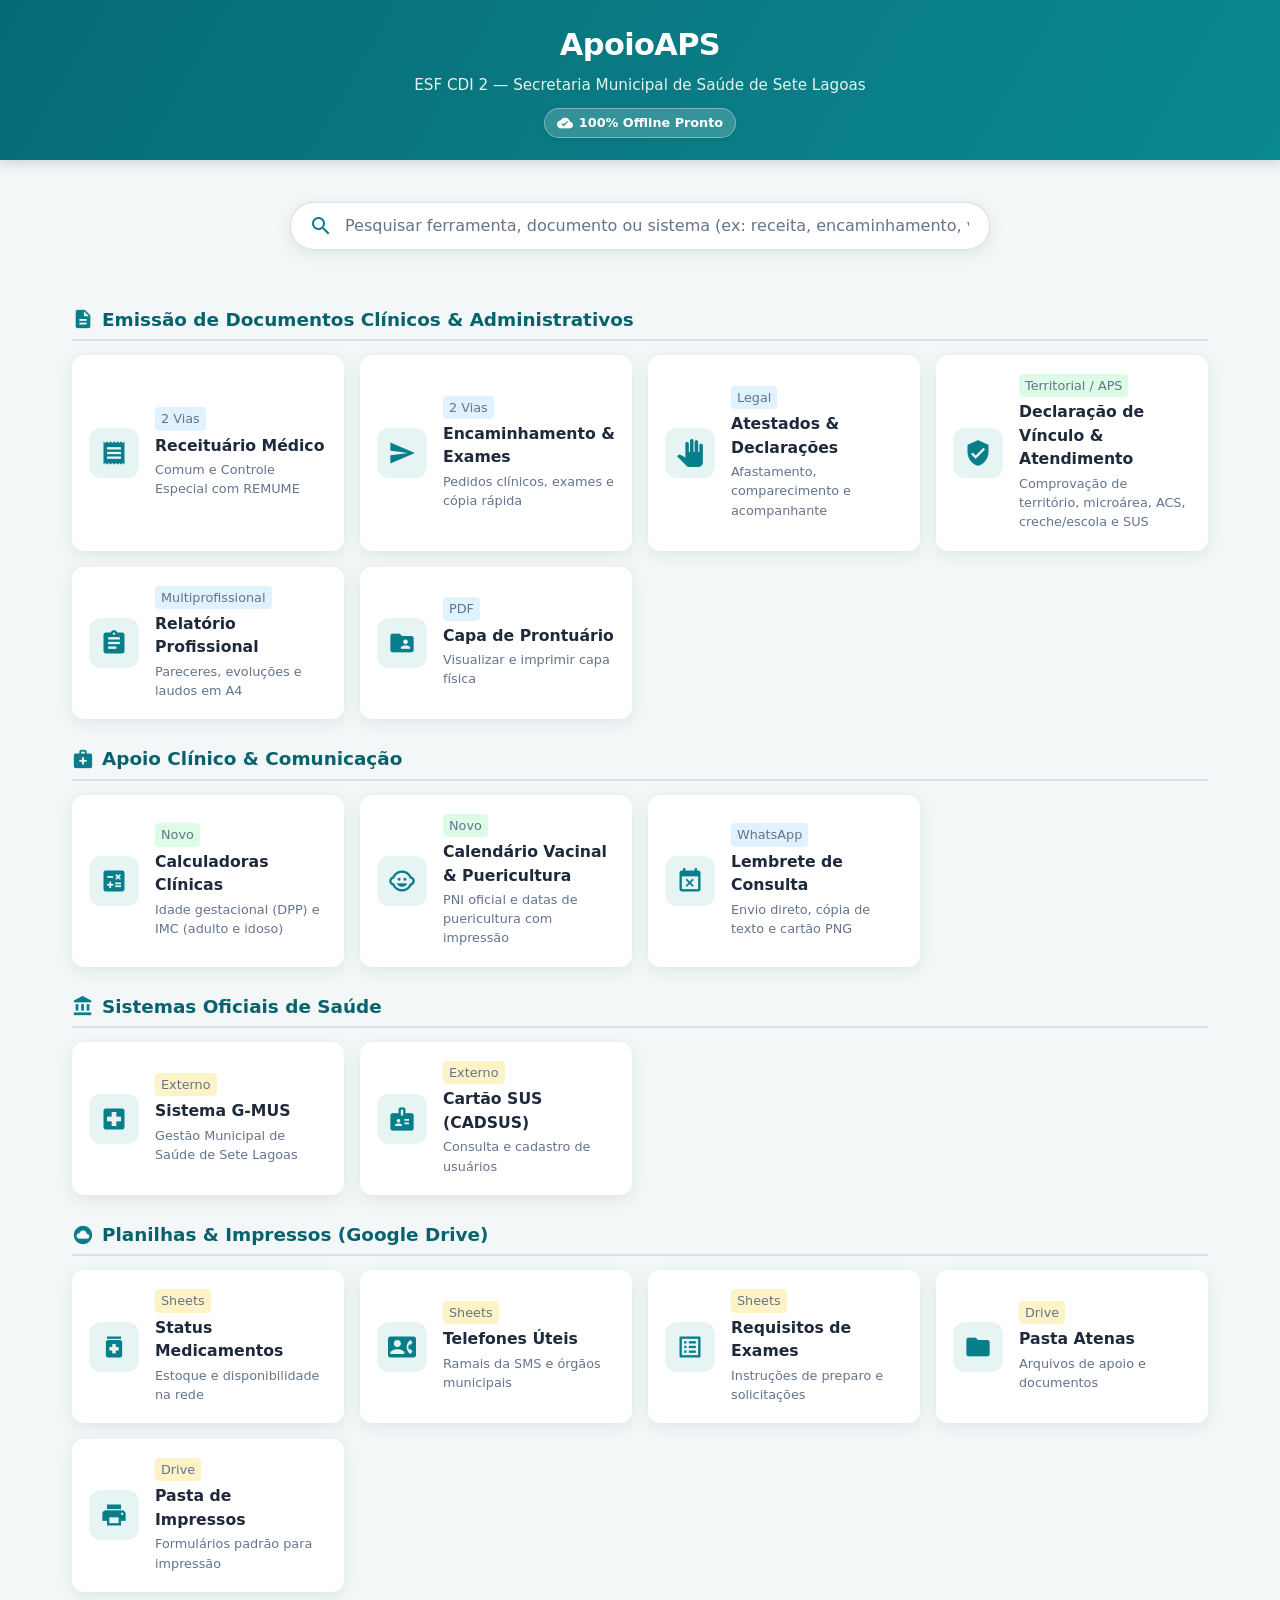
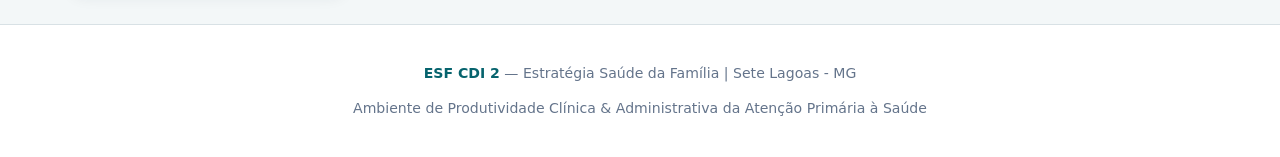
<file: index.html>
<!DOCTYPE html>
<html lang="pt-BR">
<head>
    <meta charset="UTF-8">
    <meta name="viewport" content="width=device-width, initial-scale=1.0">
    <title>ApoioAPS — ESF CDI 2</title>
    
    <link rel="manifest" href="manifest.webmanifest">
    <meta name="theme-color" content="#087e8b">
    <meta name="apple-mobile-web-app-capable" content="yes">
    <meta name="apple-mobile-web-app-status-bar-style" content="default">
    <link rel="icon" type="image/svg+xml" href="assets/icons/icon.svg">
    <link rel="apple-touch-icon" href="assets/icons/icon-192.png">
    
    <link rel="stylesheet" href="assets/css/common.css">
    <link rel="stylesheet" href="assets/css/home.css">
</head>
<body>
    
    <header class="app-bar">
        <h1>ApoioAPS</h1>
        <p>ESF CDI 2 — Secretaria Municipal de Saúde de Sete Lagoas</p>
        <div class="header-actions">
            <span id="statusRedeBadge" class="offline-pill online" title="Status de cache offline">
                <span class="material-icons">cloud_done</span> 100% Offline Pronto
            </span>
        </div>
    </header>

    <main class="container">
        
        <!-- Barra de Busca Rápida -->
        <div class="search-container">
            <div class="quick-search">
                <span class="material-icons" aria-hidden="true">search</span>
                <input type="text" id="filtroCards" placeholder="Pesquisar ferramenta, documento ou sistema (ex: receita, encaminhamento, vínculo, atestado, vacina, cadsus)..." autocomplete="off">
            </div>
        </div>

        <!-- 1. DOCUMENTOS CLÍNICOS & ADMINISTRATIVOS -->
        <div class="section-title-cat" data-category="docs">
            <span class="material-icons">description</span>
            Emissão de Documentos Clínicos & Administrativos
        </div>
        <div class="cards-grid" data-category-grid="docs">
            <a href="Arquivos/receita.html" class="card-item">
                <div class="icon-wrapper"><span class="material-icons">receipt</span></div>
                <div class="text-info">
                    <span class="badge-tag">2 Vias</span>
                    <strong>Receituário Médico</strong>
                    <span>Comum e Controle Especial com REMUME</span>
                </div>
            </a>

            <a href="Arquivos/encaminhamento.html" class="card-item">
                <div class="icon-wrapper"><span class="material-icons">send</span></div>
                <div class="text-info">
                    <span class="badge-tag">2 Vias</span>
                    <strong>Encaminhamento & Exames</strong>
                    <span>Pedidos clínicos, exames e cópia rápida</span>
                </div>
            </a>

            <a href="Arquivos/gerador_atestados.html" class="card-item">
                <div class="icon-wrapper"><span class="material-icons">pan_tool</span></div>
                <div class="text-info">
                    <span class="badge-tag">Legal</span>
                    <strong>Atestados & Declarações</strong>
                    <span>Afastamento, comparecimento e acompanhante</span>
                </div>
            </a>

            <a href="Arquivos/declaracao_vinculo.html" class="card-item">
                <div class="icon-wrapper"><span class="material-icons">verified_user</span></div>
                <div class="text-info">
                    <span class="badge-tag novo">Territorial / APS</span>
                    <strong>Declaração de Vínculo & Atendimento</strong>
                    <span>Comprovação de território, microárea, ACS, creche/escola e SUS</span>
                </div>
            </a>

            <a href="Arquivos/relatorios_funcionarios.html" class="card-item">
                <div class="icon-wrapper"><span class="material-icons">assignment</span></div>
                <div class="text-info">
                    <span class="badge-tag">Multiprofissional</span>
                    <strong>Relatório Profissional</strong>
                    <span>Pareceres, evoluções e laudos em A4</span>
                </div>
            </a>


            <a href="Arquivos/prontuario.html" class="card-item">
                <div class="icon-wrapper"><span class="material-icons">folder_shared</span></div>
                <div class="text-info">
                    <span class="badge-tag">PDF</span>
                    <strong>Capa de Prontuário</strong>
                    <span>Visualizar e imprimir capa física</span>
                </div>
            </a>
        </div>

        <!-- 2. FERRAMENTAS CLÍNICAS & APOIO -->
        <div class="section-title-cat" data-category="ferramentas">
            <span class="material-icons">medical_services</span>
            Apoio Clínico & Comunicação
        </div>
        <div class="cards-grid" data-category-grid="ferramentas">
            <a href="Arquivos/calculadoras.html" class="card-item">
                <div class="icon-wrapper"><span class="material-icons">calculate</span></div>
                <div class="text-info">
                    <span class="badge-tag novo">Novo</span>
                    <strong>Calculadoras Clínicas</strong>
                    <span>Idade gestacional (DPP) e IMC (adulto e idoso)</span>
                </div>
            </a>

            <a href="Arquivos/calendario_vacinal.html" class="card-item">
                <div class="icon-wrapper"><span class="material-icons">child_care</span></div>
                <div class="text-info">
                    <span class="badge-tag novo">Novo</span>
                    <strong>Calendário Vacinal & Puericultura</strong>
                    <span>PNI oficial e datas de puericultura com impressão</span>
                </div>
            </a>

            <a href="Arquivos/whatsapp-marcacao.html" class="card-item">
                <div class="icon-wrapper"><span class="material-icons">event_busy</span></div>
                <div class="text-info">
                    <span class="badge-tag">WhatsApp</span>
                    <strong>Lembrete de Consulta</strong>
                    <span>Envio direto, cópia de texto e cartão PNG</span>
                </div>
            </a>
        </div>

        <!-- 3. SISTEMAS OFICIAIS -->
        <div class="section-title-cat" data-category="sistemas">
            <span class="material-icons">account_balance</span>
            Sistemas Oficiais de Saúde
        </div>
        <div class="cards-grid" data-category-grid="sistemas">
            <a href="https://saude-gmus.setelagoas.mg.gov.br/home" target="_blank" rel="noopener" class="card-item" data-external="true">
                <div class="icon-wrapper"><span class="material-icons">local_hospital</span></div>
                <div class="text-info">
                    <span class="badge-tag externo">Externo</span>
                    <strong>Sistema G-MUS</strong>
                    <span>Gestão Municipal de Saúde de Sete Lagoas</span>
                </div>
            </a>


            <a href="https://cadastro.saude.gov.br/novocartao/restrito/usuarioConsulta.jsp" target="_blank" rel="noopener" class="card-item" data-external="true">
                <div class="icon-wrapper"><span class="material-icons">badge</span></div>
                <div class="text-info">
                    <span class="badge-tag externo">Externo</span>
                    <strong>Cartão SUS (CADSUS)</strong>
                    <span>Consulta e cadastro de usuários</span>
                </div>
            </a>
        </div>

        <!-- 4. PLANILHAS & ARQUIVOS EM NUVEM -->
        <div class="section-title-cat" data-category="arquivos">
            <span class="material-icons">cloud_circle</span>
            Planilhas & Impressos (Google Drive)
        </div>
        <div class="cards-grid" data-category-grid="arquivos">
            <a href="https://docs.google.com/spreadsheets/d/1627GTQGCTu96TJhS93V2tLjXKqd3T-xOIrxEXeFOsmQ/edit?gid=80329976#gid=80329976" target="_blank" rel="noopener" class="card-item" data-external="true">
                <div class="icon-wrapper"><span class="material-icons">medication</span></div>
                <div class="text-info">
                    <span class="badge-tag externo">Sheets</span>
                    <strong>Status Medicamentos</strong>
                    <span>Estoque e disponibilidade na rede</span>
                </div>
            </a>

            <a href="https://docs.google.com/spreadsheets/d/1NS8P3g774y_CAAti-vIdLlaxzapa-eVDKqXVWMTHuME/edit?usp=sharing" target="_blank" rel="noopener" class="card-item" data-external="true">
                <div class="icon-wrapper"><span class="material-icons">contact_phone</span></div>
                <div class="text-info">
                    <span class="badge-tag externo">Sheets</span>
                    <strong>Telefones Úteis</strong>
                    <span>Ramais da SMS e órgãos municipais</span>
                </div>
            </a>

            <a href="https://docs.google.com/spreadsheets/d/1UBiALXCMhoxTtzD1DYX5c7ahg0uitquZPUmWjxNzQs4/edit?gid=0#gid=0" target="_blank" rel="noopener" class="card-item" data-external="true">
                <div class="icon-wrapper"><span class="material-icons">list_alt</span></div>
                <div class="text-info">
                    <span class="badge-tag externo">Sheets</span>
                    <strong>Requisitos de Exames</strong>
                    <span>Instruções de preparo e solicitações</span>
                </div>
            </a>

            <a href="https://drive.google.com/drive/folders/13hhVECNgQnF3P6jBNNRQsLaYz6vKpGHY?usp=sharing" target="_blank" rel="noopener" class="card-item" data-external="true">
                <div class="icon-wrapper"><span class="material-icons">folder</span></div>
                <div class="text-info">
                    <span class="badge-tag externo">Drive</span>
                    <strong>Pasta Atenas</strong>
                    <span>Arquivos de apoio e documentos</span>
                </div>
            </a>

            <a href="https://drive.google.com/drive/folders/1-A2qrW7AIFkBQQsI0XKB9FkKOB4Rw8Y4?usp=sharing" target="_blank" rel="noopener" class="card-item" data-external="true">
                <div class="icon-wrapper"><span class="material-icons">print</span></div>
                <div class="text-info">
                    <span class="badge-tag externo">Drive</span>
                    <strong>Pasta de Impressos</strong>
                    <span>Formulários padrão para impressão</span>
                </div>
            </a>
        </div>

        <div id="noResults" class="no-results">
            Nenhuma ferramenta ou documento encontrado para a busca digitada.
        </div>
        
    </main>

    <footer class="app-footer">
        <p><strong>ESF CDI 2</strong> — Estratégia Saúde da Família | Sete Lagoas - MG</p>
        <p>Ambiente de Produtividade Clínica & Administrativa da Atenção Primária à Saúde</p>
    </footer>

    <script>
        const inputFiltro = document.getElementById('filtroCards');
        const noResults = document.getElementById('noResults');
        const cards = document.querySelectorAll('.card-item');
        const categories = document.querySelectorAll('.section-title-cat');

        function normalizarTexto(txt) {
            return (txt || '').toLowerCase().normalize('NFD').replace(/[\u0300-\u036f]/g, '').trim();
        }

        inputFiltro.addEventListener('input', function() {
            const termo = normalizarTexto(this.value);
            let totalVisiveis = 0;

            cards.forEach(card => {
                const texto = normalizarTexto(card.textContent);
                const corresponde = texto.includes(termo);
                card.style.display = corresponde ? 'flex' : 'none';
                if (corresponde) totalVisiveis++;
            });

            categories.forEach(cat => {
                const catId = cat.dataset.category;
                const grid = document.querySelector(`[data-category-grid="${catId}"]`);
                if (grid) {
                    const visiveisNoGrupo = [...grid.querySelectorAll('.card-item')].some(c => c.style.display !== 'none');
                    cat.style.display = visiveisNoGrupo ? 'flex' : 'none';
                    grid.style.display = visiveisNoGrupo ? 'grid' : 'none';
                }
            });

            noResults.style.display = totalVisiveis === 0 ? 'block' : 'none';
        });
    </script>
    <script src="assets/js/sw-register.js"></script>
</body>
</html>
</file>
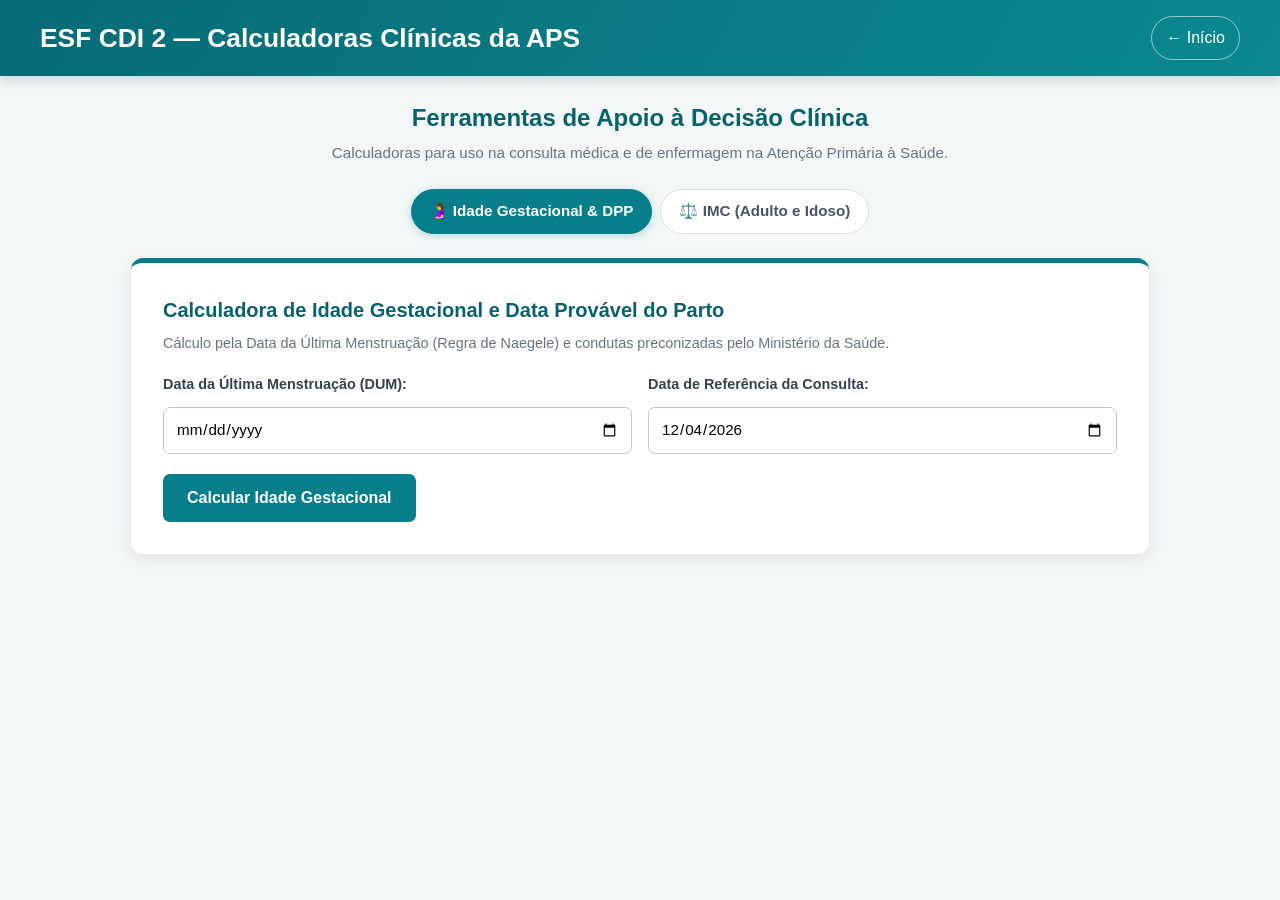
<file: Arquivos/calculadoras.html>
<!DOCTYPE html>
<html lang="pt-BR">
<head>
    <meta charset="UTF-8">
    <meta name="viewport" content="width=device-width, initial-scale=1.0">
    <title>Calculadoras Clínicas — ESF CDI 2</title>
    <link rel="stylesheet" href="../assets/css/common.css">
    <link rel="stylesheet" href="../assets/css/calculadoras.css">
    <script src="../assets/js/calculadoras.js" defer></script>
</head>
<body>

    <header class="app-header">
        <div class="app-header-inner">
            <h1>ESF CDI 2 — Calculadoras Clínicas da APS</h1>
            <a class="home-link" href="../index.html">← Início</a>
        </div>
    </header>

    <main class="calc-container">
        <div class="page-title">
            <h2>Ferramentas de Apoio à Decisão Clínica</h2>
            <p>Calculadoras para uso na consulta médica e de enfermagem na Atenção Primária à Saúde.</p>
        </div>

        <!-- Abas de Navegação -->
        <div class="tabs">
            <button type="button" class="tab-btn active" data-tab="tab-obstetrica">🤰 Idade Gestacional & DPP</button>
            <button type="button" class="tab-btn" data-tab="tab-imc">⚖️ IMC (Adulto e Idoso)</button>
        </div>

        <!-- 1. ABA OBSTÉTRICA -->
        <section id="tab-obstetrica" class="calc-card active">
            <h3>Calculadora de Idade Gestacional e Data Provável do Parto</h3>
            <p class="desc">Cálculo pela Data da Última Menstruação (Regra de Naegele) e condutas preconizadas pelo Ministério da Saúde.</p>
            
            <div class="form-grid">
                <div class="form-group">
                    <label for="dumInput">Data da Última Menstruação (DUM):</label>
                    <input type="date" id="dumInput" required>
                </div>
                <div class="form-group">
                    <label for="dataRefObstetrica">Data de Referência da Consulta:</label>
                    <input type="date" id="dataRefObstetrica">
                </div>
            </div>
            
            <button type="button" class="btn-calc" id="btnCalcObstetrica">Calcular Idade Gestacional</button>

            <div id="resObstetrica" class="result-box">
                <h4>Resultado Obstétrico</h4>
                <div class="result-grid">
                    <div class="result-item">
                        <span class="label">Idade Gestacional Atual</span>
                        <span class="value" id="igResultado">-</span>
                    </div>
                    <div class="result-item">
                        <span class="label">Data Provável do Parto (DPP)</span>
                        <span class="value" id="dppResultado">-</span>
                    </div>
                    <div class="result-item">
                        <span class="label">Trimestre Gestacional</span>
                        <span class="value" id="trimestreResultado">-</span>
                    </div>
                    <div class="result-item">
                        <span class="label">Dias Corridos</span>
                        <span class="value" id="diasResultado">-</span>
                    </div>
                </div>
                <div id="interpObstetrica" class="result-interpretation"></div>
            </div>
        </section>

        <!-- 2. ABA IMC -->
        <section id="tab-imc" class="calc-card">
            <h3>Cálculo de Índice de Massa Corporal (IMC)</h3>
            <p class="desc">Classificação diferenciada pela OMS para adultos e critérios de Lipschitz para idosos (≥ 60 anos).</p>
            
            <div class="form-grid">
                <div class="form-group">
                    <label for="pesoInput">Peso do Paciente (kg):</label>
                    <input type="number" id="pesoInput" step="0.1" placeholder="Ex: 72.5">
                </div>
                <div class="form-group">
                    <label for="alturaInput">Altura (cm ou metros):</label>
                    <input type="number" id="alturaInput" step="0.01" placeholder="Ex: 170 ou 1.70">
                </div>
                <div class="form-group">
                    <label for="idadeInput">Idade (anos):</label>
                    <input type="number" id="idadeInput" placeholder="Ex: 45">
                </div>
                <div class="form-group" style="justify-content: flex-end; padding-bottom: 8px;">
                    <label style="display: flex; align-items: center; gap: 8px; cursor: pointer;">
                        <input type="checkbox" id="chkIdoso" style="width: 20px; height: 20px; accent-color: var(--brand);">
                        Paciente Idoso (≥ 60 anos)
                    </label>
                </div>
            </div>

            <button type="button" class="btn-calc" id="btnCalcIMC">Calcular IMC</button>

            <div id="resIMC" class="result-box">
                <h4>Resultado Antropométrico</h4>
                <div class="result-grid">
                    <div class="result-item">
                        <span class="label">IMC Calculado</span>
                        <span class="value" id="imcResultado">-</span>
                    </div>
                    <div class="result-item">
                        <span class="label">Classificação Nutricional</span>
                        <span class="value" id="classifResultado">-</span>
                    </div>
                    <div class="result-item">
                        <span class="label">Faixa de Peso Recomendada</span>
                        <span class="value" id="pesoIdealResultado">-</span>
                    </div>
                </div>
                <div id="interpIMC" class="result-interpretation"></div>
            </div>
        </section>
    </main>

</body>
</html>
</file>
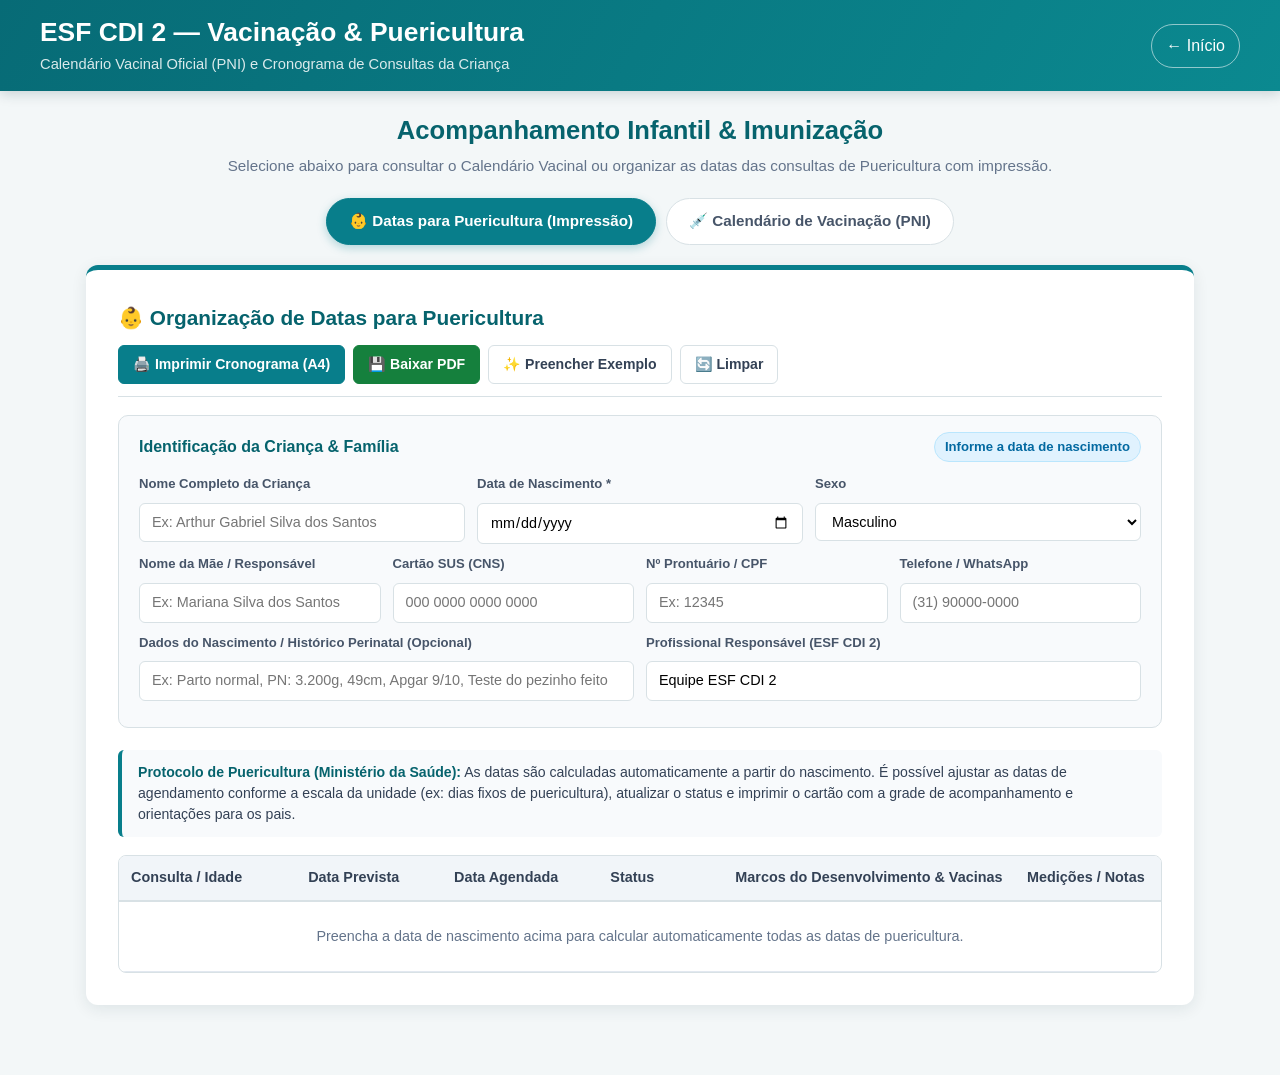
<file: Arquivos/calendario_vacinal.html>
<!DOCTYPE html>
<html lang="pt-BR">
<head>
    <meta charset="UTF-8">
    <meta name="viewport" content="width=device-width, initial-scale=1.0">
    <title>Vacinação & Puericultura — ESF CDI 2</title>
    <link rel="stylesheet" href="../assets/css/common.css">
    <link rel="stylesheet" href="../assets/css/calendario_vacinal.css">
    <script src="../assets/js/vendor/html2canvas.min.js"></script>
    <script src="../assets/js/vendor/jspdf.umd.min.js"></script>
    <script src="../assets/js/exportar-pdf.js"></script>
    <script src="../assets/js/calendario_vacinal.js" defer></script>
</head>
<body>

    <header class="app-header">
        <div class="app-header-inner">
            <div>
                <h1>ESF CDI 2 — Vacinação & Puericultura</h1>
                <p>Calendário Vacinal Oficial (PNI) e Cronograma de Consultas da Criança</p>
            </div>
            <a class="home-link" href="../index.html">← Início</a>
        </div>
    </header>

    <main class="guide-container">
        <div class="page-header">
            <h2>Acompanhamento Infantil & Imunização</h2>
            <p>Selecione abaixo para consultar o Calendário Vacinal ou organizar as datas das consultas de Puericultura com impressão.</p>
        </div>

        <div class="tabs">
            <button type="button" class="tab-btn active" data-tab="tab-puericultura">👶 Datas para Puericultura (Impressão)</button>
            <button type="button" class="tab-btn" data-tab="tab-vacinas">💉 Calendário de Vacinação (PNI)</button>
        </div>

        <!-- ========================================================
             1. ORGANIZAÇÃO DE DATAS PARA PUERICULTURA
             ======================================================== -->
        <section id="tab-puericultura" class="guide-section active">
            <div class="section-head">
                <h3>👶 Organização de Datas para Puericultura</h3>
                <div class="section-actions">
                    <button type="button" class="btn-action btn-primary" id="btn-imprimir-pueri">🖨️ Imprimir Cronograma (A4)</button>
                    <button type="button" class="btn-action btn-success" id="btn-pdf-pueri">💾 Baixar PDF</button>
                    <button type="button" class="btn-action" id="btn-exemplo-pueri">✨ Preencher Exemplo</button>
                    <button type="button" class="btn-action" id="btn-limpar-pueri">🔄 Limpar</button>
                </div>
            </div>

            <!-- Formulário do Paciente / Criança -->
            <div class="patient-form-card">
                <div class="patient-form-title">
                    <span>Identificação da Criança & Família</span>
                    <span class="age-badge" id="badge-idade-atual">Informe a data de nascimento</span>
                </div>

                <div class="form-row">
                    <div class="form-group" style="flex: 2 1 240px;">
                        <label for="pueri-nome">Nome Completo da Criança</label>
                        <input type="text" id="pueri-nome" placeholder="Ex: Arthur Gabriel Silva dos Santos">
                    </div>
                    <div class="form-group" style="flex: 1 1 160px;">
                        <label for="pueri-nasc">Data de Nascimento *</label>
                        <input type="date" id="pueri-nasc" required>
                    </div>
                    <div class="form-group" style="flex: 1 1 120px;">
                        <label for="pueri-sexo">Sexo</label>
                        <select id="pueri-sexo">
                            <option value="Masculino">Masculino</option>
                            <option value="Feminino">Feminino</option>
                        </select>
                    </div>
                </div>

                <div class="form-row">
                    <div class="form-group" style="flex: 2 1 240px;">
                        <label for="pueri-mae">Nome da Mãe / Responsável</label>
                        <input type="text" id="pueri-mae" placeholder="Ex: Mariana Silva dos Santos">
                    </div>
                    <div class="form-group" style="flex: 1 1 160px;">
                        <label for="pueri-cns">Cartão SUS (CNS)</label>
                        <input type="text" id="pueri-cns" placeholder="000 0000 0000 0000">
                    </div>
                    <div class="form-group" style="flex: 1 1 140px;">
                        <label for="pueri-prontuario">Nº Prontuário / CPF</label>
                        <input type="text" id="pueri-prontuario" placeholder="Ex: 12345">
                    </div>
                    <div class="form-group" style="flex: 1 1 150px;">
                        <label for="pueri-tel">Telefone / WhatsApp</label>
                        <input type="text" id="pueri-tel" placeholder="(31) 90000-0000">
                    </div>
                </div>

                <div class="form-row">
                    <div class="form-group" style="flex: 2 1 300px;">
                        <label for="pueri-obs">Dados do Nascimento / Histórico Perinatal (Opcional)</label>
                        <input type="text" id="pueri-obs" placeholder="Ex: Parto normal, PN: 3.200g, 49cm, Apgar 9/10, Teste do pezinho feito">
                    </div>
                    <div class="form-group" style="flex: 1 1 200px;">
                        <label for="pueri-prof">Profissional Responsável (ESF CDI 2)</label>
                        <input type="text" id="pueri-prof" value="Equipe ESF CDI 2">
                    </div>
                </div>
            </div>

            <div class="info-card">
                <strong>Protocolo de Puericultura (Ministério da Saúde):</strong> As datas são calculadas automaticamente a partir do nascimento. É possível ajustar as datas de agendamento conforme a escala da unidade (ex: dias fixos de puericultura), atualizar o status e imprimir o cartão com a grade de acompanhamento e orientações para os pais.
            </div>

            <!-- Tabela Interativa de Puericultura -->
            <div class="table-responsive">
                <table id="tabelaPuericultura">
                    <thead>
                        <tr>
                            <th style="width: 17%;">Consulta / Idade</th>
                            <th style="width: 14%;">Data Prevista</th>
                            <th style="width: 15%;">Data Agendada</th>
                            <th style="width: 12%;">Status</th>
                            <th style="width: 28%;">Marcos do Desenvolvimento & Vacinas</th>
                            <th style="width: 14%;">Medições / Notas</th>
                        </tr>
                    </thead>
                    <tbody id="corpo-tabela-puericultura">
                        <tr>
                            <td colspan="6" style="text-align: center; padding: 24px; color: var(--muted);">
                                Preencha a data de nascimento acima para calcular automaticamente todas as datas de puericultura.
                            </td>
                        </tr>
                    </tbody>
                </table>
            </div>
        </section>

        <!-- ========================================================
             2. CALENDÁRIO VACINAL OFICIAL (PNI)
             ======================================================== -->
        <section id="tab-vacinas" class="guide-section">
            <div class="section-head">
                <h3>💉 Calendário Nacional de Vacinação (PNI)</h3>
                <div class="section-actions">
                    <button type="button" class="btn-action btn-primary" id="btn-imprimir-vacinas">🖨️ Imprimir Calendário Vacinal</button>
                </div>
            </div>

            <div class="search-toolbar">
                <div class="search-box">
                    <input type="text" id="filtroVacina" placeholder="Buscar por vacina, idade, reforço ou doença (ex: BCG, 2 meses, Meningo, Febre Amarela, Gestante)...">
                </div>
                <div class="filter-chips">
                    <button type="button" class="chip active" data-filter="todos">Todas as Fases</button>
                    <button type="button" class="chip" data-filter="crianca">👶 Criança (0 a 4 anos)</button>
                    <button type="button" class="chip" data-filter="adolescente">🧑 Adolescente (9 a 14 anos)</button>
                    <button type="button" class="chip" data-filter="gestante">🤰 Gestantes</button>
                    <button type="button" class="chip" data-filter="adulto">👵 Adultos & Idosos</button>
                </div>
            </div>

            <div class="table-responsive">
                <table id="tabelaVacinas">
                    <thead>
                        <tr>
                            <th style="width: 16%;">Idade / Fase</th>
                            <th style="width: 28%;">Vacina</th>
                            <th style="width: 16%;">Dose</th>
                            <th style="width: 40%;">Doenças Evitadas / Observações</th>
                        </tr>
                    </thead>
                    <tbody>
                        <!-- Criança -->
                        <tr data-grupo="crianca">
                            <td><strong>Ao nascer</strong></td>
                            <td>BCG</td>
                            <td>Dose única</td>
                            <td>Formas graves de tuberculose (miliar e meníngea)</td>
                        </tr>
                        <tr data-grupo="crianca">
                            <td><strong>Ao nascer</strong></td>
                            <td>Hepatite B</td>
                            <td>Dose ao nascer</td>
                            <td>Hepatite B (ideal aplicar nas primeiras 24 horas de vida)</td>
                        </tr>
                        <tr data-grupo="crianca">
                            <td><strong>2 meses</strong></td>
                            <td>Pentavalente + VIP + Pneumo 10 + Rotavírus</td>
                            <td>1ª Dose</td>
                            <td>Difteria, Tétano, Coqueluche, Hib, Hep B (Penta); Poliomielite (VIP); Pneumonias/Meningites (Pneumo 10); Diarreia por Rotavírus</td>
                        </tr>
                        <tr data-grupo="crianca">
                            <td><strong>3 meses</strong></td>
                            <td>Meningocócica C (Conjugada)</td>
                            <td>1ª Dose</td>
                            <td>Doença meningocócica sorogrupo C (meningite e meningococcemia)</td>
                        </tr>
                        <tr data-grupo="crianca">
                            <td><strong>4 meses</strong></td>
                            <td>Pentavalente + VIP + Pneumo 10 + Rotavírus</td>
                            <td>2ª Dose</td>
                            <td>Segunda dose do esquema básico primário</td>
                        </tr>
                        <tr data-grupo="crianca">
                            <td><strong>5 meses</strong></td>
                            <td>Meningocócica C (Conjugada)</td>
                            <td>2ª Dose</td>
                            <td>Segunda dose do esquema básico</td>
                        </tr>
                        <tr data-grupo="crianca">
                            <td><strong>6 meses</strong></td>
                            <td>Pentavalente + VIP</td>
                            <td>3ª Dose</td>
                            <td>Conclusão do esquema primário de Penta e Poliomielite (VIP)</td>
                        </tr>
                        <tr data-grupo="crianca">
                            <td><strong>9 meses</strong></td>
                            <td>Febre Amarela</td>
                            <td>Dose inicial</td>
                            <td>Febre Amarela (reforço programado aos 4 anos)</td>
                        </tr>
                        <tr data-grupo="crianca">
                            <td><strong>12 meses (1 ano)</strong></td>
                            <td>Tríplice Viral + Pneumo 10 + Meningo C</td>
                            <td>1ª Dose / Reforços</td>
                            <td>Sarampo, Caxumba e Rubéola (Tríplice Viral); 1º Reforço de Pneumo 10 e Meningo C</td>
                        </tr>
                        <tr data-grupo="crianca">
                            <td><strong>15 meses</strong></td>
                            <td>DTP + VOP/VIP + Hepatite A + Tetra Viral</td>
                            <td>1º Reforço / Única</td>
                            <td>1º reforço DTP e Polio; Dose única de Hepatite A; Tetra Viral (ou Tríplice + Varicela)</td>
                        </tr>
                        <tr data-grupo="crianca">
                            <td><strong>4 anos</strong></td>
                            <td>DTP + VOP/VIP + Febre Amarela + Varicela</td>
                            <td>2º Reforço</td>
                            <td>2º reforço de DTP e Polio; Reforço Febre Amarela; 2ª dose Varicela atenuada</td>
                        </tr>

                        <!-- Adolescente -->
                        <tr data-grupo="adolescente">
                            <td><strong>9 a 14 anos</strong></td>
                            <td>HPV Quadrivalente</td>
                            <td>Dose única</td>
                            <td>Câncer de colo do útero, vulva, pênis, ânus e verrugas genitais (Meninos e meninas)</td>
                        </tr>
                        <tr data-grupo="adolescente">
                            <td><strong>11 a 14 anos</strong></td>
                            <td>Meningocócica ACWY</td>
                            <td>Dose única / Reforço</td>
                            <td>Meningites e infecções generalizadas graves causadas pelos sorogrupos A, C, W e Y</td>
                        </tr>

                        <!-- Gestante -->
                        <tr data-grupo="gestante">
                            <td><strong>Gestantes</strong></td>
                            <td>dTpa (Acelular)</td>
                            <td>1 dose a cada gestação</td>
                            <td>A partir da 20ª semana gestacional (proteção passiva do recém-nascido contra coqueluche)</td>
                        </tr>
                        <tr data-grupo="gestante">
                            <td><strong>Gestantes</strong></td>
                            <td>Hepatite B + dT + Influenza</td>
                            <td>Conforme histórico</td>
                            <td>Completar esquema de dT (3 doses se não vacinada) e vacinação anual contra Influenza</td>
                        </tr>

                        <!-- Adultos e Idosos -->
                        <tr data-grupo="adulto">
                            <td><strong>Adultos (20 a 59 anos)</strong></td>
                            <td>dT (Dupla Adulto)</td>
                            <td>Reforço a cada 10 anos</td>
                            <td>Difteria e Tétano (reforço a cada 5 anos em caso de ferimentos graves ou gestação)</td>
                        </tr>
                        <tr data-grupo="adulto">
                            <td><strong>Adultos (20 a 59 anos)</strong></td>
                            <td>Febre Amarela + Hepatite B + Tríplice Viral</td>
                            <td>Conforme histórico</td>
                            <td>Atualização de doses em atraso conforme carteira de vacinação</td>
                        </tr>
                        <tr data-grupo="adulto">
                            <td><strong>Idosos (60+ anos)</strong></td>
                            <td>Influenza + Pneumo 23</td>
                            <td>Anual / Específica</td>
                            <td>Gripe anual em campanha; Pneumocócica 23-valente para institucionalizados e acamados</td>
                        </tr>
                    </tbody>
                </table>
            </div>
        </section>
    </main>

    <!-- ========================================================
         ÁREA DE IMPRESSÃO A4: CRONOGRAMA DE PUERICULTURA
         ======================================================== -->
    <div id="area-impressao-puericultura" class="print-sheet active-print">
        <div class="print-header">
            <img src="../assets/logo.png" alt="Prefeitura de Sete Lagoas">
            <div class="print-header-text">
                <h1>Prefeitura Municipal de Sete Lagoas — Secretaria de Saúde</h1>
                <p>Estratégia Saúde da Família (ESF) CDI 2 — Atenção Primária à Saúde</p>
            </div>
        </div>

        <div class="print-doc-title">
            <h2>Cronograma & Cartão de Agendamento de Puericultura</h2>
            <span>Acompanhamento do Crescimento e Desenvolvimento Infantil (Ministério da Saúde / SBP)</span>
        </div>

        <div class="print-patient-box">
            <div class="print-patient-grid">
                <div><strong>Criança:</strong> <span id="print-pueri-nome">Arthur Gabriel Silva dos Santos</span></div>
                <div><strong>Nascimento:</strong> <span id="print-pueri-nasc">15/05/2026</span></div>
                <div><strong>Idade Atual:</strong> <span id="print-pueri-idade">2 meses e 10 dias</span></div>
                <div><strong>Mãe/Resp.:</strong> <span id="print-pueri-mae">Mariana Silva dos Santos</span></div>
                <div><strong>Cartão SUS:</strong> <span id="print-pueri-cns">—</span></div>
                <div><strong>Prontuário:</strong> <span id="print-pueri-prontuario">—</span></div>
                <div><strong>Telefone:</strong> <span id="print-pueri-tel">—</span></div>
                <div><strong>Sexo:</strong> <span id="print-pueri-sexo">Masculino</span></div>
                <div><strong>Unidade:</strong> <span>ESF CDI 2</span></div>
            </div>
        </div>

        <div id="print-pueri-obs-box" class="print-notes-box" style="display: none;">
            <strong>Histórico Perinatal / Observações:</strong> <span id="print-pueri-obs"></span>
        </div>

        <table class="print-table">
            <thead>
                <tr>
                    <th style="width: 17%;">Consulta / Idade</th>
                    <th style="width: 15%; text-align: center;">Data Prevista / Agendada</th>
                    <th style="width: 38%;">Ações Clínicas & Vacinas do Período</th>
                    <th style="width: 16%;">Medições</th>
                    <th style="width: 14%; text-align: center;">Data Realizada / Visto</th>
                </tr>
            </thead>
            <tbody id="print-tabela-puericultura-corpo">
                <!-- Inserido dinamicamente via javascript -->
            </tbody>
        </table>

        <div class="print-notes-box">
            <strong>Orientações aos Pais & Cuidados Essenciais (ESF CDI 2):</strong><br>
            • <strong>Aleitamento Materno:</strong> Exclusivo até os 6 meses (sem água, chás ou outros alimentos). A partir dos 6 meses, iniciar introdução de alimentos saudáveis in natura e manter o leite materno até 2 anos ou mais.<br>
            • <strong>Vacinas:</strong> Traga a Caderneta de Vacinação em todas as consultas da UBS. Mantenha as vacinas em dia mesmo que a criança esteja assintomática.<br>
            • <strong>Suplementação:</strong> Administrar Vitamina D (400 UI/dia) do 1º ao 12º mês; Sulfato Ferroso profilático a partir dos 6 meses conforme prescrição.<br>
            • <strong>Telas Digitais:</strong> ZERO telas (celular, TV, tablet) recomendadas até os 2 anos de vida para proteger a visão e o desenvolvimento da fala.<br>
            • <strong>Sinais de Alerta:</strong> Febre (>37,8°C), dificuldade de respirar/gemência, recusa total das mamadas ou prostração — procurar imediatamente atendimento médico na UBS ou UPA.
        </div>

        <div class="print-footer-signatures">
            <div class="sign-box">
                <div class="sign-line"></div>
                <div>Assinatura do Responsável</div>
            </div>
            <div class="sign-box">
                <div class="sign-line"></div>
                <div id="print-pueri-prof-assinatura">Equipe de Saúde — ESF CDI 2</div>
                <div style="font-size: 7pt; color: #555;">Sete Lagoas - MG</div>
            </div>
        </div>
    </div>

    <!-- ========================================================
         ÁREA DE IMPRESSÃO A4: CALENDÁRIO VACINAL (PNI)
         ======================================================== -->
    <div id="area-impressao-vacinas" class="print-sheet print-vacinas">
        <div class="print-header">
            <img src="../assets/logo.png" alt="Prefeitura de Sete Lagoas">
            <div class="print-header-text">
                <h1>Prefeitura Municipal de Sete Lagoas — Secretaria de Saúde</h1>
                <p>Estratégia Saúde da Família (ESF) CDI 2 — Calendário Nacional de Vacinação (PNI)</p>
            </div>
        </div>

        <div class="print-doc-title">
            <h2>Calendário Oficial de Vacinação — PNI / Ministério da Saúde</h2>
            <span>Referência para Imunização da Criança, Adolescente, Adulto, Gestante e Idoso</span>
        </div>

        <table class="print-table">
            <thead>
                <tr>
                    <th style="width: 15%;">Idade / Fase</th>
                    <th style="width: 28%;">Vacina</th>
                    <th style="width: 15%;">Dose</th>
                    <th style="width: 42%;">Doenças Evitadas / Observações</th>
                </tr>
            </thead>
            <tbody>
                <tr><td><strong>Ao nascer</strong></td><td>BCG</td><td>Dose única</td><td>Formas graves de tuberculose (miliar e meníngea)</td></tr>
                <tr><td><strong>Ao nascer</strong></td><td>Hepatite B</td><td>Dose ao nascer</td><td>Hepatite B (ideal nas primeiras 24 horas de vida)</td></tr>
                <tr><td><strong>2 meses</strong></td><td>Pentavalente + VIP + Pneumo 10 + Rotavírus</td><td>1ª Dose</td><td>Difteria, Tétano, Coqueluche, Hib, Hep B; Poliomielite; Pneumonias e Meningites; Diarreia Rotavírus</td></tr>
                <tr><td><strong>3 meses</strong></td><td>Meningocócica C (Conjugada)</td><td>1ª Dose</td><td>Doença meningocócica sorogrupo C</td></tr>
                <tr><td><strong>4 meses</strong></td><td>Pentavalente + VIP + Pneumo 10 + Rotavírus</td><td>2ª Dose</td><td>2ª dose do esquema básico primário</td></tr>
                <tr><td><strong>5 meses</strong></td><td>Meningocócica C (Conjugada)</td><td>2ª Dose</td><td>2ª dose do esquema básico</td></tr>
                <tr><td><strong>6 meses</strong></td><td>Pentavalente + VIP</td><td>3ª Dose</td><td>Conclusão do esquema primário de Penta e Poliomielite</td></tr>
                <tr><td><strong>9 meses</strong></td><td>Febre Amarela</td><td>Dose inicial</td><td>Febre Amarela (reforço aos 4 anos)</td></tr>
                <tr><td><strong>12 meses (1 ano)</strong></td><td>Tríplice Viral + Pneumo 10 + Meningo C</td><td>1ª Dose / Reforços</td><td>Sarampo, Caxumba, Rubéola; Reforço de Pneumo 10 e Meningo C</td></tr>
                <tr><td><strong>15 meses</strong></td><td>DTP + VOP/VIP + Hepatite A + Tetra Viral</td><td>1º Reforço / Única</td><td>1º reforço DTP e Polio; Hepatite A (dose única); Tetra Viral (ou Tríplice + Varicela)</td></tr>
                <tr><td><strong>4 anos</strong></td><td>DTP + VOP/VIP + Febre Amarela + Varicela</td><td>2º Reforço</td><td>2º reforço DTP e Polio; Reforço Febre Amarela; 2ª dose Varicela</td></tr>
                <tr><td><strong>9 a 14 anos</strong></td><td>HPV Quadrivalente</td><td>Dose única</td><td>Câncer de colo do útero, vulva, pênis, ânus e verrugas genitais (Meninos e Meninas)</td></tr>
                <tr><td><strong>11 a 14 anos</strong></td><td>Meningocócica ACWY</td><td>Dose única / Reforço</td><td>Meningites e infecções generalizadas graves pelos sorogrupos A, C, W e Y</td></tr>
                <tr><td><strong>Gestantes</strong></td><td>dTpa (Acelular)</td><td>1 dose a cada gestação</td><td>A partir da 20ª semana gestacional (protege o recém-nascido da coqueluche)</td></tr>
                <tr><td><strong>Gestantes</strong></td><td>Hepatite B + dT + Influenza</td><td>Conforme histórico</td><td>Completar esquema de 3 doses de dT e dose anual da gripe</td></tr>
                <tr><td><strong>Adultos</strong></td><td>dT (Dupla Adulto)</td><td>Reforço a cada 10 anos</td><td>Difteria e Tétano (a cada 5 anos em caso de ferimento grave ou gravidez)</td></tr>
                <tr><td><strong>Idosos (60+ anos)</strong></td><td>Influenza + Pneumo 23</td><td>Anual / Específica</td><td>Vacinação anual de gripe e Pneumo 23 para acamados/institucionalizados</td></tr>
            </tbody>
        </table>

        <div style="font-size: 7.5pt; color: #475569; text-align: center; margin-top: 12px; border-top: 1px solid #cbd5e1; padding-top: 6px;">
            ESF CDI 2 — Rua Expedicionário Alberto Martins, Bairro CDI II, Sete Lagoas - MG | Telefone da Unidade: (31) 3773-0000
        </div>
    </div>

</body>
</html>
</file>
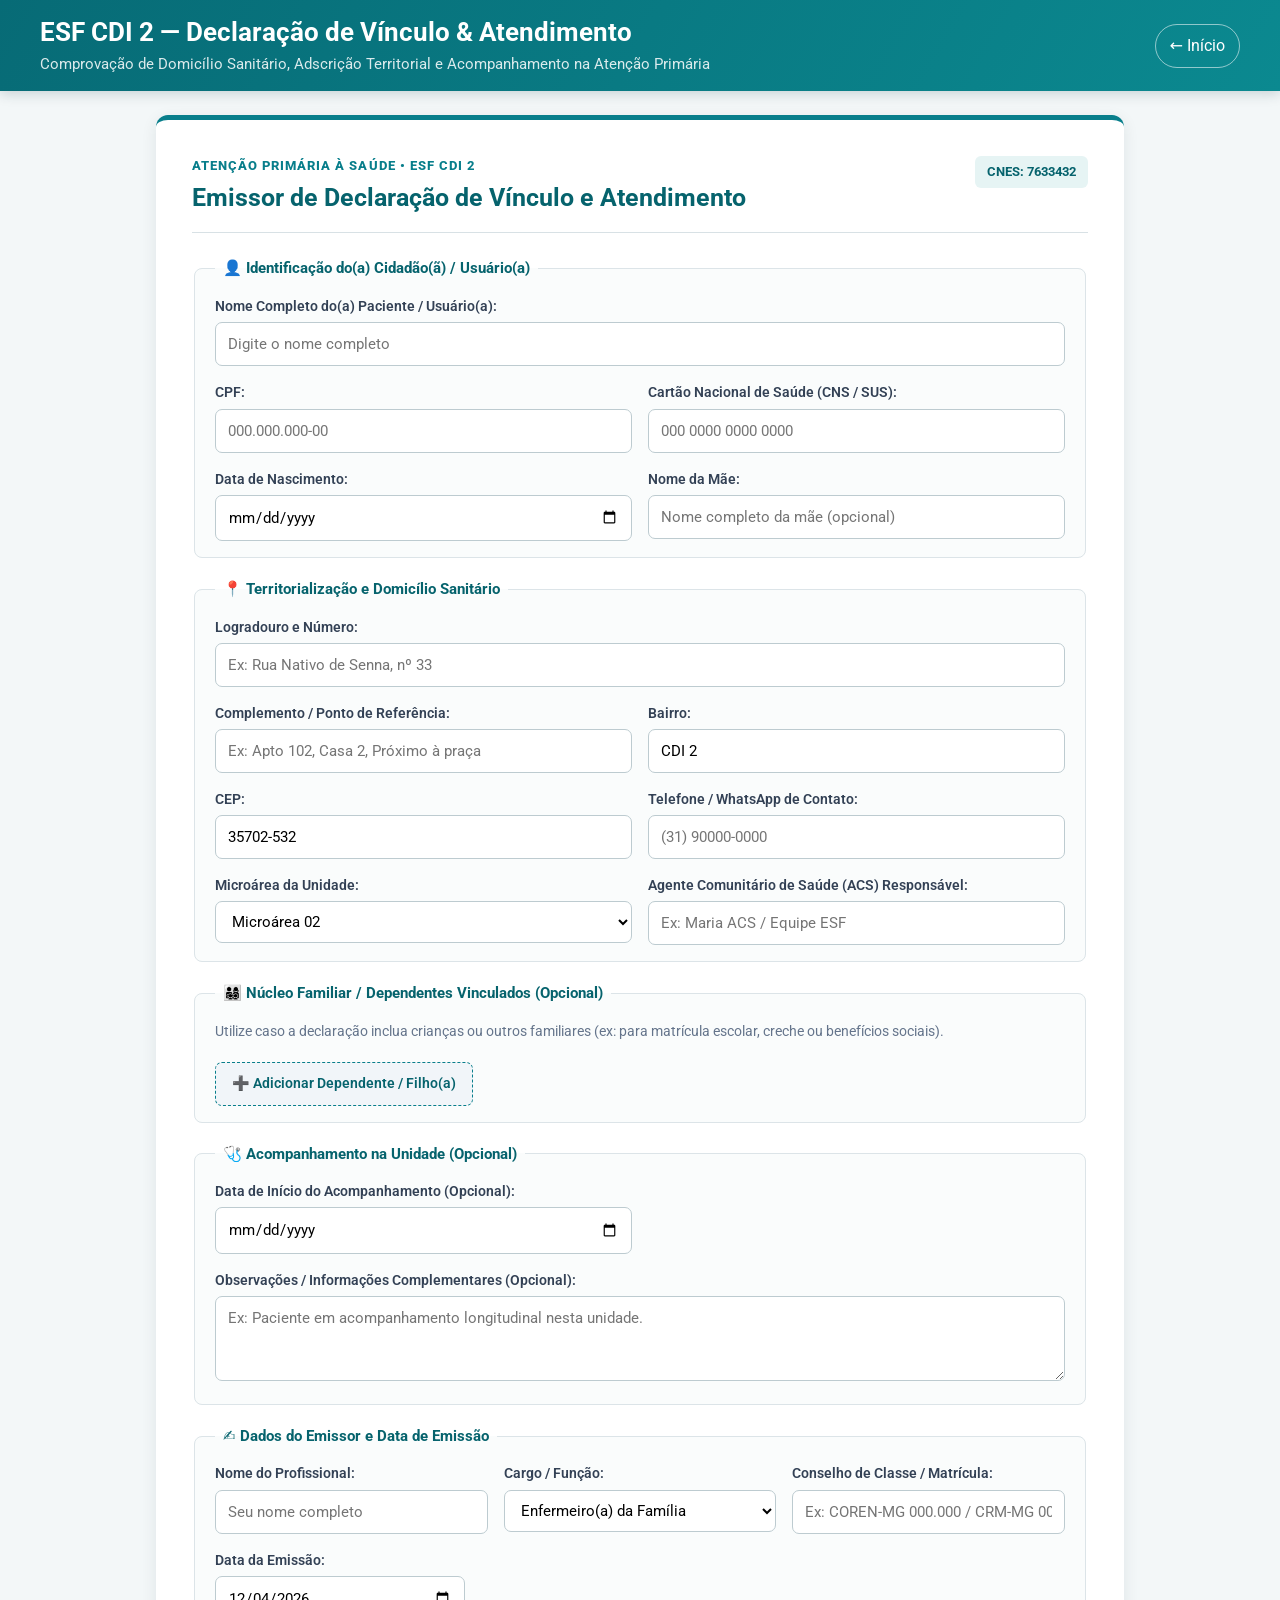
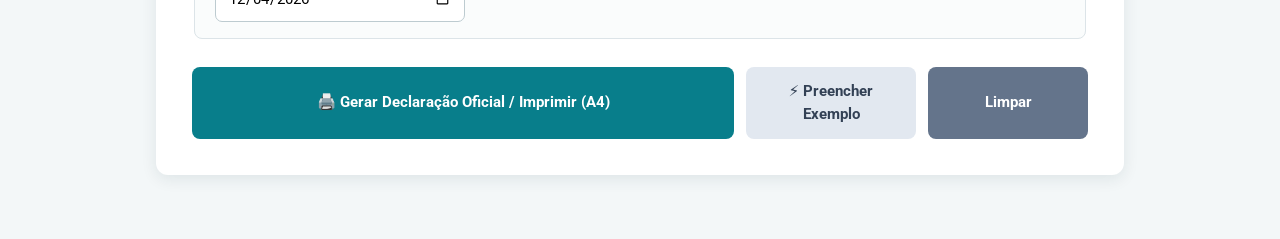
<file: Arquivos/declaracao_vinculo.html>
<!DOCTYPE html>
<html lang="pt-BR">
<head>
    <meta charset="UTF-8">
    <meta name="viewport" content="width=device-width, initial-scale=1.0">
    <title>Declaração de Vínculo e Atendimento - ESF CDI 2</title>
    
    <link href="https://fonts.googleapis.com/css2?family=Roboto:wght@300;400;500;700&display=swap" rel="stylesheet">
    <link rel="stylesheet" href="../assets/css/common.css">
    <link rel="stylesheet" href="../assets/css/declaracao_vinculo.css">
    
    <!-- Scripts de Geração e Exportação de PDF -->
    <script src="../assets/js/vendor/html2canvas.min.js"></script>
    <script src="../assets/js/vendor/jspdf.umd.min.js"></script>
    <script src="../assets/js/exportar-pdf.js"></script>
    <script src="../assets/js/declaracao_vinculo.js" defer></script>
</head>
<body>
    
    <header class="app-header">
        <div class="app-header-inner">
            <div>
                <h1>ESF CDI 2 — Declaração de Vínculo & Atendimento</h1>
                <p>Comprovação de Domicílio Sanitário, Adscrição Territorial e Acompanhamento na Atenção Primária</p>
            </div>
            <a class="home-link" href="../index.html">← Início</a>
        </div>
    </header>

    <main class="vinculo-screen">
        <section class="form-card vinculo-form-card">
            <div class="section-heading">
                <div>
                    <p class="eyebrow">Atenção Primária à Saúde • ESF CDI 2</p>
                    <h2>Emissor de Declaração de Vínculo e Atendimento</h2>
                </div>
                <span class="section-mark">CNES: 7633432</span>
            </div>

            <form id="vinculoForm">
                
                <!-- 1. IDENTIFICAÇÃO DO USUÁRIO / TITULAR -->
                <fieldset class="form-fieldset">
                    <legend>👤 Identificação do(a) Cidadão(ã) / Usuário(a)</legend>
                    <div class="vinculo-grid">
                        <div class="form-group full-width">
                            <label for="nome">Nome Completo do(a) Paciente / Usuário(a):</label>
                            <input type="text" id="nome" placeholder="Digite o nome completo" required>
                        </div>
                        <div class="form-group">
                            <label for="cpf">CPF:</label>
                            <input type="text" id="cpf" placeholder="000.000.000-00" maxlength="14" required>
                        </div>
                        <div class="form-group">
                            <label for="cns">Cartão Nacional de Saúde (CNS / SUS):</label>
                            <input type="text" id="cns" placeholder="000 0000 0000 0000" maxlength="18">
                        </div>
                        <div class="form-group">
                            <label for="nascimento">Data de Nascimento:</label>
                            <input type="date" id="nascimento" required>
                        </div>
                        <div class="form-group">
                            <label for="nomeMae">Nome da Mãe:</label>
                            <input type="text" id="nomeMae" placeholder="Nome completo da mãe (opcional)">
                        </div>
                    </div>
                </fieldset>

                <!-- 2. TERRITORIALIZAÇÃO E ENDEREÇO NA ESF CDI 2 -->
                <fieldset class="form-fieldset">
                    <legend>📍 Territorialização e Domicílio Sanitário</legend>
                    <div class="vinculo-grid">
                        <div class="form-group full-width">
                            <label for="endereco">Logradouro e Número:</label>
                            <input type="text" id="endereco" placeholder="Ex: Rua Nativo de Senna, nº 33" required>
                        </div>
                        <div class="form-group">
                            <label for="complemento">Complemento / Ponto de Referência:</label>
                            <input type="text" id="complemento" placeholder="Ex: Apto 102, Casa 2, Próximo à praça">
                        </div>
                        <div class="form-group">
                            <label for="bairro">Bairro:</label>
                            <input type="text" id="bairro" value="CDI 2" required>
                        </div>
                        <div class="form-group">
                            <label for="cep">CEP:</label>
                            <input type="text" id="cep" value="35702-532" maxlength="9">
                        </div>
                        <div class="form-group">
                            <label for="telefone">Telefone / WhatsApp de Contato:</label>
                            <input type="text" id="telefone" placeholder="(31) 90000-0000">
                        </div>
                        <div class="form-group">
                            <label for="microarea">Microárea da Unidade:</label>
                            <select id="microarea">
                                <option value="Microárea 01">Microárea 01</option>
                                <option value="Microárea 02" selected>Microárea 02</option>
                                <option value="Microárea 03">Microárea 03</option>
                                <option value="Microárea 04">Microárea 04</option>
                                <option value="Microárea 05">Microárea 05</option>
                                <option value="Microárea 06">Microárea 06</option>
                                <option value="Microárea 07">Microárea 07</option>
                                <option value="Microárea 08">Microárea 08</option>
                                <option value="Área de Cobertura Geral">Área de Cobertura Geral</option>
                            </select>
                        </div>
                        <div class="form-group">
                            <label for="acs">Agente Comunitário de Saúde (ACS) Responsável:</label>
                            <input type="text" id="acs" placeholder="Ex: Maria ACS / Equipe ESF">
                        </div>
                    </div>
                </fieldset>

                <!-- 3. DEPENDENTES / FILHOS ACOMPANHADOS (OPCIONAL) -->
                <fieldset class="form-fieldset">
                    <legend>👨‍👩‍👧‍👦 Núcleo Familiar / Dependentes Vinculados (Opcional)</legend>
                    <p style="margin: 0 0 10px; font-size: 0.85rem; color: #64748b;">
                        Utilize caso a declaração inclua crianças ou outros familiares (ex: para matrícula escolar, creche ou benefícios sociais).
                    </p>
                    <div id="dependentesList" class="dependentes-container"></div>
                    <button type="button" id="btnAddDep" class="btn-add-dep">
                        <span>➕ Adicionar Dependente / Filho(a)</span>
                    </button>
                </fieldset>

                <!-- 4. ACOMPANHAMENTO NA UNIDADE (OPCIONAL) -->
                <fieldset class="form-fieldset">
                    <legend>🩺 Acompanhamento na Unidade (Opcional)</legend>
                    <div class="vinculo-grid">
                        <div class="form-group">
                            <label for="dataInicioAcomp">Data de Início do Acompanhamento (Opcional):</label>
                            <input type="date" id="dataInicioAcomp">
                        </div>
                        <div class="form-group full-width">
                            <label for="observacoes">Observações / Informações Complementares (Opcional):</label>
                            <textarea id="observacoes" placeholder="Ex: Paciente em acompanhamento longitudinal nesta unidade."></textarea>
                        </div>
                    </div>
                </fieldset>

                <!-- 5. PROFISSIONAL EMISSOR E DATA -->
                <fieldset class="form-fieldset">
                    <legend>✍️ Dados do Emissor e Data de Emissão</legend>
                    <div class="vinculo-grid-3">
                        <div class="form-group">
                            <label for="emissorNome">Nome do Profissional:</label>
                            <input type="text" id="emissorNome" placeholder="Seu nome completo" required>
                        </div>
                        <div class="form-group">
                            <label for="emissorCargo">Cargo / Função:</label>
                            <select id="emissorCargo">
                                <option value="Enfermeiro(a) da Família">Enfermeiro(a) da Família</option>
                                <option value="Médico(a) de Família e Comunidade">Médico(a) de Família e Comunidade</option>
                                <option value="Gerente da Unidade de Saúde">Gerente da Unidade de Saúde</option>
                                <option value="Técnico(a) de Enfermagem">Técnico(a) de Enfermagem</option>
                                <option value="Agente Comunitário(a) de Saúde">Agente Comunitário(a) de Saúde</option>
                                <option value="Cirurgião(ã)-Dentista">Cirurgião(ã)-Dentista</option>
                                <option value="Assistente Administrativo(a)">Assistente Administrativo(a)</option>
                            </select>
                        </div>
                        <div class="form-group">
                            <label for="emissorRegistro">Conselho de Classe / Matrícula:</label>
                            <input type="text" id="emissorRegistro" placeholder="Ex: COREN-MG 000.000 / CRM-MG 00.000">
                        </div>
                        <div class="form-group full-width">
                            <label for="dataEmissao">Data da Emissão:</label>
                            <input type="date" id="dataEmissao" required style="max-width: 250px;">
                        </div>
                    </div>
                </fieldset>

                <!-- BOTÕES DE AÇÃO -->
                <div class="vinculo-actions">
                    <button type="submit" class="primary-action">
                        🖨️ Gerar Declaração Oficial / Imprimir (A4)
                    </button>
                    <button type="button" id="btnDemo" class="demo-action">
                        ⚡ Preencher Exemplo
                    </button>
                    <button type="button" id="btnLimpar" class="secondary-action">
                        Limpar
                    </button>
                </div>

            </form>
        </section>
    </main>

    <!-- ÁREA DE IMPRESSÃO A4 (OCULTA NA TELA, RENDERIZADA AO IMPRIMIR / GERAR PDF) -->
    <div id="printArea" class="vinculo-print" aria-hidden="true"></div>

</body>
</html>
</file>
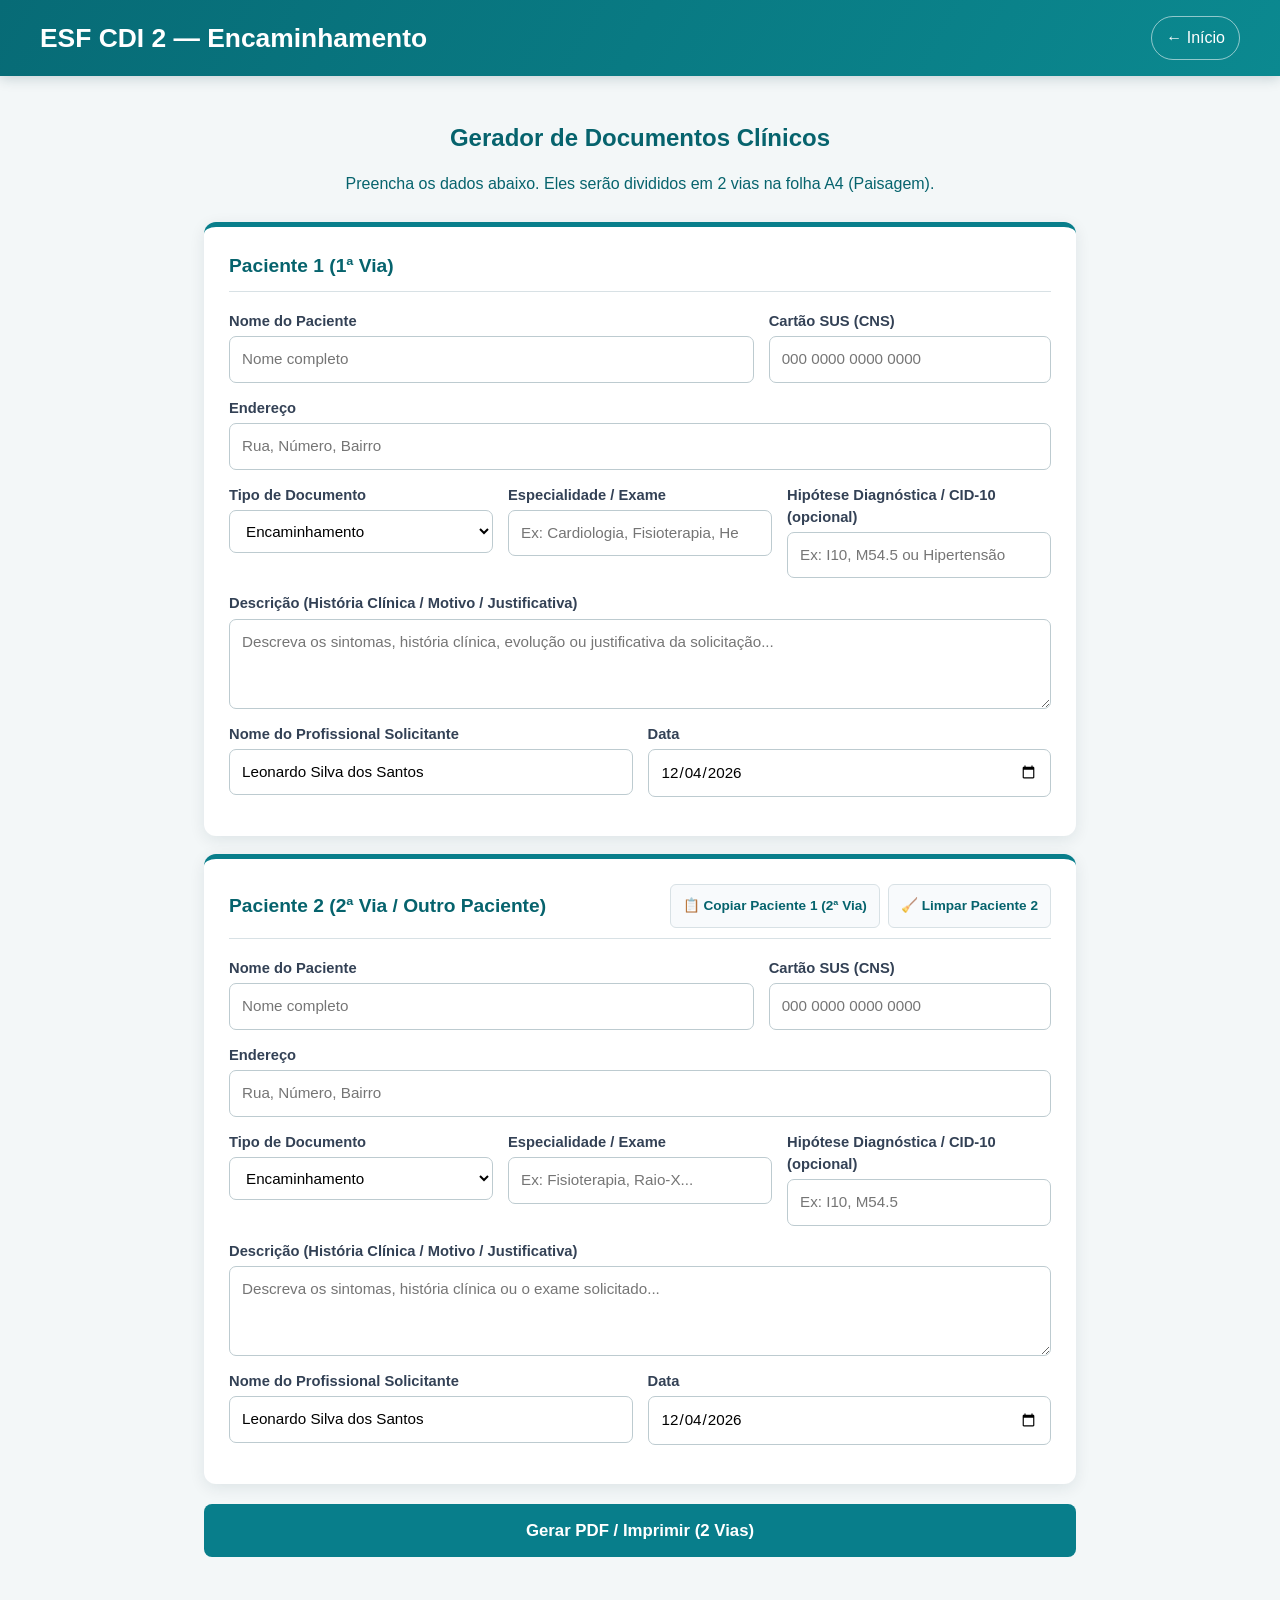
<file: Arquivos/encaminhamento.html>
<!DOCTYPE html>
<html lang="pt-BR">
<head>
    <meta charset="UTF-8">
    <meta name="viewport" content="width=device-width, initial-scale=1.0">
    <title>Gerador de Encaminhamentos - ESF CDI 2</title>
    <link rel="stylesheet" href="../assets/css/common.css">
    <link rel="stylesheet" href="../assets/css/encaminhamento.css">
    <script src="../assets/js/vendor/html2canvas.min.js"></script>
    <script src="../assets/js/vendor/jspdf.umd.min.js"></script>
    <script src="../assets/js/exportar-pdf.js"></script>
    <script src="../assets/js/encaminhamento.js" defer></script>
</head>
<body>

    <header class="app-header">
        <div class="app-header-inner">
            <div><h1>ESF CDI 2 — Encaminhamento</h1></div>
            <a class="home-link" href="../index.html">← Início</a>
        </div>
    </header>

    <div class="screen-container">
        <div class="header-app">
            <h2>Gerador de Documentos Clínicos</h2>
            <p>Preencha os dados abaixo. Eles serão divididos em 2 vias na folha A4 (Paisagem).</p>
        </div>

        <div class="forms-wrapper">
            <!-- PACIENTE 1 -->
            <div class="form-card">
                <div class="card-header-flex">
                    <h2>Paciente 1 (1ª Via)</h2>
                </div>
                
                <div class="row">
                    <div class="input-group" style="flex: 2 1 280px;">
                        <label for="p1-nome">Nome do Paciente</label>
                        <input type="text" id="p1-nome" placeholder="Nome completo" required>
                    </div>
                    <div class="input-group" style="flex: 1 1 160px;">
                        <label for="p1-cns">Cartão SUS (CNS)</label>
                        <input type="text" id="p1-cns" placeholder="000 0000 0000 0000">
                    </div>
                </div>
                
                <div class="input-group">
                    <label for="p1-endereco">Endereço</label>
                    <input type="text" id="p1-endereco" placeholder="Rua, Número, Bairro">
                </div>

                <div class="row">
                    <div class="input-group">
                        <label for="p1-tipo">Tipo de Documento</label>
                        <select id="p1-tipo">
                            <option value="ENCAMINHAMENTO">Encaminhamento</option>
                            <option value="PEDIDO DE EXAME">Pedido de Exame</option>
                            <option value="SOLICITAÇÃO DE PROCEDIMENTO">Solicitação de Procedimento</option>
                        </select>
                    </div>
                    <div class="input-group">
                        <label for="p1-especialidade">Especialidade / Exame</label>
                        <input type="text" id="p1-especialidade" list="lista-especialidades" placeholder="Ex: Cardiologia, Fisioterapia, Hemograma...">
                    </div>
                    <div class="input-group">
                        <label for="p1-cid">Hipótese Diagnóstica / CID-10 (opcional)</label>
                        <input type="text" id="p1-cid" placeholder="Ex: I10, M54.5 ou Hipertensão">
                    </div>
                </div>

                <div class="input-group">
                    <label for="p1-descricao">Descrição (História Clínica / Motivo / Justificativa)</label>
                    <textarea id="p1-descricao" placeholder="Descreva os sintomas, história clínica, evolução ou justificativa da solicitação..."></textarea>
                </div>

                <div class="row">
                    <div class="input-group">
                        <label for="p1-profissional">Nome do Profissional Solicitante</label>
                        <input type="text" id="p1-profissional" value="Leonardo Silva dos Santos">
                    </div>
                    <div class="input-group">
                        <label for="p1-data">Data</label>
                        <input type="date" id="p1-data">
                    </div>
                </div>
            </div>

            <!-- PACIENTE 2 -->
            <div class="form-card">
                <div class="card-header-flex">
                    <h2>Paciente 2 (2ª Via / Outro Paciente)</h2>
                    <div class="card-header-actions">
                        <button type="button" class="btn-small" id="btn-duplicar-p1" title="Copiar todos os dados do Paciente 1 para criar uma 2ª via idêntica">
                            📋 Copiar Paciente 1 (2ª Via)
                        </button>
                        <button type="button" class="btn-small danger" id="btn-limpar-p2" title="Limpar campos do Paciente 2">
                            🧹 Limpar Paciente 2
                        </button>
                    </div>
                </div>
                
                <div class="row">
                    <div class="input-group" style="flex: 2 1 280px;">
                        <label for="p2-nome">Nome do Paciente</label>
                        <input type="text" id="p2-nome" placeholder="Nome completo">
                    </div>
                    <div class="input-group" style="flex: 1 1 160px;">
                        <label for="p2-cns">Cartão SUS (CNS)</label>
                        <input type="text" id="p2-cns" placeholder="000 0000 0000 0000">
                    </div>
                </div>
                
                <div class="input-group">
                    <label for="p2-endereco">Endereço</label>
                    <input type="text" id="p2-endereco" placeholder="Rua, Número, Bairro">
                </div>

                <div class="row">
                    <div class="input-group">
                        <label for="p2-tipo">Tipo de Documento</label>
                        <select id="p2-tipo">
                            <option value="ENCAMINHAMENTO">Encaminhamento</option>
                            <option value="PEDIDO DE EXAME">Pedido de Exame</option>
                            <option value="SOLICITAÇÃO DE PROCEDIMENTO">Solicitação de Procedimento</option>
                        </select>
                    </div>
                    <div class="input-group">
                        <label for="p2-especialidade">Especialidade / Exame</label>
                        <input type="text" id="p2-especialidade" list="lista-especialidades" placeholder="Ex: Fisioterapia, Raio-X...">
                    </div>
                    <div class="input-group">
                        <label for="p2-cid">Hipótese Diagnóstica / CID-10 (opcional)</label>
                        <input type="text" id="p2-cid" placeholder="Ex: I10, M54.5">
                    </div>
                </div>

                <div class="input-group">
                    <label for="p2-descricao">Descrição (História Clínica / Motivo / Justificativa)</label>
                    <textarea id="p2-descricao" placeholder="Descreva os sintomas, história clínica ou o exame solicitado..."></textarea>
                </div>

                <div class="row">
                    <div class="input-group">
                        <label for="p2-profissional">Nome do Profissional Solicitante</label>
                        <input type="text" id="p2-profissional" value="Leonardo Silva dos Santos">
                    </div>
                    <div class="input-group">
                        <label for="p2-data">Data</label>
                        <input type="date" id="p2-data">
                    </div>
                </div>
            </div>
        </div>

        <button class="btn-print" id="btn-print" type="button">Gerar PDF / Imprimir (2 Vias)</button>
    </div>

    <!-- Datalist com especialidades e exames comuns do SUS -->
    <datalist id="lista-especialidades">
        <option value="Cardiologia">
        <option value="Ortopedia e Traumatologia">
        <option value="Oftalmologia">
        <option value="Ginecologia e Obstetrícia">
        <option value="Neurologia">
        <option value="Pediatria">
        <option value="Dermatologia">
        <option value="Psiquiatria">
        <option value="Otorrinolaringologia">
        <option value="Urologia">
        <option value="Endocrinologia">
        <option value="Gastroenterologia">
        <option value="Cirurgia Geral">
        <option value="Fisioterapia">
        <option value="Fonoaudiologia">
        <option value="Nutrição">
        <option value="Psicologia">
        <option value="Terapia Ocupacional">
        <option value="Hemograma Completo + Bioquímica">
        <option value="Glicemia de Jejum + HbA1c + Perfil Lipídico">
        <option value="Urina Rotina (EAS) + Urocultura">
        <option value="Ultrassonografia de Abdome Total">
        <option value="Ultrassonografia Transvaginal">
        <option value="Ultrassonografia de Mamas">
        <option value="Ultrassonografia de Tireoide">
        <option value="Ultrassonografia Obstétrica">
        <option value="Mamografia Bilateral">
        <option value="Radiografia (Raio-X) de Tórax PA/Perfil">
        <option value="Eletrocardiograma (ECG)">
        <option value="Ecocardiograma Transtorácico">
        <option value="Endoscopia Digestiva Alta">
        <option value="Tomografia Computadorizada">
    </datalist>

    <!-- ÁREA DE IMPRESSÃO (2 VIAS A4 PAISAGEM) -->
    <div class="print-container">
        
        <!-- VIA 1 -->
        <div class="referral-half" id="print-via-1">
            <div class="print-header">
                <div class="print-branding">
                    <img src="../assets/logo.png" alt="Sete Lagoas Prefeitura e Secretaria Municipal da Saúde">
                    <div class="print-branding-unit"><strong>ESF CDI 2</strong><span>Atenção Primária à Saúde</span></div>
                </div>
            </div>
            
            <div class="print-type" id="out-p1-tipo">ENCAMINHAMENTO</div>

            <div class="print-field"><strong>Nome:</strong> <span id="out-p1-nome"></span></div>
            <div class="print-field" id="field-p1-cns"><strong>Cartão SUS:</strong> <span id="out-p1-cns"></span></div>
            <div class="print-field"><strong>Endereço:</strong> <span id="out-p1-endereco"></span></div>
            <div class="print-field"><strong>Especialidade/Exame:</strong> <span id="out-p1-especialidade"></span></div>
            <div class="print-field" id="field-p1-cid"><strong>Hipótese / CID:</strong> <span id="out-p1-cid"></span></div>
            
            <div class="print-field print-field-description-label"><strong>Descrição / Motivo Clínico:</strong></div>
            <div class="print-description" id="out-p1-descricao"></div>

            <div class="print-footer">
                <div class="signature-line"></div>
                <div class="professional-name" id="out-p1-profissional"></div>
                <div>Sete Lagoas - MG, <span id="out-p1-data"></span></div>
            </div>
        </div>

        <!-- VIA 2 -->
        <div class="referral-half" id="print-via-2">
            <div class="print-header">
                <div class="print-branding">
                    <img src="../assets/logo.png" alt="Sete Lagoas Prefeitura e Secretaria Municipal da Saúde">
                    <div class="print-branding-unit"><strong>ESF CDI 2</strong><span>Atenção Primária à Saúde</span></div>
                </div>
            </div>
            
            <div class="print-type" id="out-p2-tipo">ENCAMINHAMENTO</div>

            <div class="print-field"><strong>Nome:</strong> <span id="out-p2-nome"></span></div>
            <div class="print-field" id="field-p2-cns"><strong>Cartão SUS:</strong> <span id="out-p2-cns"></span></div>
            <div class="print-field"><strong>Endereço:</strong> <span id="out-p2-endereco"></span></div>
            <div class="print-field"><strong>Especialidade/Exame:</strong> <span id="out-p2-especialidade"></span></div>
            <div class="print-field" id="field-p2-cid"><strong>Hipótese / CID:</strong> <span id="out-p2-cid"></span></div>
            
            <div class="print-field print-field-description-label"><strong>Descrição / Motivo Clínico:</strong></div>
            <div class="print-description" id="out-p2-descricao"></div>

            <div class="print-footer">
                <div class="signature-line"></div>
                <div class="professional-name" id="out-p2-profissional"></div>
                <div>Sete Lagoas - MG, <span id="out-p2-data"></span></div>
            </div>
        </div>

    </div>

</body>
</html>
</file>
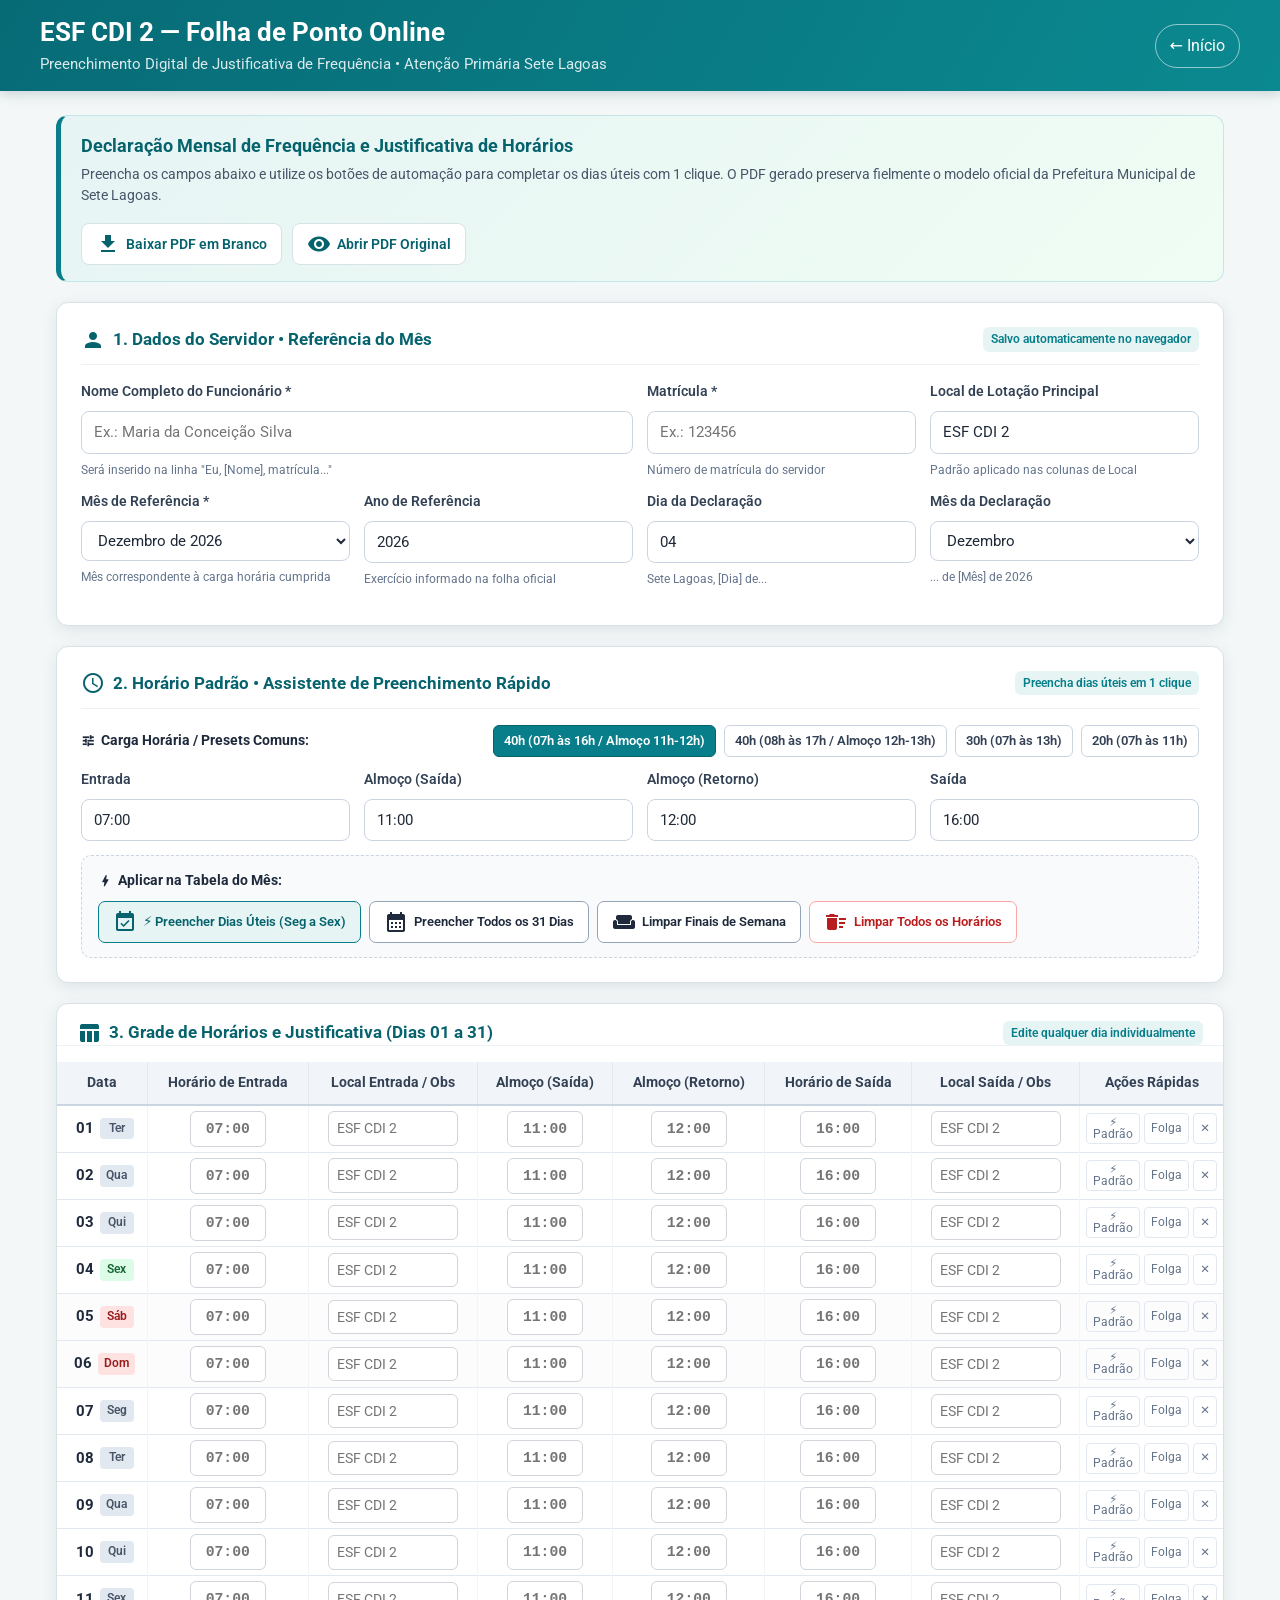
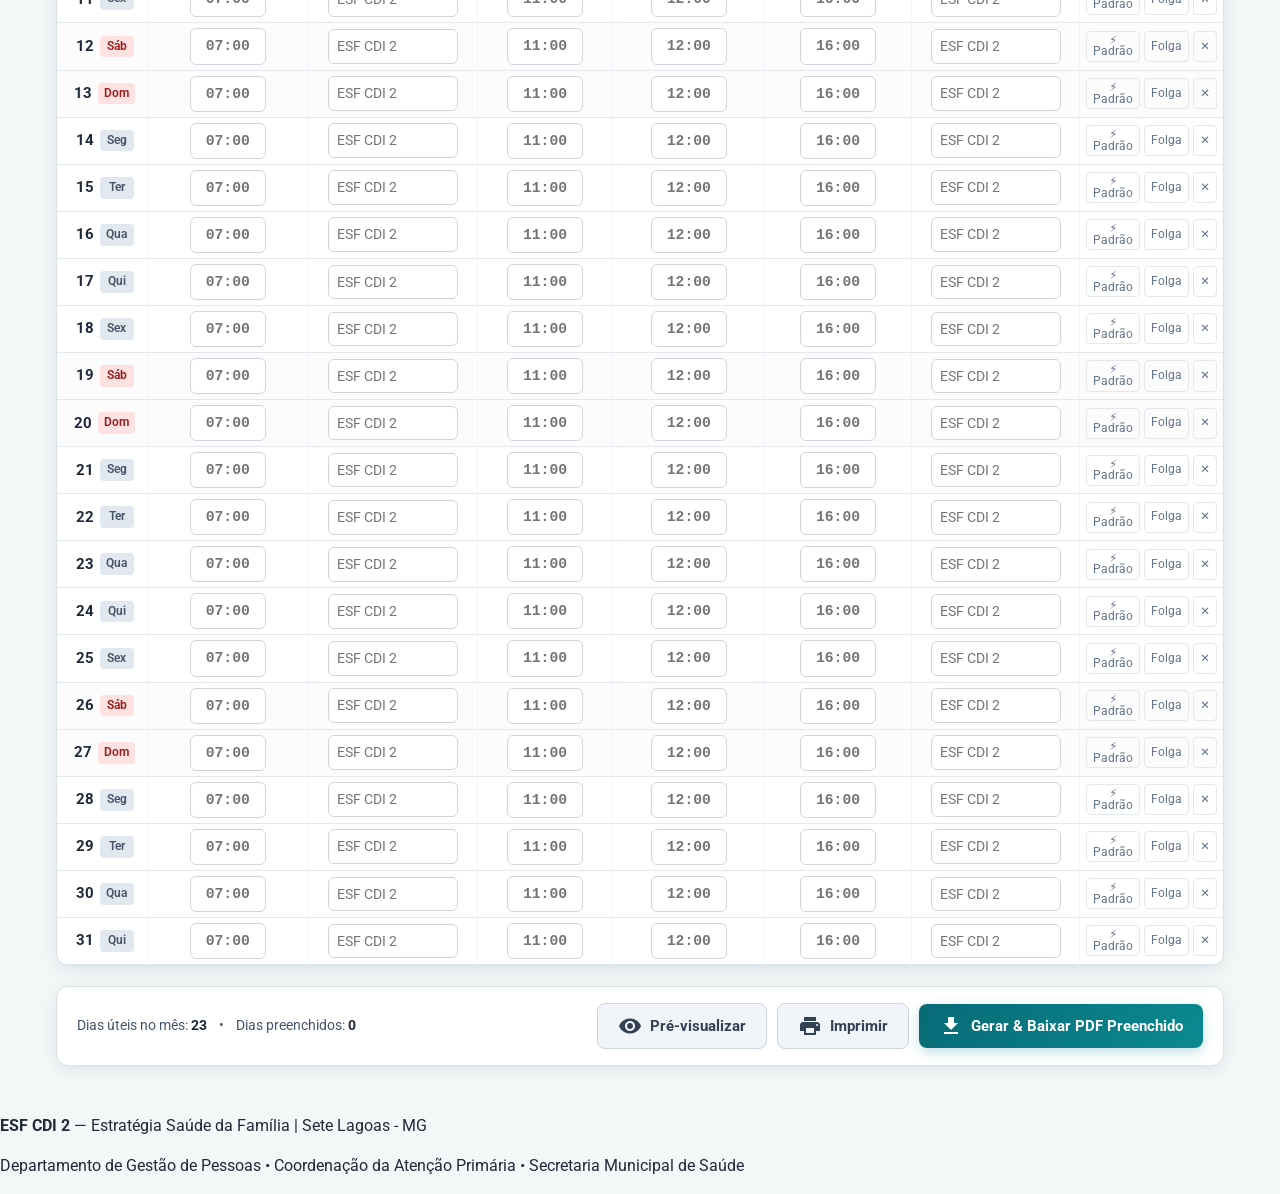
<file: Arquivos/folha_ponto.html>
<!DOCTYPE html>
<html lang="pt-BR">
<head>
    <meta charset="UTF-8">
    <meta name="viewport" content="width=device-width, initial-scale=1.0">
    <title>Folha de Ponto Online — ESF CDI 2</title>
    
    <link href="https://fonts.googleapis.com/css2?family=Roboto:wght@300;400;500;700&display=swap" rel="stylesheet">
    <link href="https://fonts.googleapis.com/icon?family=Material+Icons" rel="stylesheet">
    <link rel="stylesheet" href="../assets/css/common.css">
    <link rel="stylesheet" href="../assets/css/folha_ponto.css">

    <!-- Bibliotecas e Template do PDF -->
    <script src="../assets/js/vendor/pdf-lib.min.js"></script>
    <script src="../assets/js/folha_ponto_template.js"></script>
    <script src="../assets/js/folha_ponto.js" defer></script>
</head>
<body>

    <!-- Cabeçalho Institucional -->
    <header class="app-header">
        <div class="app-header-inner">
            <div>
                <h1>ESF CDI 2 — Folha de Ponto Online</h1>
                <p>Preenchimento Digital de Justificativa de Frequência &bull; Atenção Primária Sete Lagoas</p>
            </div>
            <a class="home-link" href="../index.html">← Início</a>
        </div>
    </header>

    <main class="folha-container">
        
        <!-- Banner Informativo e Acesso ao Modelo Oficial -->
        <section class="info-banner">
            <div class="info-banner-text">
                <h2>Declaração Mensal de Frequência e Justificativa de Horários</h2>
                <p>Preencha os campos abaixo e utilize os botões de automação para completar os dias úteis com 1 clique. O PDF gerado preserva fielmente o modelo oficial da Prefeitura Municipal de Sete Lagoas.</p>
            </div>
            <div class="info-banner-actions">
                <a href="Folha_de_Ponto_Preenchivel.pdf" download="Folha_de_Ponto_Modelo_Sete_Lagoas.pdf" class="btn-secondary-link" title="Baixar modelo em branco para preenchimento manual ou impressão">
                    <span class="material-icons">file_download</span> Baixar PDF em Branco
                </a>
                <a href="Folha_de_Ponto_Preenchivel.pdf" target="_blank" rel="noopener" class="btn-secondary-link" title="Abrir modelo PDF em nova aba">
                    <span class="material-icons">visibility</span> Abrir PDF Original
                </a>
            </div>
        </section>

        <!-- 1. Dados do Funcionário e Período de Referência -->
        <section class="control-card">
            <div class="card-title-bar">
                <h3><span class="material-icons">person</span> 1. Dados do Servidor &bull; Referência do Mês</h3>
                <span class="badge-info">Salvo automaticamente no navegador</span>
            </div>

            <div class="form-row-grid">
                <div class="input-box" style="grid-column: span 2;">
                    <label for="nomeFuncionario">Nome Completo do Funcionário *</label>
                    <input type="text" id="nomeFuncionario" placeholder="Ex.: Maria da Conceição Silva" required autocomplete="name">
                    <span class="input-hint">Será inserido na linha "Eu, [Nome], matrícula..."</span>
                </div>

                <div class="input-box">
                    <label for="matriculaFuncionario">Matrícula *</label>
                    <input type="text" id="matriculaFuncionario" placeholder="Ex.: 123456" required>
                    <span class="input-hint">Número de matrícula do servidor</span>
                </div>

                <div class="input-box">
                    <label for="localPadrao">Local de Lotação Principal</label>
                    <input type="text" id="localPadrao" value="ESF CDI 2" placeholder="Ex.: ESF CDI 2">
                    <span class="input-hint">Padrão aplicado nas colunas de Local</span>
                </div>
            </div>

            <div class="form-row-grid">
                <div class="input-box">
                    <label for="mesReferencia">Mês de Referência *</label>
                    <select id="mesReferencia"></select>
                    <span class="input-hint">Mês correspondente à carga horária cumprida</span>
                </div>

                <div class="input-box">
                    <label for="anoReferencia">Ano de Referência</label>
                    <input type="number" id="anoReferencia" value="2026" min="2024" max="2035">
                    <span class="input-hint">Exercício informado na folha oficial</span>
                </div>

                <div class="input-box">
                    <label for="diaEmissao">Dia da Declaração</label>
                    <input type="number" id="diaEmissao" min="1" max="31" placeholder="Ex.: 08">
                    <span class="input-hint">Sete Lagoas, [Dia] de...</span>
                </div>

                <div class="input-box">
                    <label for="mesEmissao">Mês da Declaração</label>
                    <select id="mesEmissao"></select>
                    <span class="input-hint">... de [Mês] de 2026</span>
                </div>
            </div>
        </section>

        <!-- 2. Painel de Horário Padrão & Automação Inteligente -->
        <section class="control-card">
            <div class="card-title-bar">
                <h3><span class="material-icons">schedule</span> 2. Horário Padrão &bull; Assistente de Preenchimento Rápido</h3>
                <span class="badge-info">Preencha dias úteis em 1 clique</span>
            </div>

            <div class="automation-header">
                <span><span class="material-icons">tune</span> Carga Horária / Presets Comuns:</span>
                <div class="preset-pills">
                    <button type="button" class="preset-btn active" data-preset="40h_manha">40h (07h às 16h / Almoço 11h-12h)</button>
                    <button type="button" class="preset-btn" data-preset="40h_tarde">40h (08h às 17h / Almoço 12h-13h)</button>
                    <button type="button" class="preset-btn" data-preset="30h">30h (07h às 13h)</button>
                    <button type="button" class="preset-btn" data-preset="20h">20h (07h às 11h)</button>
                </div>
            </div>

            <div class="form-row-grid" style="margin-top: 12px;">
                <div class="input-box">
                    <label for="stdEntrada">Entrada</label>
                    <input type="text" id="stdEntrada" value="07:00" placeholder="07:00" maxlength="5">
                </div>
                <div class="input-box">
                    <label for="stdAlmocoInicio">Almoço (Saída)</label>
                    <input type="text" id="stdAlmocoInicio" value="11:00" placeholder="11:00" maxlength="5">
                </div>
                <div class="input-box">
                    <label for="stdAlmocoFim">Almoço (Retorno)</label>
                    <input type="text" id="stdAlmocoFim" value="12:00" placeholder="12:00" maxlength="5">
                </div>
                <div class="input-box">
                    <label for="stdSaida">Saída</label>
                    <input type="text" id="stdSaida" value="16:00" placeholder="16:00" maxlength="5">
                </div>
            </div>

            <!-- Botões de Ação em Massa -->
            <div class="automation-panel">
                <div class="automation-header">
                    <span><span class="material-icons">bolt</span> Aplicar na Tabela do Mês:</span>
                </div>
                <div class="automation-buttons">
                    <button type="button" id="btnPreencherUteis" class="btn-auto primary-auto" title="Preenche automaticamente de segunda a sexta do mês">
                        <span class="material-icons">event_available</span> ⚡ Preencher Dias Úteis (Seg a Sex)
                    </button>
                    <button type="button" id="btnPreencherTodos" class="btn-auto" title="Preenche todos os 31 dias com o horário padrão">
                        <span class="material-icons">calendar_month</span> Preencher Todos os 31 Dias
                    </button>
                    <button type="button" id="btnLimparFds" class="btn-auto" title="Limpa qualquer dado em sábados e domingos">
                        <span class="material-icons">weekend</span> Limpar Finais de Semana
                    </button>
                    <button type="button" id="btnLimparTudo" class="btn-auto danger-auto" title="Limpar todos os campos da tabela">
                        <span class="material-icons">delete_sweep</span> Limpar Todos os Horários
                    </button>
                </div>
            </div>
        </section>

        <!-- 3. Tabela Completa dos 31 Dias -->
        <section class="table-card">
            <div class="card-title-bar" style="padding: 16px 20px 0;">
                <h3><span class="material-icons">table_chart</span> 3. Grade de Horários e Justificativa (Dias 01 a 31)</h3>
                <span class="badge-info">Edite qualquer dia individualmente</span>
            </div>

            <div class="table-responsive">
                <table class="ponto-table" id="pontoTable">
                    <thead>
                        <tr>
                            <th class="col-dia">Data</th>
                            <th>Horário de Entrada</th>
                            <th>Local Entrada / Obs</th>
                            <th>Almoço (Saída)</th>
                            <th>Almoço (Retorno)</th>
                            <th>Horário de Saída</th>
                            <th>Local Saída / Obs</th>
                            <th style="width: 140px;">Ações Rápidas</th>
                        </tr>
                    </thead>
                    <tbody id="diasTableBody">
                        <!-- Gerado dinamicamente pelo JavaScript -->
                    </tbody>
                </table>
            </div>
        </section>

        <!-- Barra de Ações e Exportação -->
        <section class="actions-footer-bar">
            <div class="actions-status">
                <span>Dias úteis no mês: <strong id="totalDiasUteis">22</strong></span>
                <span>&bull;</span>
                <span>Dias preenchidos: <strong id="totalPreenchidos">0</strong></span>
            </div>

            <div class="actions-buttons">
                <button type="button" id="btnPreverPdf" class="btn-main secondary" title="Visualizar o PDF preenchido na tela">
                    <span class="material-icons">visibility</span> Pré-visualizar
                </button>
                <button type="button" id="btnImprimirPdf" class="btn-main secondary" title="Imprimir diretamente a folha de ponto preenchida">
                    <span class="material-icons">print</span> Imprimir
                </button>
                <button type="button" id="btnGerarPdf" class="btn-main primary" title="Gerar e fazer download do PDF oficial preenchido">
                    <span class="material-icons">download</span> Gerar & Baixar PDF Preenchido
                </button>
            </div>
        </section>

    </main>

    <!-- Modal de Pré-visualização do PDF -->
    <div id="modalPreviewPdf" class="modal-overlay" role="dialog" aria-modal="true" aria-labelledby="modalTitle">
        <div class="modal-content">
            <div class="modal-header">
                <h3 id="modalTitle"><span class="material-icons">picture_as_pdf</span> Pré-visualização da Folha de Ponto</h3>
                <button type="button" id="fecharModalPdf" class="modal-close-btn" aria-label="Fechar">&times;</button>
            </div>
            <div class="modal-body">
                <iframe id="pdfPreviewFrame" title="Visualizador do PDF da Folha de Ponto"></iframe>
            </div>
            <div class="modal-footer">
                <button type="button" id="btnImprimirModal" class="btn-main secondary">
                    <span class="material-icons">print</span> Imprimir
                </button>
                <button type="button" id="btnDownloadModal" class="btn-main primary">
                    <span class="material-icons">download</span> Baixar PDF
                </button>
            </div>
        </div>
    </div>

    <!-- Toast de Notificação -->
    <div id="toastMsg" class="toast-msg"></div>

    <!-- Rodapé Institucional -->
    <footer class="app-footer">
        <p><strong>ESF CDI 2</strong> &mdash; Estratégia Saúde da Família | Sete Lagoas - MG</p>
        <p>Departamento de Gestão de Pessoas &bull; Coordenação da Atenção Primária &bull; Secretaria Municipal de Saúde</p>
    </footer>

</body>
</html>
</file>
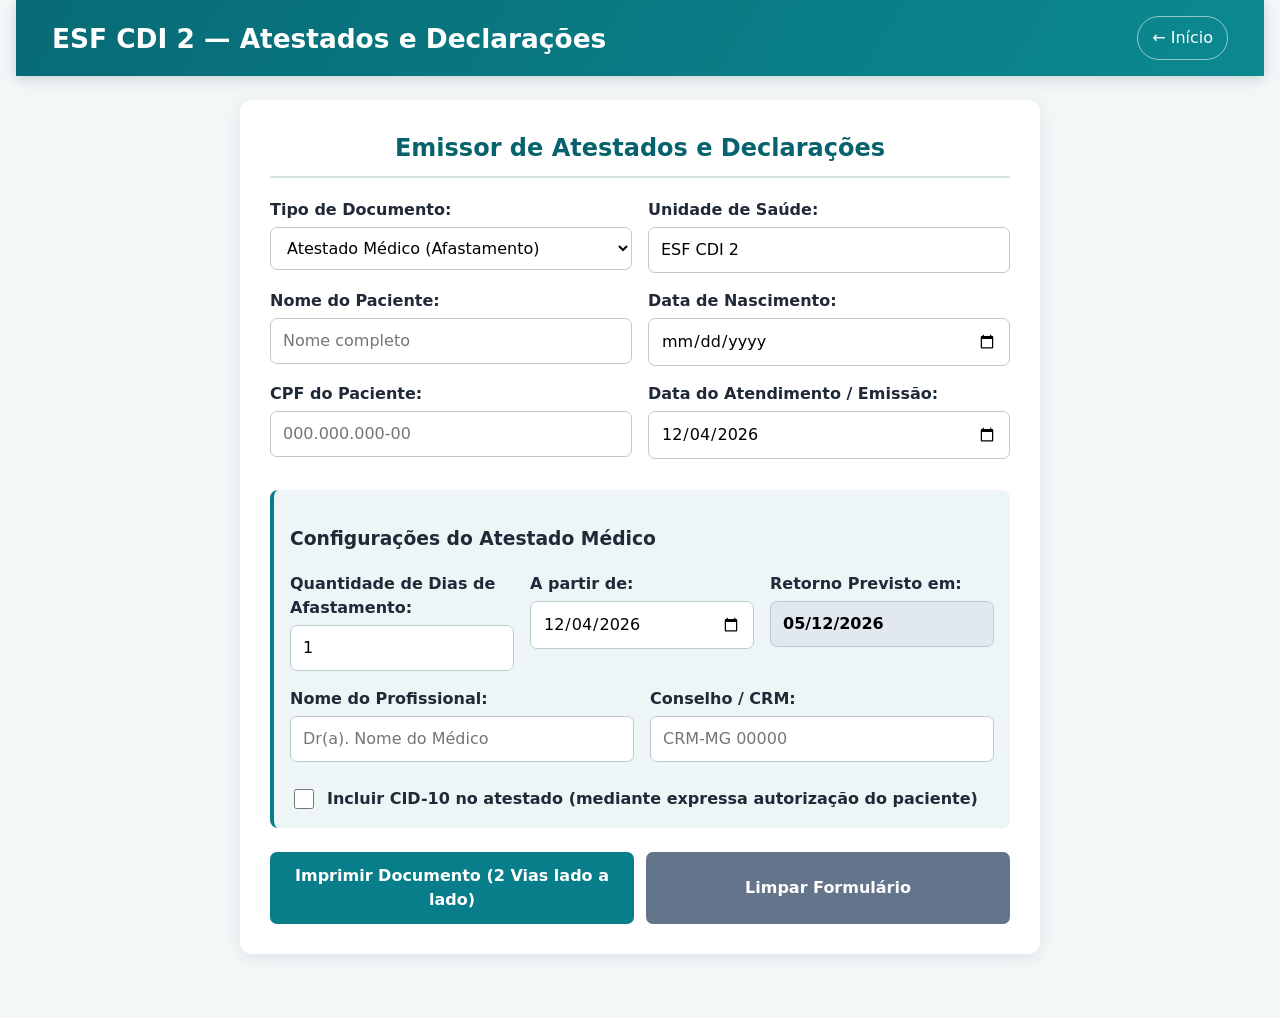
<file: Arquivos/gerador_atestados.html>
<!DOCTYPE html>
<html lang="pt-BR">
<head>
    <meta charset="UTF-8">
    <meta name="viewport" content="width=device-width, initial-scale=1.0">
    <title>Gerador de Atestados e Declarações - ESF CDI 2</title>
    <link rel="stylesheet" href="../assets/css/common.css">
    <link rel="stylesheet" href="../assets/css/atestados.css">
    <script src="../assets/js/vendor/html2canvas.min.js"></script>
    <script src="../assets/js/vendor/jspdf.umd.min.js"></script>
    <script src="../assets/js/exportar-pdf.js"></script>
    <script src="../assets/js/atestados.js" defer></script>
</head>
<body>
    <header class="app-header">
        <div class="app-header-inner">
            <h1>ESF CDI 2 — Atestados e Declarações</h1>
            <a class="home-link" href="../index.html">← Início</a>
        </div>
    </header>

    <main class="no-print">
        <h2>Emissor de Atestados e Declarações</h2>
        <form id="docForm">
            <div class="row">
                <div class="col form-group">
                    <label for="tipoDoc">Tipo de Documento:</label>
                    <select id="tipoDoc">
                        <option value="atestado">Atestado Médico (Afastamento)</option>
                        <option value="declaracao">Declaração de Comparecimento (Paciente)</option>
                        <option value="acompanhante">Declaração de Acompanhante</option>
                        <option value="vinculo_link">Declaração de Vínculo e Atendimento ESF ↗ (Abrir Módulo Dedicado)</option>
                    </select>
                </div>
                <div class="col form-group">
                    <label for="unidade">Unidade de Saúde:</label>
                    <input type="text" id="unidade" value="ESF CDI 2" required>
                </div>
            </div>

            <!-- DADOS DO PACIENTE -->
            <div class="row">
                <div class="col form-group">
                    <label for="nome" id="lblNomePaciente">Nome do Paciente:</label>
                    <input type="text" id="nome" placeholder="Nome completo" required>
                </div>
                <div class="col form-group">
                    <label for="nascimento">Data de Nascimento:</label>
                    <input type="date" id="nascimento">
                </div>
            </div>
            <div class="row" id="divCpf">
                <div class="col form-group">
                    <label for="cpf">CPF do Paciente:</label>
                    <input type="text" id="cpf" placeholder="000.000.000-00" maxlength="14" required>
                </div>
                <div class="col form-group">
                    <label for="dataDoc">Data do Atendimento / Emissão:</label>
                    <input type="date" id="dataDoc" required>
                </div>
            </div>

            <!-- SEÇÃO ESPECÍFICA: ATESTADO MÉDICO -->
            <section id="secaoAtestado" class="conditional-section">
                <h3>Configurações do Atestado Médico</h3>
                <div class="row">
                    <div class="col form-group">
                        <label for="qtdDias">Quantidade de Dias de Afastamento:</label>
                        <input type="number" id="qtdDias" min="1" max="120" value="1">
                    </div>
                    <div class="col form-group">
                        <label for="inicioAfastamento">A partir de:</label>
                        <input type="date" id="inicioAfastamento">
                    </div>
                    <div class="col form-group">
                        <label>Retorno Previsto em:</label>
                        <input type="text" id="previsaoRetorno" readonly style="background:#e2e8f0; font-weight:600;">
                    </div>
                </div>
                <div class="row">
                    <div class="col form-group">
                        <label for="medicoNome">Nome do Profissional:</label>
                        <input type="text" id="medicoNome" placeholder="Dr(a). Nome do Médico">
                    </div>
                    <div class="col form-group">
                        <label for="medicoCrm">Conselho / CRM:</label>
                        <input type="text" id="medicoCrm" placeholder="CRM-MG 00000">
                    </div>
                </div>
                <div class="checkbox-group">
                    <input type="checkbox" id="exibirCid">
                    <label for="exibirCid">Incluir CID-10 no atestado (mediante expressa autorização do paciente)</label>
                </div>
                <div id="divCidCampos" class="cid-fields">
                    <div class="row">
                        <div class="col form-group">
                            <label for="codigoCid">Código CID:</label>
                            <input type="text" id="codigoCid" placeholder="Ex: J00, A09, M54.5">
                        </div>
                        <div class="col form-group cid-consent">
                            <div class="checkbox-group">
                                <input type="checkbox" id="autorizaCid" checked>
                                <label for="autorizaCid">Paciente autorizou expressamente a menção do CID</label>
                            </div>
                        </div>
                    </div>
                </div>
            </section>

            <!-- SEÇÃO ESPECÍFICA: DECLARAÇÃO DE COMPARECIMENTO -->
            <section id="secaoDeclaracao" class="conditional-section">
                <h3>Configurações da Declaração de Comparecimento</h3>
                <div class="row">
                    <div class="col form-group">
                        <label for="horaInicio">Horário de Entrada:</label>
                        <input type="time" id="horaInicio" value="08:00">
                    </div>
                    <div class="col form-group">
                        <label for="horaFim">Horário de Saída:</label>
                        <input type="time" id="horaFim" value="11:30">
                    </div>
                </div>
            </section>

            <!-- SEÇÃO ESPECÍFICA: DECLARAÇÃO DE ACOMPANHANTE -->
            <section id="secaoAcompanhante" class="conditional-section">
                <h3>Dados do(a) Acompanhante</h3>
                <div class="row">
                    <div class="col form-group">
                        <label for="acompNome">Nome do(a) Acompanhante:</label>
                        <input type="text" id="acompNome" placeholder="Nome completo do acompanhante">
                    </div>
                    <div class="col form-group">
                        <label for="acompCpf">CPF do(a) Acompanhante:</label>
                        <input type="text" id="acompCpf" placeholder="000.000.000-00" maxlength="14">
                    </div>
                </div>
                <div class="row">
                    <div class="col form-group">
                        <label for="acompParentesco">Grau de Parentesco / Relação:</label>
                        <input type="text" id="acompParentesco" placeholder="Ex: Mãe, Pai, Filho(a), Cônjuge, Cuidador(a)">
                    </div>
                    <div class="col form-group">
                        <label for="acompInicio">Horário de Entrada:</label>
                        <input type="time" id="acompInicio" value="08:00">
                    </div>
                    <div class="col form-group">
                        <label for="acompFim">Horário de Saída:</label>
                        <input type="time" id="acompFim" value="11:30">
                    </div>
                </div>
            </section>

            <div class="btn-container">
                <button type="submit">Imprimir Documento (2 Vias lado a lado)</button>
                <button type="button" class="secondary" data-action="limpar">Limpar Formulário</button>
            </div>
        </form>
    </main>
    
    <!-- ÁREA DE IMPRESSÃO (2 VIAS A4) -->
    <div id="printArea" class="print-container"></div>
</body>
</html>
</file>
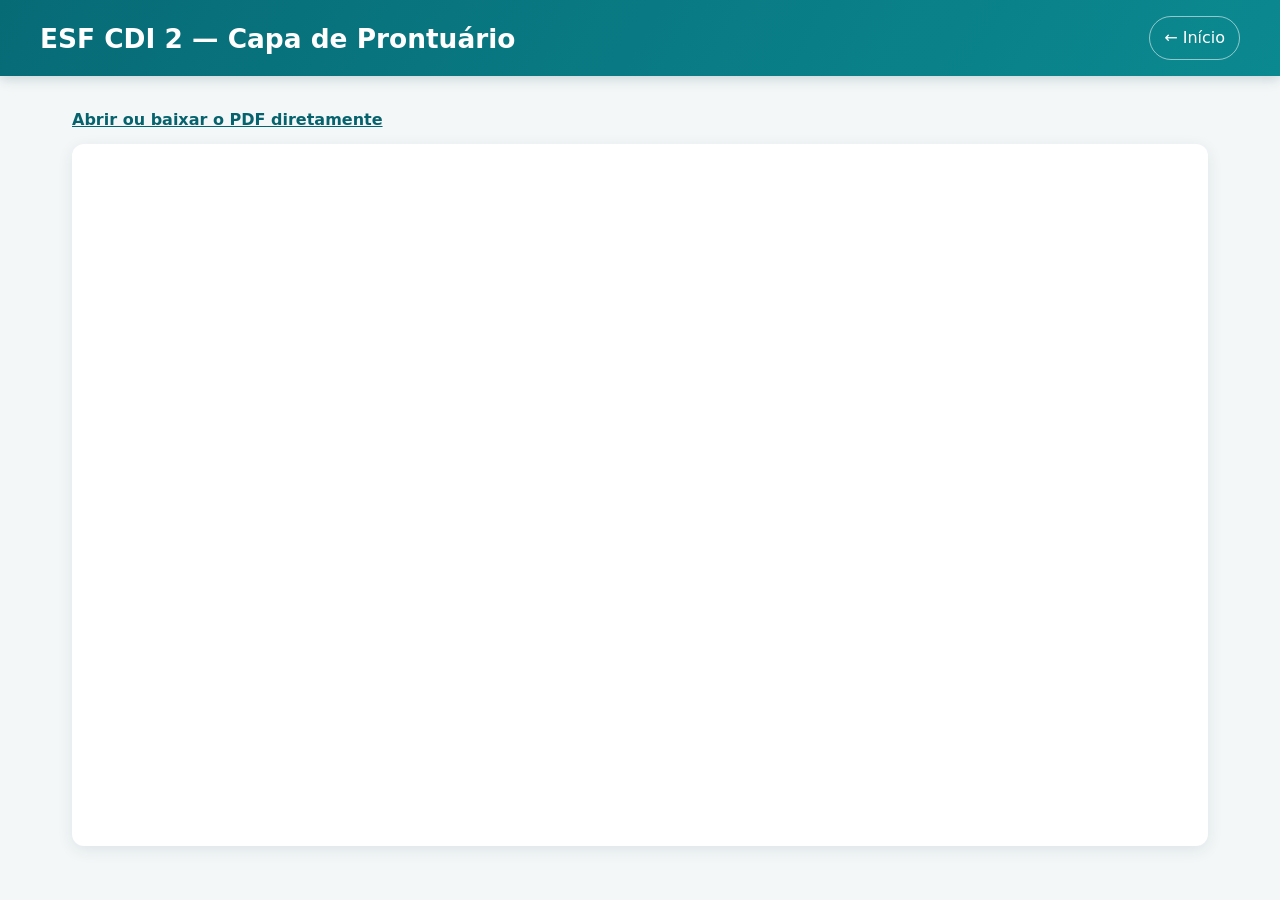
<file: Arquivos/prontuario.html>
<!DOCTYPE html>
<html lang="pt-BR">
<head>
    <meta charset="UTF-8">
    <meta name="viewport" content="width=device-width, initial-scale=1.0">
    <title>ESF CDI 2 — Capa de Prontuário</title>
    <link rel="stylesheet" href="../assets/css/common.css">
</head>
<body>
    <header class="app-header">
        <div class="app-header-inner">
            <h1>ESF CDI 2 — Capa de Prontuário</h1>
            <a class="home-link" href="../index.html">← Início</a>
        </div>
    </header>
    <main class="document-viewer">
        <p><a href="capa_de_prontuario.pdf" target="_blank" rel="noopener">Abrir ou baixar o PDF diretamente</a></p>
        <iframe class="pdf-frame" src="capa_de_prontuario.pdf" title="Capa de prontuário ESF CDI 2" loading="lazy"></iframe>
    </main>
</body>
</html>
</file>
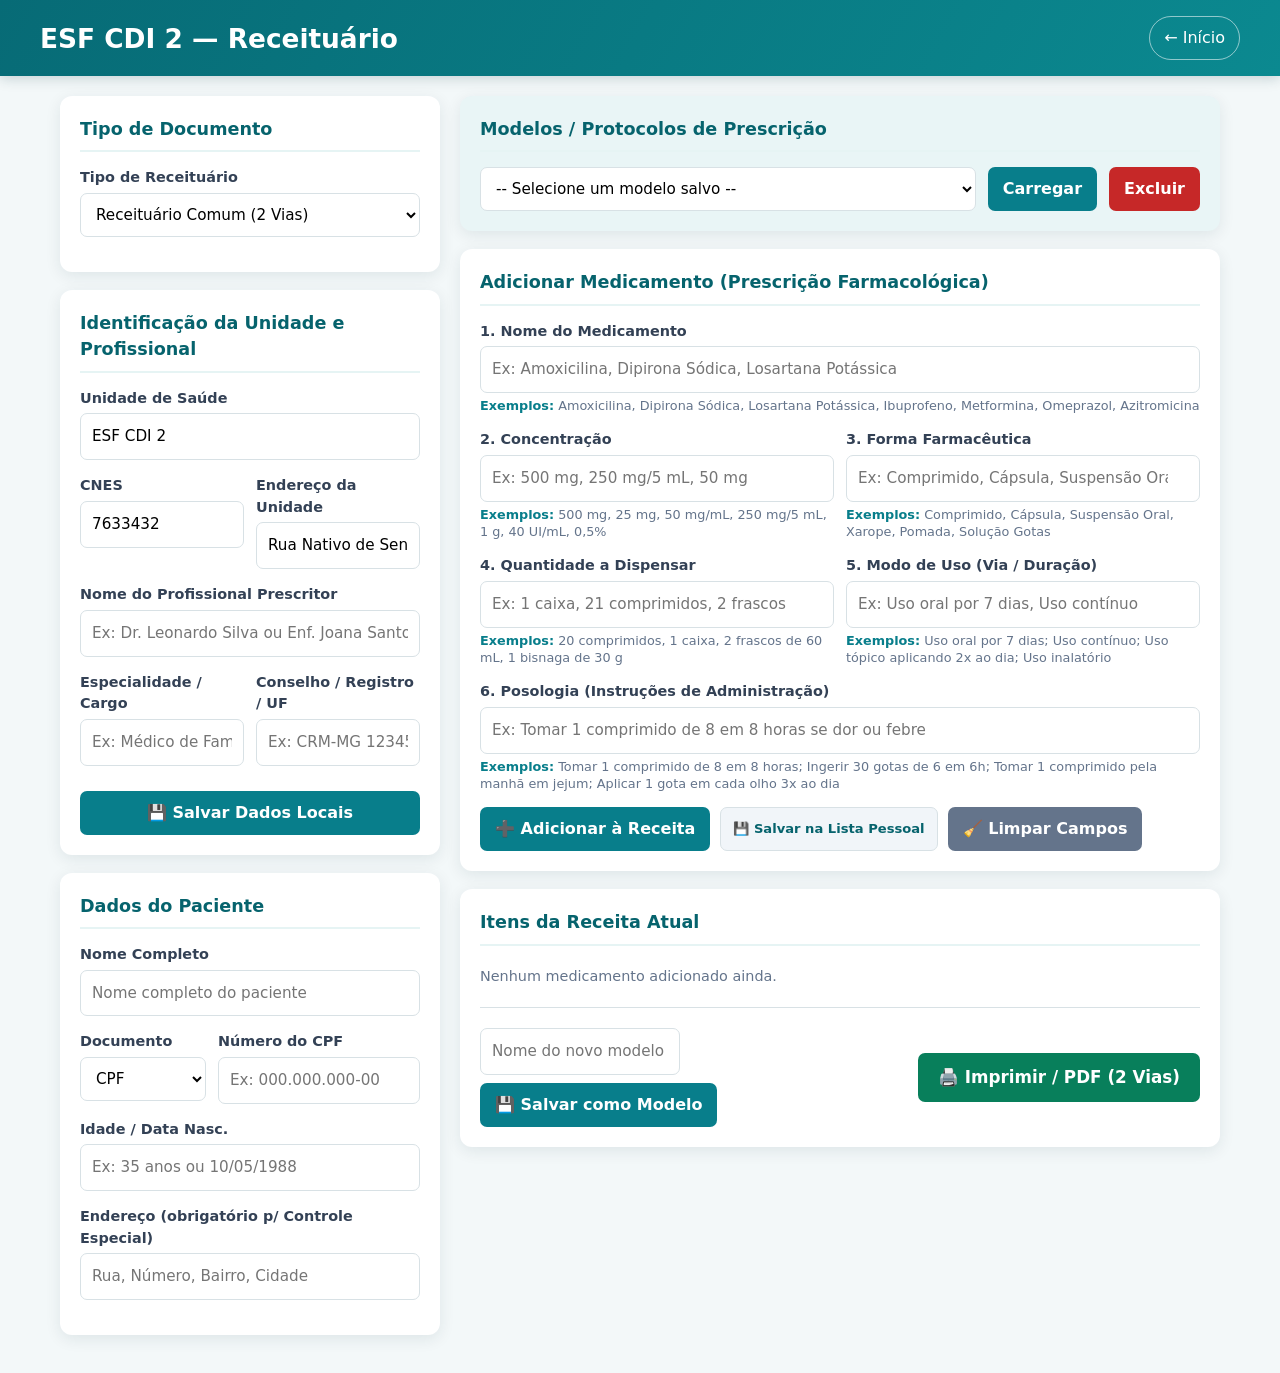
<file: Arquivos/receita.html>
<!DOCTYPE html>
<html lang="pt-BR">
<head>
    <meta charset="UTF-8">
    <meta name="viewport" content="width=device-width, initial-scale=1.0">
    <title>Emissor de Receitas - ESF CDI 2</title>
    <link rel="stylesheet" href="../assets/css/common.css">
    <link rel="stylesheet" href="../assets/css/receita.css">
</head>
<body>

    <!-- HEADER DA APLICAÇÃO -->
    <header class="app-header">
        <div class="app-header-inner">
            <h1>ESF CDI 2 — Receituário</h1>
            <a class="home-link" href="../index.html">← Início</a>
        </div>
    </header>

    <!-- INTERFACE DA APLICAÇÃO (TELA) -->
    <div class="app-container">
        
        <!-- COLUNA ESQUERDA: CONFIGURAÇÕES E PACIENTE -->
        <div class="left-col">
            <!-- Tipo de Receita -->
            <div class="card">
                <h2>Tipo de Documento</h2>
                <div class="form-group">
                    <label for="tipo-receita">Tipo de Receituário</label>
                    <select id="tipo-receita">
                        <option value="simples">Receituário Comum (2 Vias)</option>
                        <option value="especial">Receituário de Controle Especial (Portaria 344/98)</option>
                    </select>
                </div>
            </div>

            <!-- Dados do Profissional / Unidade -->
            <div class="card">
                <h2>Identificação da Unidade e Profissional</h2>
                <div class="form-group">
                    <label for="cfg-unidade">Unidade de Saúde</label>
                    <input type="text" id="cfg-unidade" value="ESF CDI 2" readonly>
                </div>
                <div class="row">
                    <div class="form-group">
                        <label for="cfg-cnes">CNES</label>
                        <input type="text" id="cfg-cnes" value="7633432" readonly>
                    </div>
                    <div class="form-group">
                        <label for="cfg-endereco-unidade">Endereço da Unidade</label>
                        <input type="text" id="cfg-endereco-unidade" value="Rua Nativo de Senna 33, CDI 2, MG" readonly>
                    </div>
                </div>
                <div class="form-group">
                    <label for="cfg-medico">Nome do Profissional Prescritor</label>
                    <input type="text" id="cfg-medico" placeholder="Ex: Dr. Leonardo Silva ou Enf. Joana Santos">
                </div>
                <div class="row">
                    <div class="form-group">
                        <label for="cfg-esp">Especialidade / Cargo</label>
                        <input type="text" id="cfg-esp" placeholder="Ex: Médico de Família ou Enfermeiro(a)">
                    </div>
                    <div class="form-group">
                        <label for="cfg-crm">Conselho / Registro / UF</label>
                        <input type="text" id="cfg-crm" placeholder="Ex: CRM-MG 123456 ou COREN-MG 654321">
                    </div>
                </div>
                <button type="button" class="save-config" data-action="salvar-configuracoes">💾 Salvar Dados Locais</button>
            </div>

            <!-- Dados do Paciente -->
            <div class="card">
                <h2>Dados do Paciente</h2>
                <div class="form-group">
                    <label for="pac-nome">Nome Completo</label>
                    <input type="text" id="pac-nome" placeholder="Nome completo do paciente" required>
                </div>
                <div class="row">
                    <div class="form-group" style="flex: 1 1 120px;">
                        <label for="pac-doc-tipo">Documento</label>
                        <select id="pac-doc-tipo">
                            <option value="CPF">CPF</option>
                            <option value="Passaporte">Passaporte</option>
                        </select>
                    </div>
                    <div class="form-group" style="flex: 2 1 190px;">
                        <label for="pac-doc-num" id="pac-doc-label">Número do CPF</label>
                        <input type="text" id="pac-doc-num" placeholder="Ex: 000.000.000-00">
                    </div>
                </div>
                <div class="row">
                    <div class="form-group">
                        <label for="pac-idade">Idade / Data Nasc.</label>
                        <input type="text" id="pac-idade" placeholder="Ex: 35 anos ou 10/05/1988">
                    </div>
                </div>
                <div class="form-group">
                    <label for="pac-end">Endereço (obrigatório p/ Controle Especial)</label>
                    <input type="text" id="pac-end" placeholder="Rua, Número, Bairro, Cidade">
                </div>
            </div>
        </div>

        <!-- COLUNA DIREITA: PRESCRIÇÃO E MODELOS -->
        <div class="right-col">
            
            <!-- Gestão de Modelos -->
            <div class="card model-card">
                <h2>Modelos / Protocolos de Prescrição</h2>
                <div class="row model-row">
                    <select id="select-template">
                        <option value="">-- Selecione um modelo salvo --</option>
                    </select>
                    <button data-action="carregar-modelo">Carregar</button>
                    <button class="danger" data-action="excluir-modelo">Excluir</button>
                </div>
            </div>

            <!-- Adição de Medicamentos -->
            <div class="card">
                <h2>Adicionar Medicamento (Prescrição Farmacológica)</h2>
                
                <!-- 1. Nome do Medicamento -->
                <div class="form-group autocomplete-wrapper">
                    <label for="med-nome">1. Nome do Medicamento</label>
                    <input type="text" id="med-nome" placeholder="Ex: Amoxicilina, Dipirona Sódica, Losartana Potássica" autocomplete="off">
                    <ul class="autocomplete-list" id="autocomplete-list"></ul>
                    <small class="field-hint"><strong>Exemplos:</strong> Amoxicilina, Dipirona Sódica, Losartana Potássica, Ibuprofeno, Metformina, Omeprazol, Azitromicina</small>
                </div>

                <div class="row">
                    <!-- 2. Concentração -->
                    <div class="form-group">
                        <label for="med-concentracao">2. Concentração</label>
                        <input type="text" id="med-concentracao" placeholder="Ex: 500 mg, 250 mg/5 mL, 50 mg">
                        <small class="field-hint"><strong>Exemplos:</strong> 500 mg, 25 mg, 50 mg/mL, 250 mg/5 mL, 1 g, 40 UI/mL, 0,5%</small>
                    </div>

                    <!-- 3. Forma Farmacêutica -->
                    <div class="form-group">
                        <label for="med-forma">3. Forma Farmacêutica</label>
                        <input type="text" id="med-forma" list="lista-formas" placeholder="Ex: Comprimido, Cápsula, Suspensão Oral">
                        <datalist id="lista-formas">
                            <option value="Comprimido">
                            <option value="Comprimido Revestido">
                            <option value="Cápsula">
                            <option value="Suspensão Oral">
                            <option value="Solução Gotas">
                            <option value="Xarope">
                            <option value="Pomada">
                            <option value="Creme">
                            <option value="Gel">
                            <option value="Solução Injetável">
                            <option value="Solução Nasal">
                            <option value="Colírio">
                            <option value="Aerossol / Spray">
                        </datalist>
                        <small class="field-hint"><strong>Exemplos:</strong> Comprimido, Cápsula, Suspensão Oral, Xarope, Pomada, Solução Gotas</small>
                    </div>
                </div>

                <div class="row">
                    <!-- 4. Quantidade -->
                    <div class="form-group" style="flex: 1 1 200px;">
                        <label for="med-quantidade">4. Quantidade a Dispensar</label>
                        <input type="text" id="med-quantidade" placeholder="Ex: 1 caixa, 21 comprimidos, 2 frascos">
                        <small class="field-hint"><strong>Exemplos:</strong> 20 comprimidos, 1 caixa, 2 frascos de 60 mL, 1 bisnaga de 30 g</small>
                    </div>

                    <!-- 6. Modo de Uso -->
                    <div class="form-group" style="flex: 1 1 200px;">
                        <label for="med-modo">5. Modo de Uso (Via / Duração)</label>
                        <input type="text" id="med-modo" list="lista-modos" placeholder="Ex: Uso oral por 7 dias, Uso contínuo">
                        <datalist id="lista-modos">
                            <option value="Uso oral contínuo">
                            <option value="Uso oral por 5 dias">
                            <option value="Uso oral por 7 dias">
                            <option value="Uso oral por 10 dias">
                            <option value="Uso oral se necessário">
                            <option value="Uso tópico por 7 dias">
                            <option value="Uso tópico aplicando 2x ao dia">
                            <option value="Uso oftálmico por 7 dias">
                            <option value="Uso nasal">
                            <option value="Uso inalatório">
                            <option value="Uso sublingual">
                        </datalist>
                        <small class="field-hint"><strong>Exemplos:</strong> Uso oral por 7 dias; Uso contínuo; Uso tópico aplicando 2x ao dia; Uso inalatório</small>
                    </div>
                </div>

                <!-- 5. Posologia -->
                <div class="form-group">
                    <label for="med-posologia">6. Posologia (Instruções de Administração)</label>
                    <input type="text" id="med-posologia" placeholder="Ex: Tomar 1 comprimido de 8 em 8 horas se dor ou febre">
                    <small class="field-hint"><strong>Exemplos:</strong> Tomar 1 comprimido de 8 em 8 horas; Ingerir 30 gotas de 6 em 6h; Tomar 1 comprimido pela manhã em jejum; Aplicar 1 gota em cada olho 3x ao dia</small>
                </div>

                <div style="display: flex; gap: 10px; align-items: center; flex-wrap: wrap; margin-top: 15px;">
                    <button type="button" data-action="adicionar-medicamento">➕ Adicionar à Receita</button>
                    <button type="button" class="custom-med-btn" id="btn-salvar-novo-med" title="Salvar este medicamento na sua lista pessoal rápida">💾 Salvar na Lista Pessoal</button>
                    <button type="button" class="secondary" id="btn-limpar-campos-med" title="Limpar campos da prescrição">🧹 Limpar Campos</button>
                </div>
            </div>

            <!-- Lista da Receita Atual -->
            <div class="card">
                <h2>Itens da Receita Atual</h2>
                <ul class="med-list" id="lista-receita">
                    <!-- Itens inseridos via JS -->
                </ul>
                <p id="empty-msg" class="empty-msg">Nenhum medicamento adicionado ainda.</p>

                <div class="action-bar">
                    <div class="action-model">
                        <input type="text" id="nome-modelo" placeholder="Nome do novo modelo">
                        <button data-action="salvar-modelo">💾 Salvar como Modelo</button>
                    </div>
                    <button class="print-btn" data-action="imprimir">🖨️ Imprimir / PDF (2 Vias)</button>
                </div>
            </div>
        </div>
    </div>

    <!-- ÁREA EXCLUSIVA DE IMPRESSÃO (ESCONDIDA NA TELA) -->
    <div class="print-area" id="print-area">
        <!-- O conteúdo das vias será injetado pelo JavaScript -->
    </div>

    <!-- SCRIPTS DE FUNCIONAMENTO -->
    <script src="../assets/js/vendor/html2canvas.min.js"></script>
    <script src="../assets/js/vendor/jspdf.umd.min.js"></script>
    <script src="../assets/js/exportar-pdf.js"></script>
    <script src="../assets/js/receita.js" defer></script>
</body>
</html>
</file>
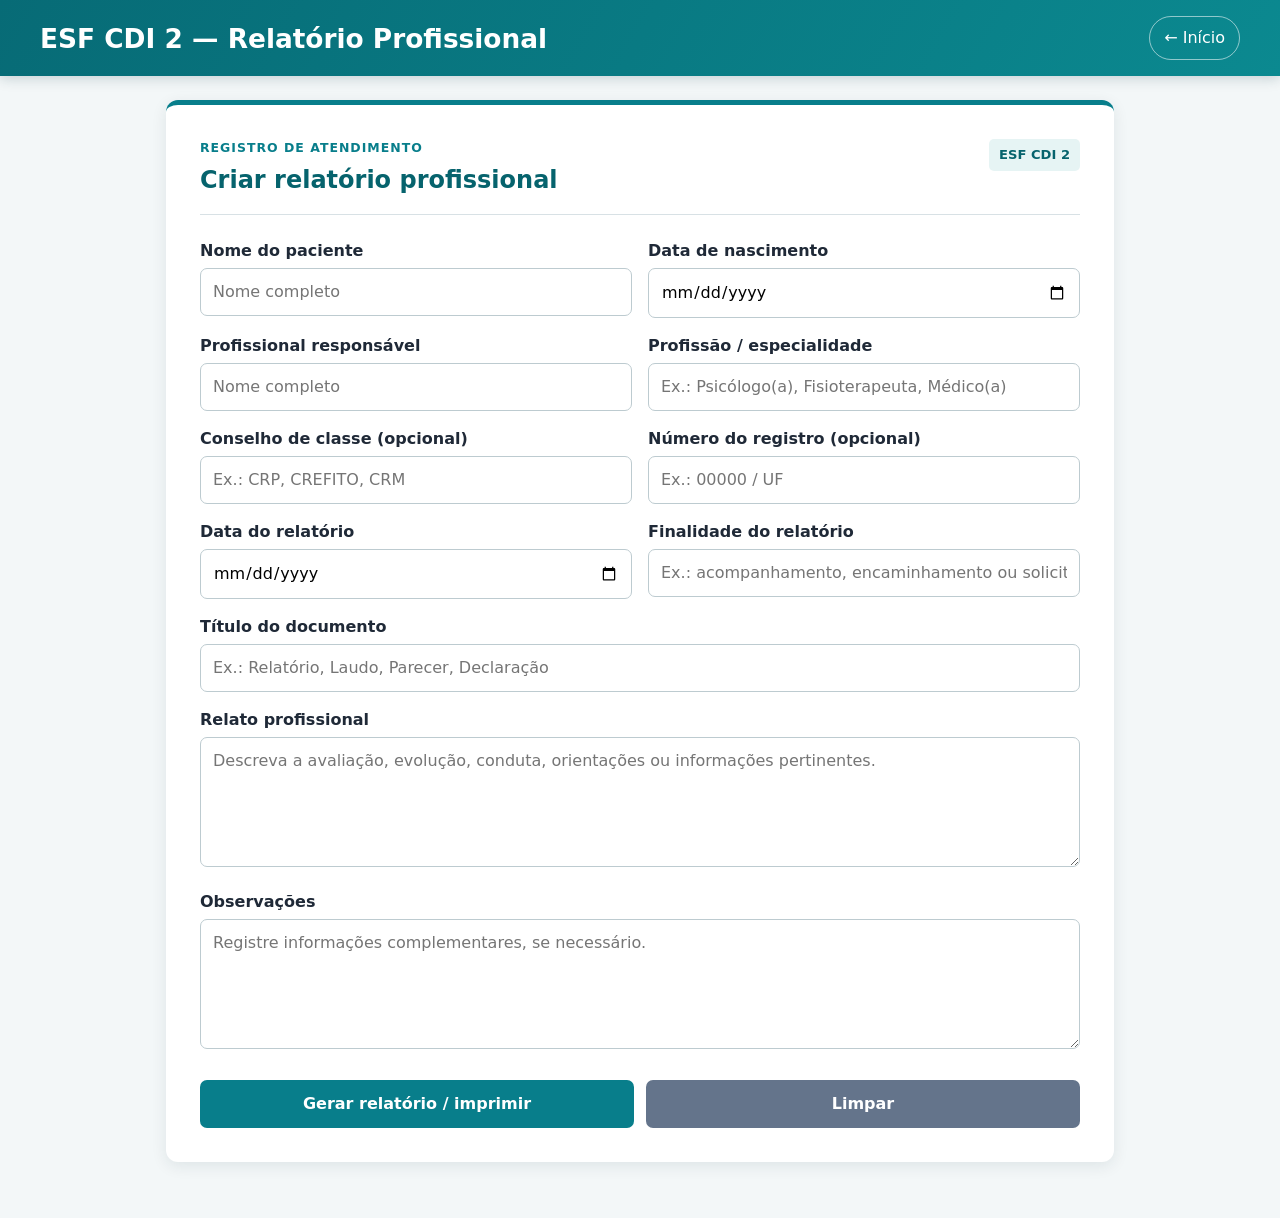
<file: Arquivos/relatorios_funcionarios.html>
<!DOCTYPE html>
<html lang="pt-BR">
<head>
    <meta charset="UTF-8">
    <meta name="viewport" content="width=device-width, initial-scale=1.0">
    <title>Relatório Profissional - ESF CDI 2</title>
    <link rel="stylesheet" href="../assets/css/common.css">
    <link rel="stylesheet" href="../assets/css/relatorios.css">
    <script src="../assets/js/vendor/html2canvas.min.js"></script>
    <script src="../assets/js/vendor/jspdf.umd.min.js"></script>
    <script src="../assets/js/exportar-pdf.js"></script>
    <script src="../assets/js/relatorios.js" defer></script>
</head>
<body>
    <header class="app-header">
        <div class="app-header-inner">
            <h1>ESF CDI 2 — Relatório Profissional</h1>
            <a class="home-link" href="../index.html">← Início</a>
        </div>
    </header>

    <main class="report-screen">
        <section class="form-card report-form-card">
            <div class="section-heading">
                <div>
                    <p class="eyebrow">Registro de atendimento</p>
                    <h2>Criar relatório profissional</h2>
                </div>
                <span class="section-mark">ESF CDI 2</span>
            </div>
            <form id="reportForm">
                <div class="report-grid">
                    <div class="form-group">
                        <label for="paciente">Nome do paciente</label>
                        <input id="paciente" required placeholder="Nome completo">
                    </div>
                    <div class="form-group">
                        <label for="nascimento">Data de nascimento</label>
                        <input id="nascimento" type="date">
                    </div>
                    <div class="form-group">
                        <label for="profissional">Profissional responsável</label>
                        <input id="profissional" required placeholder="Nome completo">
                    </div>
                    <div class="form-group">
                        <label for="profissao">Profissão / especialidade</label>
                        <input id="profissao" required placeholder="Ex.: Psicólogo(a), Fisioterapeuta, Médico(a)">
                    </div>
                    <div class="form-group">
                        <label for="conselho">Conselho de classe (opcional)</label>
                        <input id="conselho" placeholder="Ex.: CRP, CREFITO, CRM">
                    </div>
                    <div class="form-group">
                        <label for="registro">Número do registro (opcional)</label>
                        <input id="registro" placeholder="Ex.: 00000 / UF">
                    </div>
                    <div class="form-group">
                        <label for="dataRelatorio">Data do relatório</label>
                        <input id="dataRelatorio" type="date" required>
                    </div>
                    <div class="form-group">
                        <label for="finalidade">Finalidade do relatório</label>
                        <input id="finalidade" required placeholder="Ex.: acompanhamento, encaminhamento ou solicitação">
                    </div>
                    <div class="form-group full-width">
                        <label for="tituloDocumento">Título do documento</label>
                        <input id="tituloDocumento" required placeholder="Ex.: Relatório, Laudo, Parecer, Declaração">
                    </div>
                    <div class="form-group full-width">
                        <label for="relato">Relato profissional</label>
                        <textarea id="relato" required placeholder="Descreva a avaliação, evolução, conduta, orientações ou informações pertinentes."></textarea>
                    </div>
                    <div class="form-group full-width">
                        <label for="observacoes">Observações</label>
                        <textarea id="observacoes" placeholder="Registre informações complementares, se necessário."></textarea>
                    </div>
                </div>
                <div class="report-actions">
                    <button class="primary-action" type="submit">Gerar relatório / imprimir</button>
                    <button class="secondary-action" type="button" id="limparRelatorio">Limpar</button>
                </div>
            </form>
        </section>
    </main>

    <section id="reportPrint" class="report-print" aria-hidden="true"></section>
</body>
</html>
</file>
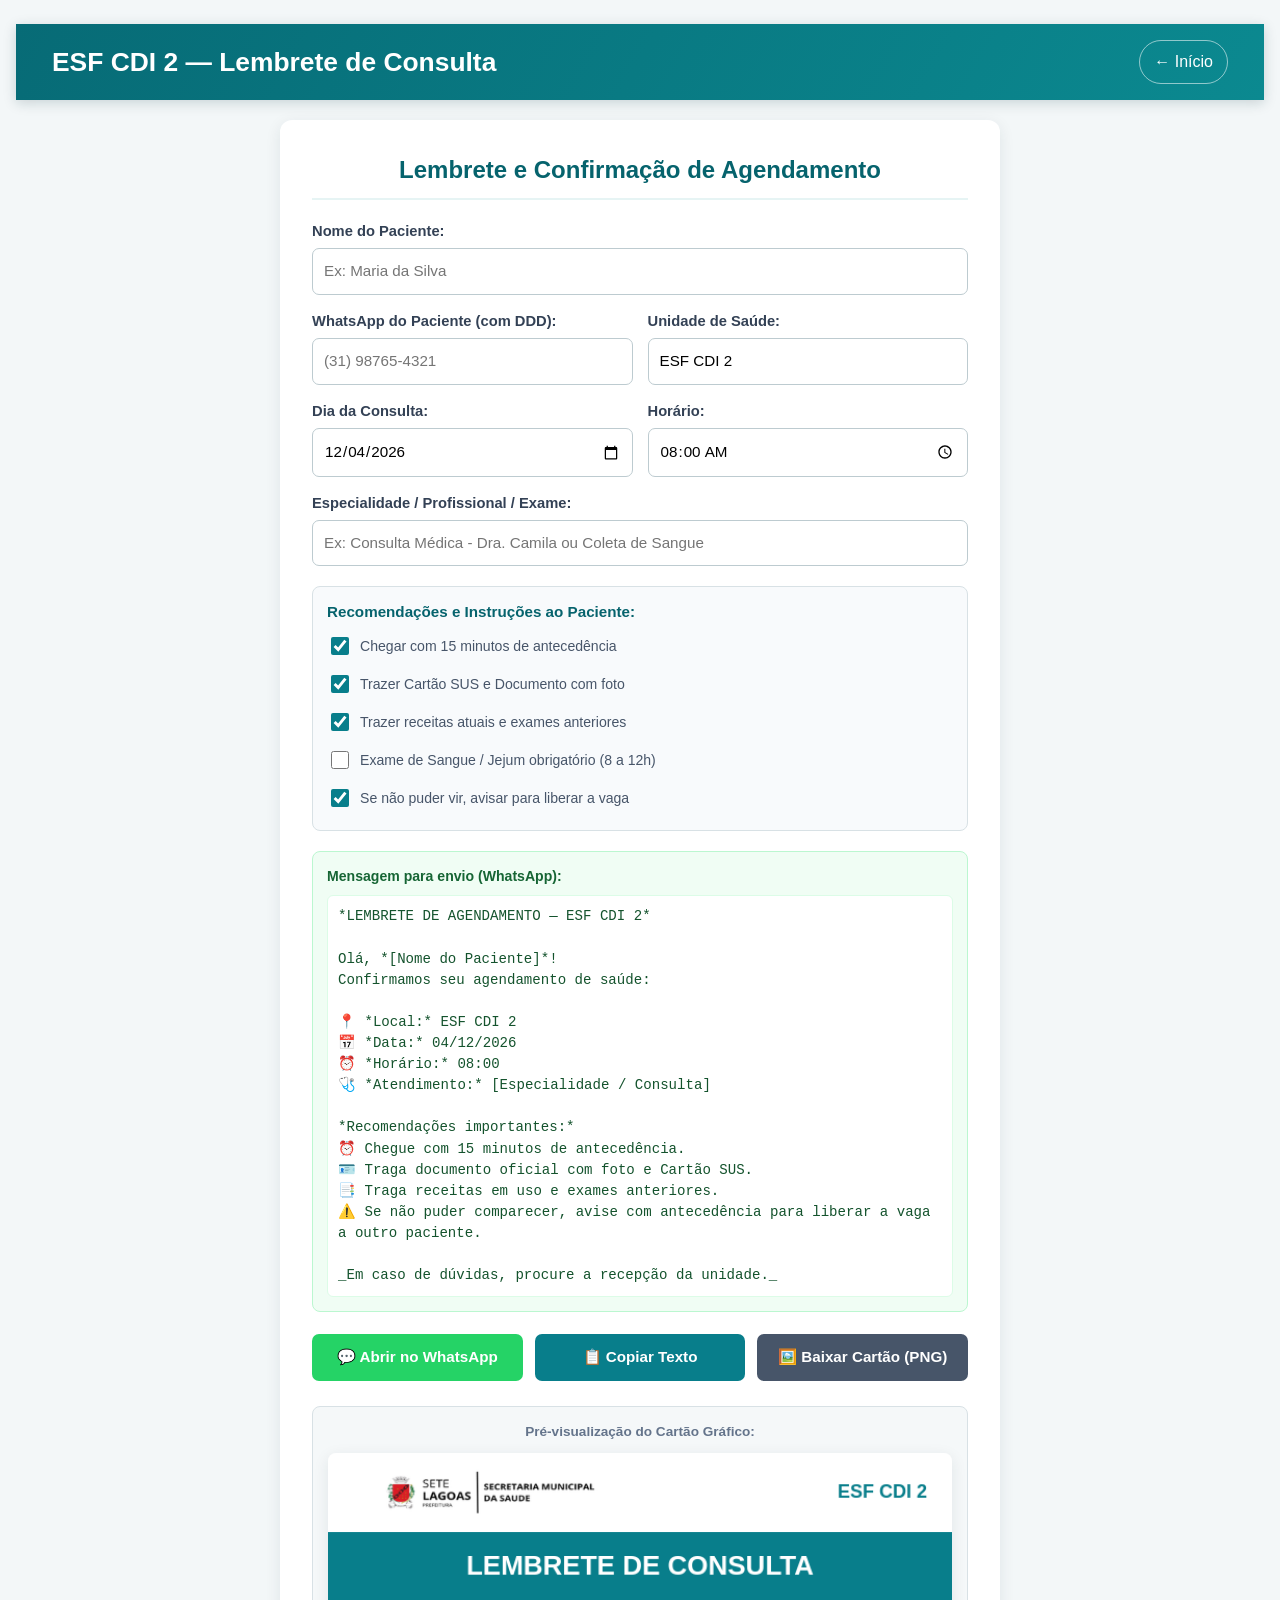
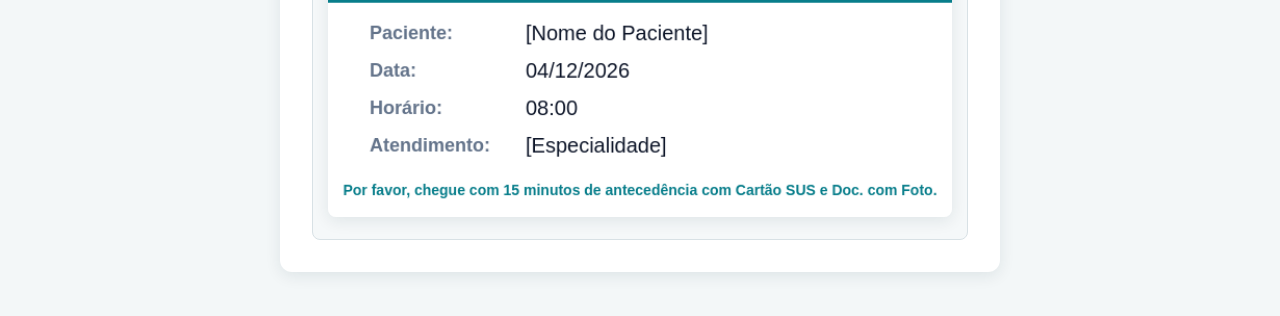
<file: Arquivos/whatsapp-marcacao.html>
<!DOCTYPE html>
<html lang="pt-BR">
<head>
    <meta charset="UTF-8">
    <meta name="viewport" content="width=device-width, initial-scale=1.0">
    <title>ESF CDI 2 — Lembrete de Consulta</title>
    <link rel="stylesheet" href="../assets/css/common.css">
    <link rel="stylesheet" href="../assets/css/whatsapp-marcacao.css">
    <script src="../assets/js/whatsapp-marcacao.js" defer></script>
</head>
<body>

<header class="app-header">
    <div class="app-header-inner">
        <h1>ESF CDI 2 — Lembrete de Consulta</h1>
        <a class="home-link" href="../index.html">← Início</a>
    </div>
</header>

<main class="container">
    <h2>Lembrete e Confirmação de Agendamento</h2>
    
    <div class="form-grid">
        <div class="form-group full-width">
            <label for="paciente">Nome do Paciente:</label>
            <input type="text" id="paciente" placeholder="Ex: Maria da Silva" autocomplete="off" required>
        </div>

        <div class="form-group">
            <label for="telefone">WhatsApp do Paciente (com DDD):</label>
            <input type="tel" id="telefone" placeholder="(31) 98765-4321" autocomplete="off">
        </div>

        <div class="form-group">
            <label for="localUnidade">Unidade de Saúde:</label>
            <input type="text" id="localUnidade" value="ESF CDI 2">
        </div>

        <div class="form-group">
            <label for="data">Dia da Consulta:</label>
            <input type="date" id="data">
        </div>

        <div class="form-group">
            <label for="horario">Horário:</label>
            <input type="time" id="horario" value="08:00">
        </div>

        <div class="form-group full-width">
            <label for="especialidade">Especialidade / Profissional / Exame:</label>
            <input type="text" id="especialidade" placeholder="Ex: Consulta Médica - Dra. Camila ou Coleta de Sangue" autocomplete="off">
        </div>
    </div>

    <div class="instructions-section">
        <h3>Recomendações e Instruções ao Paciente:</h3>
        <div class="instructions-grid">
            <label class="checkbox-label">
                <input type="checkbox" id="chkAntecedencia" checked> Chegar com 15 minutos de antecedência
            </label>
            <label class="checkbox-label">
                <input type="checkbox" id="chkDocs" checked> Trazer Cartão SUS e Documento com foto
            </label>
            <label class="checkbox-label">
                <input type="checkbox" id="chkExames" checked> Trazer receitas atuais e exames anteriores
            </label>
            <label class="checkbox-label">
                <input type="checkbox" id="chkJejum"> Exame de Sangue / Jejum obrigatório (8 a 12h)
            </label>
            <label class="checkbox-label">
                <input type="checkbox" id="chkAviso" checked> Se não puder vir, avisar para liberar a vaga
            </label>
        </div>
    </div>

    <div class="msg-preview-box">
        <h4>Mensagem para envio (WhatsApp):</h4>
        <div class="msg-preview-text" id="msgPreviewText"></div>
    </div>

    <div class="action-buttons">
        <button type="button" class="btn-whatsapp" id="btnWhatsapp" title="Abrir conversa no WhatsApp">
            💬 Abrir no WhatsApp
        </button>
        <button type="button" class="btn-copy" id="btnCopiar" title="Copiar texto para colar em qualquer lugar">
            📋 Copiar Texto
        </button>
        <button type="button" class="btn-png" id="btnDownload" title="Baixar imagem em formato de cartão">
            🖼️ Baixar Cartão (PNG)
        </button>
    </div>

    <div id="feedbackToast" class="feedback-toast"></div>

    <div class="preview-container">
        <label class="preview-label">Pré-visualização do Cartão Gráfico:</label>
        <canvas id="cartaoCanvas" width="600" height="350"></canvas>
    </div>
</main>

</body>
</html>
</file>
<file: assets/css/common.css>
/* Fonte de Ícones Local para funcionamento 100% Offline */
@font-face {
    font-family: 'Material Icons';
    font-style: normal;
    font-weight: 400;
    src: url('../fonts/MaterialIcons-Regular.woff2') format('woff2');
    font-display: swap;
}

.material-icons {
    font-family: 'Material Icons';
    font-weight: normal;
    font-style: normal;
    font-size: 24px;
    line-height: 1;
    letter-spacing: normal;
    text-transform: none;
    display: inline-block;
    white-space: nowrap;
    word-wrap: normal;
    direction: ltr;
    -webkit-font-smoothing: antialiased;
    text-rendering: optimizeLegibility;
    -moz-osx-font-smoothing: grayscale;
    font-feature-settings: 'liga';
}

/* Base visual compartilhada ESF CDI 2 */
:root {
    --brand: #087e8b;
    --brand-dark: #06636d;
    --brand-soft: #e6f4f4;
    --surface: #fff;
    --page-bg: #f3f7f8;
    --text: #1f2937;
    --muted: #64748b;
    --border: #d8e1e5;
    --danger: #c62828;
    --radius: 12px;
    --shadow: 0 4px 16px rgba(15, 45, 55, .09);
    font-family: Inter, Roboto, "Segoe UI", system-ui, -apple-system, sans-serif;
}
* { box-sizing: border-box; }
html { min-width: 320px; overflow-x: hidden; }
body { margin: 0; min-height: 100vh; background: var(--page-bg); color: var(--text); line-height: 1.5; }
img, canvas, iframe { max-width: 100%; }
button, input, select, textarea { font: inherit; }
button { min-height: 44px; cursor: pointer; }
input, select, textarea { min-width: 0; }
:focus-visible { outline: 3px solid rgba(8, 126, 139, .3); outline-offset: 2px; }
.app-header { width: 100%; padding: 16px clamp(16px, 4vw, 36px); color: #fff; background: linear-gradient(120deg, #076b76, #0b8990); box-shadow: 0 3px 12px rgba(10, 52, 61, .18); }
.app-header-inner { width: min(1200px, 100%); margin: 0 auto; display: flex; align-items: center; justify-content: space-between; gap: 16px; }
.app-header h1 { margin: 0; font-size: clamp(1.2rem, 3vw, 1.65rem); line-height: 1.25; }
.app-header p { margin: 4px 0 0; color: rgba(255,255,255,.85); font-size: .92rem; }
.home-link { display: inline-flex; align-items: center; justify-content: center; min-height: 44px; padding: 8px 14px; color: #fff; border: 1px solid rgba(255,255,255,.55); border-radius: 999px; text-decoration: none; white-space: nowrap; }
.home-link:hover { background: rgba(255,255,255,.14); }
.card, .form-card { background: var(--surface); border-radius: var(--radius); box-shadow: var(--shadow); }
.document-viewer { width: min(1200px, 100%); margin: 0 auto; padding: clamp(16px, 4vw, 32px); }
.document-viewer > p { margin: 0 0 12px; }
.document-viewer a { color: var(--brand-dark); font-weight: 600; }
.pdf-frame { display: block; width: 100%; height: min(78vh, 900px); min-height: 420px; border: 0; border-radius: var(--radius); background: #fff; box-shadow: var(--shadow); }
.print-branding { display: flex; align-items: center; justify-content: center; gap: 5mm; padding-bottom: 4mm; border-bottom: 1.5px solid var(--brand); }
.print-branding img { display: block; width: min(58mm, 100%); height: auto; }
.print-branding-unit { text-align: left; }
.print-branding-unit strong { display: block; font-size: 12pt; }
.print-branding-unit span { display: block; color: #475569; font-size: 9pt; }
.form-group, .input-group { min-width: 0; }
label { display: block; margin-bottom: 5px; font-weight: 600; }
input:not([type="checkbox"]), select, textarea { max-width: 100%; }
button { transition: filter .15s ease, transform .15s ease; }
button:hover { filter: brightness(.96); }
@media (max-width: 600px) {
    .app-header-inner { align-items: flex-start; flex-direction: column; }
    .row, .action-bar, .btn-container { flex-wrap: wrap; }
    .pdf-frame { height: 70vh; min-height: 360px; }
}
@media print {
    .app-header, .home-link, .offline-pill, .offline-toast, .offline-banner { display: none !important; }
    a[href] { color: inherit !important; text-decoration: none !important; }
}

/* Indicadores de Status Offline & PWA */
.offline-pill {
    display: inline-flex;
    align-items: center;
    gap: 6px;
    padding: 4px 12px;
    font-size: 0.8rem;
    font-weight: 700;
    border-radius: 999px;
    background: #fef3c7;
    color: #92400e;
    border: 1px solid #fde68a;
    box-shadow: 0 2px 6px rgba(0,0,0,0.06);
    user-select: none;
    transition: all .2s ease;
}
.offline-pill .material-icons {
    font-size: 16px;
}
.offline-pill.online {
    background: rgba(255, 255, 255, 0.18);
    color: #fff;
    border-color: rgba(255, 255, 255, 0.35);
}
.offline-pill.pronto-offline {
    background: #dcfce7;
    color: #166534;
    border-color: #bbf7d0;
}

.offline-toast {
    position: fixed;
    bottom: 20px;
    right: 20px;
    max-width: 380px;
    background: #1e293b;
    color: #fff;
    padding: 12px 18px;
    border-radius: 10px;
    box-shadow: 0 8px 24px rgba(0,0,0,0.25);
    font-size: 0.88rem;
    display: flex;
    align-items: center;
    gap: 12px;
    z-index: 99999;
    animation: slideUpToast .25s ease-out;
}
.offline-toast .material-icons {
    color: #38bdf8;
    font-size: 24px;
    flex-shrink: 0;
}
.offline-toast.success .material-icons {
    color: #4ade80;
}
.offline-toast.warning .material-icons {
    color: #fbbf24;
}
@keyframes slideUpToast {
    from { transform: translateY(30px); opacity: 0; }
    to { transform: translateY(0); opacity: 1; }
}

/* Modal amigável para serviços externos quando sem conexão */
.offline-modal-backdrop {
    position: fixed;
    inset: 0;
    background: rgba(15, 23, 42, 0.6);
    backdrop-filter: blur(3px);
    display: flex;
    align-items: center;
    justify-content: center;
    padding: 16px;
    z-index: 100000;
}
.offline-modal {
    background: #fff;
    border-radius: var(--radius);
    padding: 24px;
    max-width: 440px;
    width: 100%;
    box-shadow: 0 16px 36px rgba(0,0,0,0.28);
    text-align: center;
    animation: scaleModal .2s ease-out;
}
.offline-modal-icon {
    width: 56px;
    height: 56px;
    border-radius: 50%;
    background: #fef3c7;
    color: #b45309;
    display: inline-flex;
    align-items: center;
    justify-content: center;
    margin-bottom: 12px;
}
.offline-modal-icon .material-icons {
    font-size: 32px;
}
.offline-modal h3 {
    margin: 0 0 8px;
    color: #1e293b;
    font-size: 1.15rem;
}
.offline-modal p {
    color: var(--muted);
    font-size: 0.92rem;
    margin: 0 0 20px;
    line-height: 1.5;
}
.offline-modal button {
    background: var(--brand);
    color: #fff;
    border: none;
    border-radius: 8px;
    padding: 10px 24px;
    font-weight: 600;
    cursor: pointer;
}
@keyframes scaleModal {
    from { transform: scale(0.95); opacity: 0; }
    to { transform: scale(1); opacity: 1; }
}
</file>
<file: assets/css/home.css>
body { font-family: Inter, Roboto, "Segoe UI", system-ui, -apple-system, sans-serif; display: flex; flex-direction: column; align-items: center; background: var(--page-bg); margin: 0; min-height: 100vh; }
.app-bar { width: 100%; padding: 22px 20px; color: #fff; background: linear-gradient(120deg, #076b76, #0b8990); text-align: center; box-shadow: 0 3px 12px rgba(10, 52, 61, .18); }
.app-bar h1 { margin: 0; font-size: clamp(1.4rem, 4vw, 1.9rem); font-weight: 700; letter-spacing: -0.02em; }
.app-bar p { margin: 6px 0 0; font-size: 0.95rem; opacity: 0.9; }
.header-actions { display: flex; align-items: center; justify-content: center; gap: 10px; margin-top: 12px; }

/* Indicador de externalidade quando offline */
body.is-offline .card-item[data-external="true"] { opacity: 0.82; border-color: rgba(245, 158, 11, 0.4); }
body.is-offline .card-item[data-external="true"]:hover { border-color: #f59e0b; }

.container { width: min(1200px, 100%); padding: clamp(16px, 3vw, 32px); display: flex; flex-direction: column; align-items: center; }

/* Barra de Filtro Rápido */
.search-container { width: min(700px, 100%); margin: 10px 0 30px; display: flex; flex-direction: column; gap: 10px; }
.quick-search { display: flex; align-items: center; gap: 10px; background: #fff; padding: 10px 18px; border-radius: 999px; box-shadow: var(--shadow); border: 1px solid var(--border); }
.quick-search span.material-icons { color: var(--brand); font-size: 24px; }
.quick-search input { flex: 1; border: 0; outline: 0; font-size: 1rem; background: transparent; }
.quick-search input::placeholder { color: var(--muted); }

/* Seções e Categorias */
.section-title-cat { width: 100%; margin: 26px 0 14px; font-size: 1.15rem; font-weight: 700; color: var(--brand-dark); display: flex; align-items: center; gap: 8px; border-bottom: 2px solid var(--border); padding-bottom: 6px; }
.section-title-cat .material-icons { font-size: 22px; color: var(--brand); }

.cards-grid { display: grid; grid-template-columns: repeat(auto-fill, minmax(min(100%, 260px), 1fr)); gap: 16px; width: 100%; }
.card-item { min-height: 110px; padding: 18px 16px; display: flex; align-items: center; gap: 16px; border-radius: var(--radius); background: var(--surface); box-shadow: var(--shadow); color: var(--text); text-decoration: none; font-weight: 600; border: 1px solid transparent; transition: all .18s ease; }
.card-item:hover { transform: translateY(-3px); border-color: var(--brand); box-shadow: 0 8px 24px rgba(8, 126, 139, 0.16); }
.card-item .icon-wrapper { width: 50px; height: 50px; min-width: 50px; border-radius: 12px; background: var(--brand-soft); color: var(--brand); display: flex; align-items: center; justify-content: center; }
.card-item:hover .icon-wrapper { background: var(--brand); color: #fff; }
.card-item .icon-wrapper .material-icons { font-size: 28px; }
.card-item .text-info { display: flex; flex-direction: column; gap: 3px; }
.card-item .text-info strong { font-size: 0.98rem; color: #1e293b; }
.card-item .text-info span { font-size: 0.8rem; color: var(--muted); font-weight: normal; }

.badge-tag { display: inline-block; font-size: 0.72rem; padding: 2px 6px; border-radius: 4px; background: #e0f2fe; color: #0284c7; width: fit-content; font-weight: 700; }
.badge-tag.novo { background: #dcfce7; color: #15803d; }
.badge-tag.externo { background: #fef3c7; color: #b45309; }

.no-results { grid-column: 1 / -1; text-align: center; padding: 40px; color: var(--muted); font-size: 1.05rem; display: none; }

/* Rodapé Institucional */
.app-footer { width: 100%; margin-top: auto; padding: 24px 20px; background: #fff; border-top: 1px solid var(--border); text-align: center; color: var(--muted); font-size: 0.88rem; line-height: 1.5; }
.app-footer strong { color: var(--brand-dark); }

@media (max-width: 600px) {
    .cards-grid { grid-template-columns: 1fr; }
    .card-item { padding: 14px; }
}
</file>
<file: assets/css/calculadoras.css>
body { background: var(--page-bg); font-family: "Segoe UI", Roboto, sans-serif; color: var(--text); padding-bottom: 40px; }
.calc-container { width: min(1050px, 100%); margin: 24px auto; padding: 0 16px; }
.page-title { text-align: center; margin-bottom: 24px; color: var(--brand-dark); }
.page-title h2 { margin: 0 0 6px; }
.page-title p { margin: 0; color: var(--muted); font-size: 0.95rem; }

.tabs { display: flex; gap: 8px; justify-content: center; margin-bottom: 24px; flex-wrap: wrap; }
.tab-btn { padding: 10px 18px; border: 1px solid var(--border); border-radius: 999px; background: #fff; color: #475569; font-weight: 600; font-size: 0.95rem; cursor: pointer; display: flex; align-items: center; gap: 8px; transition: all 0.15s ease; }
.tab-btn:hover { background: var(--brand-soft); color: var(--brand-dark); }
.tab-btn.active { background: var(--brand); color: #fff; border-color: var(--brand); box-shadow: 0 2px 8px rgba(8, 126, 139, 0.25); }

.calc-card { display: none; background: #fff; border-radius: var(--radius); padding: clamp(20px, 4vw, 32px); box-shadow: var(--shadow); border-top: 5px solid var(--brand); }
.calc-card.active { display: block; }
.calc-card h3 { margin: 0 0 8px; color: var(--brand-dark); font-size: 1.25rem; }
.calc-card p.desc { margin: 0 0 20px; color: var(--muted); font-size: 0.9rem; }

.form-grid { display: grid; grid-template-columns: repeat(auto-fit, minmax(220px, 1fr)); gap: 16px; margin-bottom: 20px; }
.form-group { display: flex; flex-direction: column; gap: 6px; }
.form-group label { font-size: 0.9rem; font-weight: 600; color: #334155; }
.form-group input, .form-group select { padding: 10px 12px; border: 1px solid #bdcbd0; border-radius: 7px; font-size: 0.95rem; }
.form-group input:focus, .form-group select:focus { outline: none; border-color: var(--brand); box-shadow: 0 0 0 3px rgba(8,126,139,.12); }

.btn-calc { padding: 12px 24px; color: #fff; background: var(--brand); border: 0; border-radius: 7px; font-weight: 700; font-size: 1rem; cursor: pointer; }
.btn-calc:hover { filter: brightness(0.92); }

.result-box { margin-top: 24px; padding: 18px; border-radius: 8px; background: #f8fafc; border: 1px solid var(--border); display: none; }
.result-box.show { display: block; }
.result-box h4 { margin: 0 0 12px; color: var(--brand-dark); font-size: 1.1rem; }
.result-grid { display: grid; grid-template-columns: repeat(auto-fit, minmax(180px, 1fr)); gap: 12px; }
.result-item { background: #fff; padding: 12px; border-radius: 6px; border: 1px solid #e2e8f0; }
.result-item span.label { display: block; font-size: 0.8rem; color: #64748b; font-weight: 600; text-transform: uppercase; }
.result-item span.value { display: block; font-size: 1.3rem; font-weight: 700; color: var(--brand-dark); margin-top: 4px; }
.result-interpretation { margin-top: 14px; padding: 12px; border-radius: 6px; font-size: 0.92rem; line-height: 1.45; }

.badge-normal { background: #dcfce7; color: #166534; border: 1px solid #86efac; }
.badge-alerta { background: #fef9c3; color: #854d0e; border: 1px solid #fde047; }
.badge-perigo { background: #fee2e2; color: #991b1b; border: 1px solid #fca5a5; }

@media (max-width: 600px) {
    .tabs { flex-direction: column; }
    .tab-btn { width: 100%; justify-content: center; }
}
</file>
<file: assets/css/calendario_vacinal.css>
/* Estilos para Calendário Vacinal & Puericultura — ESF CDI 2 */
body {
    background: var(--page-bg);
    font-family: "Segoe UI", Roboto, sans-serif;
    color: var(--text);
    padding-bottom: 50px;
}

.guide-container {
    width: min(1140px, 100%);
    margin: 20px auto;
    padding: 0 16px;
}

.page-header {
    text-align: center;
    margin-bottom: 20px;
    color: var(--brand-dark);
}

.page-header h2 {
    margin: 0 0 6px;
    font-size: 1.6rem;
}

.page-header p {
    margin: 0;
    color: var(--muted);
    font-size: 0.95rem;
}

/* Abas */
.tabs {
    display: flex;
    gap: 10px;
    justify-content: center;
    margin-bottom: 20px;
    flex-wrap: wrap;
}

.tab-btn {
    padding: 11px 22px;
    border: 1px solid var(--border);
    border-radius: 999px;
    background: #fff;
    color: #475569;
    font-weight: 600;
    font-size: 0.95rem;
    cursor: pointer;
    transition: all 0.15s ease;
    display: inline-flex;
    align-items: center;
    gap: 8px;
}

.tab-btn:hover {
    background: var(--brand-soft);
    color: var(--brand-dark);
}

.tab-btn.active {
    background: var(--brand);
    color: #fff;
    border-color: var(--brand);
    box-shadow: 0 3px 10px rgba(8, 126, 139, 0.28);
}

.guide-section {
    display: none;
    background: #fff;
    border-radius: var(--radius);
    padding: clamp(20px, 3.5vw, 32px);
    box-shadow: var(--shadow);
    border-top: 5px solid var(--brand);
}

.guide-section.active {
    display: block;
}

.section-head {
    display: flex;
    justify-content: space-between;
    align-items: center;
    flex-wrap: wrap;
    gap: 12px;
    margin-bottom: 18px;
    padding-bottom: 12px;
    border-bottom: 1px solid var(--border);
}

.section-head h3 {
    margin: 0;
    color: var(--brand-dark);
    font-size: 1.3rem;
    display: flex;
    align-items: center;
    gap: 8px;
}

.section-actions {
    display: flex;
    gap: 8px;
    flex-wrap: wrap;
}

.btn-action {
    display: inline-flex;
    align-items: center;
    gap: 6px;
    padding: 8px 14px;
    border-radius: 6px;
    border: 1px solid var(--border);
    background: #fff;
    color: #334155;
    font-weight: 600;
    font-size: 0.88rem;
    cursor: pointer;
    transition: all 0.15s ease;
    min-height: 38px;
}

.btn-action:hover {
    background: #f1f5f9;
}

.btn-action.btn-primary {
    background: var(--brand);
    color: #fff;
    border-color: var(--brand);
}

.btn-action.btn-primary:hover {
    background: var(--brand-dark);
}

.btn-action.btn-success {
    background: #15803d;
    color: #fff;
    border-color: #15803d;
}

.btn-action.btn-success:hover {
    background: #166534;
}

/* Busca e Filtros Rápidos */
.search-toolbar {
    display: flex;
    flex-direction: column;
    gap: 12px;
    margin-bottom: 18px;
}

.search-box input {
    width: 100%;
    padding: 11px 16px;
    border: 1px solid var(--border);
    border-radius: 8px;
    font-size: 0.95rem;
}

.search-box input:focus {
    outline: none;
    border-color: var(--brand);
    box-shadow: 0 0 0 3px rgba(8,126,139,.12);
}

.filter-chips {
    display: flex;
    gap: 6px;
    flex-wrap: wrap;
}

.chip {
    padding: 5px 12px;
    border-radius: 999px;
    background: #f1f5f9;
    border: 1px solid #cbd5e1;
    color: #475569;
    font-size: 0.82rem;
    font-weight: 600;
    cursor: pointer;
    transition: all 0.15s ease;
}

.chip:hover, .chip.active {
    background: var(--brand-soft);
    color: var(--brand-dark);
    border-color: var(--brand);
}

/* Formulário de Identificação da Criança */
.patient-form-card {
    background: #f8fafc;
    border: 1px solid var(--border);
    border-radius: 10px;
    padding: 16px 20px;
    margin-bottom: 22px;
}

.patient-form-title {
    font-size: 1rem;
    font-weight: 700;
    color: var(--brand-dark);
    margin-bottom: 12px;
    display: flex;
    align-items: center;
    justify-content: space-between;
    flex-wrap: wrap;
    gap: 8px;
}

.age-badge {
    background: #e0f2fe;
    color: #0369a1;
    font-size: 0.82rem;
    font-weight: 700;
    padding: 4px 10px;
    border-radius: 999px;
    border: 1px solid #bae6fd;
}

.form-row {
    display: grid;
    grid-template-columns: repeat(auto-fit, minmax(200px, 1fr));
    gap: 12px;
    margin-bottom: 10px;
}

.form-group {
    display: flex;
    flex-direction: column;
    gap: 4px;
}

.form-group label {
    font-size: 0.82rem;
    font-weight: 600;
    color: #475569;
}

.form-group input, .form-group select {
    padding: 8px 12px;
    border: 1px solid var(--border);
    border-radius: 6px;
    font-size: 0.9rem;
    background: #fff;
    min-height: 38px;
}

.form-group input:focus, .form-group select:focus {
    outline: none;
    border-color: var(--brand);
    box-shadow: 0 0 0 3px rgba(8,126,139,.1);
}

/* Tabela de Cronograma Puericultura */
.table-responsive {
    width: 100%;
    overflow-x: auto;
    border-radius: 8px;
    border: 1px solid var(--border);
}

table {
    width: 100%;
    border-collapse: collapse;
    text-align: left;
    font-size: 0.9rem;
}

th {
    background: #f1f5f9;
    color: #334155;
    padding: 11px 12px;
    font-weight: 700;
    border-bottom: 2px solid var(--border);
    white-space: nowrap;
}

td {
    padding: 10px 12px;
    border-bottom: 1px solid #e2e8f0;
    vertical-align: top;
}

tr:hover td {
    background: #f8fafc;
}

.col-consulta {
    width: 16%;
    font-weight: 600;
    color: #1e293b;
}

.col-data-prev {
    width: 14%;
    white-space: nowrap;
}

.col-data-prev .weekday {
    display: block;
    font-size: 0.76rem;
    color: var(--muted);
}

.col-agendada {
    width: 15%;
}

.col-agendada input[type="date"] {
    width: 100%;
    padding: 5px 8px;
    border: 1px solid var(--border);
    border-radius: 4px;
    font-size: 0.85rem;
}

.col-status {
    width: 11%;
}

.col-status select {
    width: 100%;
    padding: 5px 6px;
    border-radius: 4px;
    border: 1px solid var(--border);
    font-size: 0.82rem;
    font-weight: 600;
}

.col-marcos {
    width: 28%;
    font-size: 0.85rem;
    line-height: 1.4;
    color: #334155;
}

.col-marcos strong {
    color: #0f172a;
}

.col-anotacoes {
    width: 16%;
}

.col-anotacoes textarea {
    width: 100%;
    min-height: 52px;
    resize: vertical;
    padding: 5px 8px;
    border: 1px solid var(--border);
    border-radius: 4px;
    font-size: 0.82rem;
    line-height: 1.3;
}

/* Badges de Status */
.badge-status {
    display: inline-block;
    padding: 3px 8px;
    border-radius: 4px;
    font-size: 0.76rem;
    font-weight: 700;
}
.status-prevista { background: #fef3c7; color: #92400e; }
.status-agendada { background: #e0f2fe; color: #0369a1; }
.status-realizada { background: #dcfce7; color: #166534; }

/* Tag de Vacina */
.vaccine-tag {
    display: inline-block;
    background: #eef2ff;
    color: #4338ca;
    padding: 1px 6px;
    border-radius: 3px;
    font-size: 0.76rem;
    font-weight: 600;
    margin-top: 3px;
    border: 1px solid #c7d2fe;
}

/* Card Informativo */
.info-card {
    background: #f8fafc;
    border-left: 4px solid var(--brand);
    padding: 12px 16px;
    border-radius: 6px;
    margin-bottom: 18px;
    font-size: 0.88rem;
    line-height: 1.5;
    color: #334155;
}

.info-card strong {
    color: var(--brand-dark);
}

/* =========================================================
   ÁREA DE IMPRESSÃO EXCLUSIVA (A4)
   ========================================================= */
.print-sheet {
    display: none;
    background: #fff;
    color: #111;
    font-family: -apple-system, BlinkMacSystemFont, "Segoe UI", Roboto, Helvetica, Arial, sans-serif;
}

/* Visualização prévia da impressão se ativada por script */
body.print-preview .guide-container,
body.print-preview .app-header {
    display: none !important;
}

body.print-preview .print-sheet.active-print {
    display: block !important;
    width: 210mm;
    margin: 0 auto;
    padding: 12mm 15mm;
    background: #fff;
    box-shadow: none;
}

/* Regras de @media print nativo */
@media print {
    body {
        background: #fff !important;
        color: #000 !important;
        padding: 0 !important;
        margin: 0 !important;
    }

    .app-header,
    .guide-container,
    .tabs,
    .section-actions,
    .search-toolbar,
    .btn-action {
        display: none !important;
    }

    .print-sheet.active-print {
        display: block !important;
        width: 100% !important;
        margin: 0 !important;
        padding: 6mm 10mm !important;
    }

    @page {
        size: A4 portrait;
        margin: 8mm;
    }

    /* Impressão específica do calendário vacinal se ativo */
    .print-sheet.print-vacinas.active-print {
        font-size: 8.5pt;
    }

    .print-sheet.print-vacinas.active-print table {
        font-size: 8pt;
    }

    .print-sheet.print-vacinas.active-print th,
    .print-sheet.print-vacinas.active-print td {
        padding: 4px 6px !important;
    }

    /* Impressão do cronograma de puericultura */
    .print-header {
        display: flex;
        align-items: center;
        gap: 12px;
        border-bottom: 2px solid #087e8b;
        padding-bottom: 6px;
        margin-bottom: 10px;
    }

    .print-header img {
        height: 48px;
        width: auto;
    }

    .print-header-text h1 {
        margin: 0;
        font-size: 13pt;
        color: #086b76;
        line-height: 1.2;
    }

    .print-header-text p {
        margin: 2px 0 0;
        font-size: 8.5pt;
        color: #475569;
    }

    .print-doc-title {
        text-align: center;
        margin: 8px 0 10px;
    }

    .print-doc-title h2 {
        margin: 0;
        font-size: 12pt;
        text-transform: uppercase;
        color: #0f172a;
        letter-spacing: 0.5px;
    }

    .print-doc-title span {
        font-size: 8pt;
        color: #64748b;
    }

    /* Box de Identificação na Impressão */
    .print-patient-box {
        border: 1px solid #cbd5e1;
        border-radius: 4px;
        padding: 6px 10px;
        margin-bottom: 10px;
        background: #f8fafc !important;
        -webkit-print-color-adjust: exact;
        print-color-adjust: exact;
    }

    .print-patient-grid {
        display: grid;
        grid-template-columns: 2fr 1fr 1fr;
        row-gap: 4px;
        column-gap: 12px;
        font-size: 8.5pt;
    }

    .print-patient-grid strong {
        color: #0f172a;
    }

    /* Tabela na Impressão */
    .print-table {
        width: 100%;
        border-collapse: collapse;
        font-size: 7.8pt;
        margin-bottom: 10px;
    }

    .print-table th {
        background: #f1f5f9 !important;
        color: #0f172a !important;
        border: 1px solid #cbd5e1;
        padding: 5px 6px;
        font-weight: 700;
        text-align: left;
        -webkit-print-color-adjust: exact;
        print-color-adjust: exact;
    }

    .print-table td {
        border: 1px solid #cbd5e1;
        padding: 4px 6px;
        vertical-align: middle;
        line-height: 1.25;
    }

    .print-table tr:nth-child(even) td {
        background: #fafafa !important;
        -webkit-print-color-adjust: exact;
        print-color-adjust: exact;
    }

    .print-notes-box {
        border: 1px dashed #cbd5e1;
        padding: 6px 8px;
        margin-bottom: 8px;
        font-size: 7.5pt;
        border-radius: 4px;
        line-height: 1.35;
        background: #f8fafc !important;
        -webkit-print-color-adjust: exact;
        print-color-adjust: exact;
    }

    .print-notes-box strong {
        color: #086b76;
    }

    .print-footer-signatures {
        display: flex;
        justify-content: space-between;
        align-items: flex-end;
        margin-top: 14px;
        padding-top: 6px;
        font-size: 8pt;
    }

    .sign-box {
        text-align: center;
        width: 45%;
    }

    .sign-line {
        border-top: 1px solid #000;
        margin-bottom: 3px;
        height: 1px;
    }
}

@media (max-width: 600px) {
    .tabs { flex-direction: column; }
    .tab-btn { width: 100%; justify-content: center; }
    .section-head { flex-direction: column; align-items: flex-start; }
    .section-actions { width: 100%; }
    .btn-action { flex: 1; justify-content: center; }
}
</file>
<file: assets/css/declaracao_vinculo.css>
/* ==========================================================================
   DECLARAÇÃO DE VÍNCULO E ATENDIMENTO - ESF CDI 2
   Folha de Estilos de Interface e Impressão Timbrada A4
   ========================================================================== */

body {
    padding-bottom: 40px;
}

.vinculo-screen {
    width: min(1000px, 100%);
    margin: 24px auto;
    padding: 0 16px;
}

.vinculo-form-card {
    padding: clamp(20px, 4vw, 36px);
    border-top: 5px solid var(--brand);
}

.section-heading {
    display: flex;
    align-items: flex-start;
    justify-content: space-between;
    gap: 16px;
    margin-bottom: 24px;
    padding-bottom: 16px;
    border-bottom: 1px solid var(--border);
}

.eyebrow {
    margin: 0 0 4px;
    color: var(--brand);
    font-size: 0.8rem;
    font-weight: 800;
    letter-spacing: 0.08em;
    text-transform: uppercase;
}

.section-heading h2 {
    margin: 0;
    color: var(--brand-dark);
    font-size: clamp(1.2rem, 3vw, 1.55rem);
}

.section-mark {
    padding: 6px 12px;
    color: var(--brand-dark);
    background: var(--brand-soft);
    border-radius: 6px;
    font-size: 0.82rem;
    font-weight: 700;
    white-space: nowrap;
}

/* Fieldsets e grupos */
.form-fieldset {
    border: 1px solid #dce4e8;
    border-radius: 8px;
    padding: 16px 20px;
    margin-bottom: 20px;
    background: #fafcfc;
}

.form-fieldset legend {
    font-weight: 700;
    color: var(--brand-dark);
    font-size: 0.95rem;
    padding: 0 8px;
    display: flex;
    align-items: center;
    gap: 6px;
}

.vinculo-grid {
    display: grid;
    grid-template-columns: repeat(2, minmax(0, 1fr));
    gap: 16px;
}

.vinculo-grid-3 {
    display: grid;
    grid-template-columns: repeat(3, minmax(0, 1fr));
    gap: 16px;
}

.form-group {
    min-width: 0;
}

.form-group label {
    display: block;
    margin-bottom: 5px;
    font-weight: 600;
    font-size: 0.88rem;
    color: #334155;
}

.form-group.full-width {
    grid-column: 1 / -1;
}

.vinculo-grid input,
.vinculo-grid select,
.vinculo-grid textarea,
.vinculo-grid-3 input,
.vinculo-grid-3 select {
    width: 100%;
    padding: 10px 12px;
    border: 1px solid #bdcbd0;
    border-radius: 7px;
    background: #fff;
    font-size: 0.92rem;
    transition: border-color 0.15s ease, box-shadow 0.15s ease;
}

.vinculo-grid input:focus,
.vinculo-grid select:focus,
.vinculo-grid textarea:focus,
.vinculo-grid-3 input:focus,
.vinculo-grid-3 select:focus {
    outline: none;
    border-color: var(--brand);
    box-shadow: 0 0 0 3px rgba(8, 126, 139, 0.15);
}

.vinculo-grid textarea {
    min-height: 85px;
    resize: vertical;
}

/* Checkboxes estilizados */
.checkbox-grid {
    display: grid;
    grid-template-columns: repeat(2, minmax(0, 1fr));
    gap: 10px 16px;
    margin-top: 6px;
}

.check-item {
    display: flex;
    align-items: flex-start;
    gap: 10px;
    padding: 8px 12px;
    background: #fff;
    border: 1px solid #e2e8f0;
    border-radius: 6px;
    cursor: pointer;
    font-size: 0.88rem;
    transition: background 0.15s, border-color 0.15s;
}

.check-item:hover {
    background: var(--brand-soft);
    border-color: #cbd5e1;
}

.check-item input[type="checkbox"] {
    margin-top: 3px;
    accent-color: var(--brand);
    width: 16px;
    height: 16px;
    cursor: pointer;
}

/* Lista de Dependentes */
.dependentes-container {
    margin-top: 10px;
    display: flex;
    flex-direction: column;
    gap: 12px;
}

.dependente-row {
    display: grid;
    grid-template-columns: 2fr 1.2fr 1.2fr 1fr auto;
    gap: 10px;
    align-items: flex-end;
    background: #fff;
    padding: 12px;
    border: 1px solid #e2e8f0;
    border-radius: 7px;
}

.dependente-row .btn-remover-dep {
    background: #fee2e2;
    color: #991b1b;
    border: 1px solid #fecaca;
    border-radius: 6px;
    padding: 0 10px;
    height: 38px;
    font-weight: 700;
    cursor: pointer;
    display: flex;
    align-items: center;
    justify-content: center;
}

.dependente-row .btn-remover-dep:hover {
    background: #fca5a5;
}

.btn-add-dep {
    margin-top: 10px;
    background: #f1f5f9;
    color: var(--brand-dark);
    border: 1.5px dashed var(--brand);
    border-radius: 7px;
    padding: 10px 16px;
    font-weight: 600;
    font-size: 0.88rem;
    cursor: pointer;
    display: inline-flex;
    align-items: center;
    gap: 6px;
    transition: all 0.2s ease;
}

.btn-add-dep:hover {
    background: var(--brand-soft);
}

/* Botões de Ação */
.vinculo-actions {
    display: flex;
    gap: 12px;
    margin-top: 28px;
}

.vinculo-actions button {
    flex: 1;
    padding: 13px 18px;
    border: 0;
    border-radius: 8px;
    font-weight: 700;
    font-size: 0.96rem;
    cursor: pointer;
    display: flex;
    align-items: center;
    justify-content: center;
    gap: 8px;
}

.primary-action {
    background: var(--brand);
    color: #fff;
}

.primary-action:hover {
    background: var(--brand-dark);
}

.secondary-action {
    background: #64748b;
    color: #fff;
    flex: 0 0 160px !important;
}

.secondary-action:hover {
    background: #475569;
}

.demo-action {
    background: #e2e8f0;
    color: #334155;
    flex: 0 0 170px !important;
}

.demo-action:hover {
    background: #cbd5e1;
}

/* ==========================================================================
   ESTILOS DE IMPRESSÃO (FOLHA TIMBRADA A4 OFICIAL SUS / PREFEITURA)
   ========================================================================== */
.vinculo-print {
    display: none;
}

@page {
    size: A4 portrait;
    margin: 12mm 15mm 15mm 15mm;
}

@media (max-width: 768px) {
    .vinculo-grid,
    .vinculo-grid-3,
    .checkbox-grid {
        grid-template-columns: 1fr;
    }
    .form-group.full-width {
        grid-column: auto;
    }
    .dependente-row {
        grid-template-columns: 1fr;
    }
    .vinculo-actions {
        flex-direction: column;
    }
    .secondary-action, .demo-action {
        flex: 1 1 auto !important;
    }
}

@media print {
    html, body {
        width: 210mm;
        min-height: 297mm;
        margin: 0 !important;
        padding: 0 !important;
        background: #fff;
        color: #0f172a;
        font-family: "Times New Roman", Times, Georgia, serif;
    }

    .app-header,
    .vinculo-screen {
        display: none !important;
    }

    .vinculo-print {
        display: block !important;
        width: 210mm;
        min-height: 297mm;
        padding: 14mm 18mm 16mm 18mm;
        box-sizing: border-box;
    }

    .print-sheet {
        min-height: 265mm;
        display: flex;
        flex-direction: column;
        justify-content: space-between;
    }

    /* Cabeçalho Institucional Oficial */
    .gov-header {
        display: flex;
        align-items: center;
        gap: 6mm;
        padding-bottom: 4mm;
        border-bottom: 2px solid #087e8b;
    }

    .gov-logo {
        width: 60mm;
        height: auto;
    }

    .gov-titles {
        flex: 1;
        text-align: right;
        font-family: Arial, Helvetica, sans-serif;
    }

    .gov-titles .inst-gov {
        font-size: 8.5pt;
        font-weight: 700;
        text-transform: uppercase;
        color: #334155;
        line-height: 1.25;
    }

    .gov-titles .inst-unit {
        font-size: 11pt;
        font-weight: 900;
        color: #06636d;
        margin-top: 1mm;
        text-transform: uppercase;
    }

    .gov-titles .inst-sub {
        font-size: 8pt;
        color: #64748b;
    }

    /* Título do Documento */
    .doc-main-title {
        text-align: center;
        margin: 9mm 0 7mm;
        font-family: Arial, Helvetica, sans-serif;
    }

    .doc-main-title h1 {
        margin: 0;
        font-size: 15pt;
        font-weight: 800;
        letter-spacing: 0.04em;
        text-transform: uppercase;
        color: #0f172a;
    }

    .doc-main-title .doc-subtitle {
        margin: 2mm 0 0;
        font-size: 9pt;
        font-style: italic;
        color: #475569;
    }

    /* Corpo Probatório da Declaração */
    .doc-content {
        font-size: 11pt;
        line-height: 1.7;
        text-align: justify;
        text-justify: inter-word;
    }

    .doc-content p {
        margin: 0 0 4.5mm;
        text-indent: 12mm;
    }

    .doc-content p.no-indent {
        text-indent: 0;
    }

    .doc-content strong {
        font-weight: 700;
        color: #000;
    }

    /* Tabela de Dependentes / Família */
    .dep-table-container {
        margin: 4mm 0 6mm;
    }

    .dep-table-container h4 {
        margin: 0 0 2mm;
        font-size: 10pt;
        font-family: Arial, Helvetica, sans-serif;
        text-transform: uppercase;
        color: #06636d;
        border-bottom: 1px solid #cbd5e1;
        padding-bottom: 1mm;
    }

    .dep-print-table {
        width: 100%;
        border-collapse: collapse;
        font-size: 9.5pt;
    }

    .dep-print-table th,
    .dep-print-table td {
        border: 1px solid #94a3b8;
        padding: 2mm 3mm;
        text-align: left;
    }

    .dep-print-table th {
        background-color: #f1f5f9;
        font-weight: 700;
        font-family: Arial, Helvetica, sans-serif;
        font-size: 8.5pt;
        text-transform: uppercase;
    }

    /* Lista de Itens Atestados */
    .check-list-print {
        margin: 3mm 0 5mm 6mm;
        padding: 0;
        list-style: none;
    }

    .check-list-print li {
        position: relative;
        padding-left: 5mm;
        margin-bottom: 1.5mm;
        font-size: 10.5pt;
    }

    .check-list-print li::before {
        content: "■";
        position: absolute;
        left: 0;
        font-size: 7pt;
        top: 0.5mm;
        color: #087e8b;
    }

    /* Observações */
    .obs-print-box {
        margin: 3mm 0 5mm;
        padding: 2.5mm 3.5mm;
        border: 1px solid #cbd5e1;
        background: #f8fafc;
        border-radius: 1mm;
        font-size: 9.5pt;
        line-height: 1.45;
    }

    .obs-print-box strong {
        display: block;
        font-family: Arial, Helvetica, sans-serif;
        font-size: 8.5pt;
        text-transform: uppercase;
        color: #334155;
        margin-bottom: 1mm;
    }

    /* Rodapé com Localidade, Assinatura e Carimbo */
    .doc-closing {
        margin-top: 6mm;
        text-align: right;
        font-size: 11pt;
    }

    .doc-signatures-wrap {
        margin-top: 14mm;
        display: flex;
        justify-content: space-between;
        align-items: flex-end;
        gap: 12mm;
    }

    .stamp-area {
        width: 65mm;
        height: 26mm;
        border: 1px dashed #94a3b8;
        border-radius: 2mm;
        display: flex;
        align-items: center;
        justify-content: center;
        text-align: center;
        font-family: Arial, Helvetica, sans-serif;
        font-size: 8pt;
        color: #64748b;
        padding: 2mm;
        box-sizing: border-box;
    }

    .sig-area {
        width: 85mm;
        text-align: center;
        font-family: Arial, Helvetica, sans-serif;
    }

    .sig-line {
        border-top: 1.2px solid #000;
        padding-top: 1.5mm;
    }

    .sig-name {
        font-size: 10pt;
        font-weight: 700;
        color: #000;
    }

    .sig-role {
        font-size: 8.5pt;
        color: #334155;
    }

    .sig-reg {
        font-size: 8pt;
        color: #64748b;
    }

    /* Rodapé institucional com CNES e endereço */
    .inst-footer-line {
        margin-top: auto;
        padding-top: 3mm;
        border-top: 1px solid #cbd5e1;
        display: flex;
        justify-content: space-between;
        font-family: Arial, Helvetica, sans-serif;
        font-size: 7.5pt;
        color: #64748b;
    }
}
</file>
<file: assets/css/encaminhamento.css>
body { font-family: "Segoe UI", Tahoma, sans-serif; }
.screen-container { width: min(920px, 100%); margin: 20px auto; padding: clamp(14px, 3vw, 24px); }
.header-app { text-align: center; margin: 0 0 26px; color: var(--brand-dark); }
.header-app h2 { margin: 0 0 8px; }
.forms-wrapper { display: flex; flex-direction: column; gap: 18px; }
.form-card { padding: clamp(16px, 3vw, 25px); border-top: 5px solid var(--brand); position: relative; }
.card-header-flex { display: flex; justify-content: space-between; align-items: center; margin-bottom: 18px; padding-bottom: 10px; border-bottom: 1px solid var(--border); flex-wrap: wrap; gap: 10px; }
.card-header-flex h2 { margin: 0; color: var(--brand-dark); font-size: 1.2rem; }
.card-header-actions { display: flex; gap: 8px; }
.btn-small { padding: 6px 12px; font-size: 0.85rem; border-radius: 6px; border: 1px solid var(--border); background: #f8fafc; color: var(--brand-dark); cursor: pointer; font-weight: 600; display: inline-flex; align-items: center; gap: 4px; }
.btn-small:hover { background: var(--brand-soft); border-color: var(--brand); }
.btn-small.danger:hover { background: #fee2e2; border-color: var(--danger); color: var(--danger); }

.input-group { display: flex; flex-direction: column; margin-bottom: 14px; }
.row { display: flex; gap: 15px; flex-wrap: wrap; }
.row .input-group { flex: 1 1 220px; }
label { font-size: .92rem; font-weight: 600; margin-bottom: 4px; color: #334155; }
input, select, textarea { width: 100%; padding: 11px 12px; border: 1px solid #bdcbd0; border-radius: 7px; background: #fff; font-size: 0.95rem; }
input:focus, select:focus, textarea:focus { outline: none; border-color: var(--brand); box-shadow: 0 0 0 3px rgba(8,126,139,.13); }
textarea { resize: vertical; min-height: 90px; }
.btn-print { width: 100%; margin-top: 20px; padding: 14px; color: white; background: var(--brand); border: 0; border-radius: 8px; font-size: 1.05rem; font-weight: 700; cursor: pointer; }
.btn-print:hover { filter: brightness(0.92); }

.print-container { display: none; }
.print-field-description-label { margin-top: 10px; }
.professional-name { font-weight: bold; margin-bottom: 4px; }

@page { size: A4 landscape; margin: 0; }
@media print {
    html, body { width: 297mm; height: 210mm; margin: 0 !important; padding: 0 !important; overflow: hidden; background: #fff; }
    .app-header, .screen-container { display: none !important; }
    .print-container { display: grid !important; grid-template-columns: minmax(0, 1fr) minmax(0, 1fr); gap: 6mm; width: 297mm; height: 210mm; padding: 5mm; box-sizing: border-box; }
    .referral-half { min-width: 0; min-height: 0; height: 200mm; padding: 7mm; border: 1.5px solid #2e8b57; border-radius: 3mm; display: flex; flex-direction: column; position: relative; overflow: visible; break-inside: avoid; }
    .print-header { text-align: center; font-size: 11pt; font-weight: bold; text-transform: uppercase; padding-bottom: 4mm; margin-bottom: 5mm; }
    .print-header .print-branding { text-transform: none; }
    .print-header span { display: block; line-height: 1.35; }
    .print-type { text-align: center; font-size: 12.5pt; font-weight: bold; margin-bottom: 4mm; padding: 2mm; background: #eee; border-radius: 1mm; }
    .print-field { margin-bottom: 1.5mm; font-size: 10pt; line-height: 1.35; overflow-wrap: anywhere; }
    .print-field strong { color: #000; }
    .print-description { flex: 1 1 auto; min-height: 18mm; border: 1px solid #bbb; border-radius: 2mm; padding: 3mm; margin-top: 1.5mm; font-size: 10pt; line-height: 1.35; white-space: pre-wrap; overflow-wrap: anywhere; }
    .print-footer { margin-top: 6mm; text-align: center; font-size: 9.5pt; }
    .signature-line { width: 70%; border-top: 1px solid #000; margin: 0 auto 2mm; }
}
@media (max-width: 600px) { .screen-container { margin: 8px auto; } }
</file>
<file: assets/css/folha_ponto.css>
/* Estilos da Folha de Ponto Online - ESF CDI 2 */

.folha-container {
    width: min(1200px, 100%);
    margin: 24px auto 48px;
    padding: 0 16px;
    display: flex;
    flex-direction: column;
    gap: 20px;
}

/* Card Cabeçalho Informativo */
.info-banner {
    background: linear-gradient(135deg, #e6f4f4, #f0fdf4);
    border: 1px solid #c2e7e7;
    border-left: 5px solid var(--brand);
    border-radius: var(--radius);
    padding: 16px 20px;
    display: flex;
    align-items: center;
    justify-content: space-between;
    gap: 16px;
    flex-wrap: wrap;
}

.info-banner-text h2 {
    margin: 0 0 4px;
    font-size: 1.15rem;
    color: var(--brand-dark);
}

.info-banner-text p {
    margin: 0;
    font-size: 0.9rem;
    color: #475569;
}

.info-banner-actions {
    display: flex;
    gap: 10px;
    flex-wrap: wrap;
}

.btn-secondary-link {
    display: inline-flex;
    align-items: center;
    gap: 6px;
    padding: 8px 14px;
    border-radius: 8px;
    background: #fff;
    color: var(--brand-dark);
    border: 1px solid var(--border);
    font-size: 0.86rem;
    font-weight: 600;
    text-decoration: none;
    transition: all 0.15s ease;
}

.btn-secondary-link:hover {
    background: var(--brand-soft);
    border-color: var(--brand);
}

/* Painel de Formulário e Automação */
.control-card {
    background: var(--surface);
    border-radius: var(--radius);
    box-shadow: var(--shadow);
    padding: clamp(16px, 3vw, 24px);
    border: 1px solid var(--border);
}

.card-title-bar {
    display: flex;
    align-items: center;
    justify-content: space-between;
    padding-bottom: 12px;
    margin-bottom: 16px;
    border-bottom: 1.5px solid #edf2f7;
    flex-wrap: wrap;
    gap: 10px;
}

.card-title-bar h3 {
    margin: 0;
    font-size: 1.05rem;
    color: var(--brand-dark);
    display: flex;
    align-items: center;
    gap: 8px;
}

.card-title-bar .badge-info {
    font-size: 0.78rem;
    font-weight: 600;
    background: var(--brand-soft);
    color: var(--brand);
    padding: 3px 8px;
    border-radius: 6px;
}

/* Grids de Inputs */
.form-row-grid {
    display: grid;
    grid-template-columns: repeat(auto-fit, minmax(min(100%, 220px), 1fr));
    gap: 14px;
    margin-bottom: 12px;
}

.input-box {
    display: flex;
    flex-direction: column;
    gap: 5px;
}

.input-box label {
    font-size: 0.85rem;
    font-weight: 600;
    color: #334155;
    display: flex;
    align-items: center;
    gap: 4px;
}

.input-box input,
.input-box select {
    width: 100%;
    padding: 9px 12px;
    border: 1px solid #cbd5e1;
    border-radius: 8px;
    background: #fff;
    font-size: 0.92rem;
    color: var(--text);
    transition: border-color 0.15s, box-shadow 0.15s;
}

.input-box input:focus,
.input-box select:focus {
    border-color: var(--brand);
    outline: none;
    box-shadow: 0 0 0 3px rgba(8, 126, 139, 0.15);
}

.input-hint {
    font-size: 0.76rem;
    color: #64748b;
    margin-top: 2px;
}

/* Barra de Ações Rápidas / Automação */
.automation-panel {
    background: #f8fafc;
    border: 1px dashed #cbd5e1;
    border-radius: 10px;
    padding: 14px 16px;
    margin-top: 14px;
}

.automation-header {
    display: flex;
    align-items: center;
    justify-content: space-between;
    margin-bottom: 10px;
    flex-wrap: wrap;
    gap: 8px;
}

.automation-header span {
    font-size: 0.88rem;
    font-weight: 700;
    color: #1e293b;
    display: flex;
    align-items: center;
    gap: 6px;
}

.preset-pills {
    display: flex;
    gap: 8px;
    flex-wrap: wrap;
}

.preset-btn {
    background: #fff;
    border: 1px solid #cbd5e1;
    padding: 5px 10px;
    border-radius: 6px;
    font-size: 0.8rem;
    font-weight: 600;
    color: #334155;
    cursor: pointer;
    min-height: 32px;
    transition: all 0.15s ease;
}

.preset-btn:hover {
    background: var(--brand-soft);
    color: var(--brand-dark);
    border-color: var(--brand);
}

.preset-btn.active {
    background: var(--brand);
    color: #fff;
    border-color: var(--brand-dark);
}

.automation-buttons {
    display: flex;
    gap: 8px;
    flex-wrap: wrap;
    margin-top: 10px;
}

.btn-auto {
    background: #fff;
    border: 1px solid #94a3b8;
    color: #1e293b;
    font-size: 0.84rem;
    font-weight: 600;
    padding: 8px 14px;
    border-radius: 7px;
    display: inline-flex;
    align-items: center;
    gap: 6px;
    cursor: pointer;
    min-height: 36px;
    transition: all 0.15s ease;
}

.btn-auto:hover {
    background: #f1f5f9;
    border-color: #64748b;
}

.btn-auto.primary-auto {
    background: #e6f4f4;
    border-color: var(--brand);
    color: var(--brand-dark);
}

.btn-auto.primary-auto:hover {
    background: var(--brand);
    color: #fff;
}

.btn-auto.danger-auto {
    color: #b91c1c;
    border-color: #fca5a5;
    background: #fff;
}

.btn-auto.danger-auto:hover {
    background: #fee2e2;
    border-color: #ef4444;
}

/* Tabela de Dias do Mês */
.table-card {
    background: var(--surface);
    border-radius: var(--radius);
    box-shadow: var(--shadow);
    border: 1px solid var(--border);
    overflow: hidden;
}

.table-responsive {
    width: 100%;
    overflow-x: auto;
    -webkit-overflow-scrolling: touch;
}

.ponto-table {
    width: 100%;
    border-collapse: collapse;
    font-size: 0.88rem;
    min-width: 860px;
}

.ponto-table thead th {
    background: #f1f5f9;
    color: #334155;
    font-weight: 700;
    text-align: center;
    padding: 10px 8px;
    border-bottom: 2px solid #cbd5e1;
    border-right: 1px solid #e2e8f0;
    white-space: nowrap;
}

.ponto-table thead th:last-child {
    border-right: none;
}

.ponto-table thead th.col-dia {
    width: 90px;
}

.ponto-table tbody tr {
    border-bottom: 1px solid #e2e8f0;
    transition: background 0.12s ease;
}

.ponto-table tbody tr:hover {
    background: #f8fafc;
}

.ponto-table tbody tr.row-weekend {
    background: #fcfcfd;
}

.ponto-table tbody tr.row-disabled {
    background: #f3f4f6;
    opacity: 0.6;
}

.ponto-table tbody td {
    padding: 5px 6px;
    text-align: center;
    border-right: 1px solid #f1f5f9;
    vertical-align: middle;
}

.ponto-table tbody td:last-child {
    border-right: none;
}

.dia-badge-wrapper {
    display: flex;
    align-items: center;
    justify-content: center;
    gap: 6px;
    font-weight: 700;
    color: #1e293b;
}

.dia-num {
    font-size: 0.96rem;
    width: 24px;
    text-align: right;
}

.dia-semana {
    font-size: 0.74rem;
    padding: 2px 6px;
    border-radius: 4px;
    background: #e2e8f0;
    color: #475569;
    font-weight: 600;
    min-width: 34px;
    text-align: center;
}

.dia-semana.fds {
    background: #fee2e2;
    color: #991b1b;
}

.dia-semana.hoje {
    background: #dcfce7;
    color: #166534;
}

/* Inputs da Tabela */
.ponto-table input {
    width: 100%;
    padding: 6px 8px;
    font-size: 0.86rem;
    border: 1px solid #d1d5db;
    border-radius: 6px;
    text-align: center;
    background: #fff;
    box-sizing: border-box;
    transition: border-color 0.15s;
}

.ponto-table input:focus {
    outline: none;
    border-color: var(--brand);
    box-shadow: 0 0 0 2px rgba(8, 126, 139, 0.2);
}

.ponto-table input.input-hora {
    max-width: 76px;
    font-family: monospace;
    font-size: 0.92rem;
    font-weight: 600;
}

.ponto-table input.input-local {
    max-width: 130px;
    text-align: left;
}

.row-actions {
    display: flex;
    gap: 4px;
    justify-content: center;
}

.btn-row-action {
    background: transparent;
    border: 1px solid #e2e8f0;
    color: #64748b;
    border-radius: 4px;
    padding: 3px 6px;
    font-size: 0.72rem;
    min-height: 26px;
    cursor: pointer;
    line-height: 1;
}

.btn-row-action:hover {
    background: #f1f5f9;
    color: var(--brand-dark);
    border-color: #cbd5e1;
}

/* Barra Fixa / Final de Ações */
.actions-footer-bar {
    background: var(--surface);
    border: 1px solid var(--border);
    border-radius: var(--radius);
    padding: 16px 20px;
    box-shadow: var(--shadow);
    display: flex;
    align-items: center;
    justify-content: space-between;
    gap: 16px;
    flex-wrap: wrap;
}

.actions-status {
    display: flex;
    align-items: center;
    gap: 12px;
    font-size: 0.9rem;
    color: #475569;
}

.actions-status strong {
    color: #1e293b;
}

.actions-buttons {
    display: flex;
    align-items: center;
    gap: 10px;
    flex-wrap: wrap;
}

.btn-main {
    display: inline-flex;
    align-items: center;
    gap: 8px;
    padding: 10px 20px;
    border-radius: 8px;
    font-size: 0.95rem;
    font-weight: 700;
    border: none;
    cursor: pointer;
    min-height: 44px;
    transition: all 0.15s ease;
}

.btn-main.primary {
    background: linear-gradient(120deg, #076b76, #0b8990);
    color: #fff;
    box-shadow: 0 4px 12px rgba(8, 126, 139, 0.25);
}

.btn-main.primary:hover {
    transform: translateY(-1px);
    box-shadow: 0 6px 16px rgba(8, 126, 139, 0.35);
}

.btn-main.secondary {
    background: #f1f5f9;
    color: #334155;
    border: 1px solid #cbd5e1;
}

.btn-main.secondary:hover {
    background: #e2e8f0;
}

/* Modal de Pré-visualização do PDF */
.modal-overlay {
    position: fixed;
    top: 0;
    left: 0;
    right: 0;
    bottom: 0;
    background: rgba(15, 23, 42, 0.65);
    backdrop-filter: blur(4px);
    display: flex;
    align-items: center;
    justify-content: center;
    z-index: 9999;
    padding: 16px;
    opacity: 0;
    pointer-events: none;
    transition: opacity 0.2s ease;
}

.modal-overlay.open {
    opacity: 1;
    pointer-events: auto;
}

.modal-content {
    background: #fff;
    width: min(900px, 96vw);
    height: 90vh;
    border-radius: 14px;
    display: flex;
    flex-direction: column;
    overflow: hidden;
    box-shadow: 0 20px 40px rgba(0, 0, 0, 0.25);
}

.modal-header {
    padding: 14px 20px;
    background: linear-gradient(120deg, #076b76, #0b8990);
    color: #fff;
    display: flex;
    align-items: center;
    justify-content: space-between;
}

.modal-header h3 {
    margin: 0;
    font-size: 1.1rem;
    display: flex;
    align-items: center;
    gap: 8px;
}

.modal-close-btn {
    background: transparent;
    border: none;
    color: #fff;
    font-size: 1.4rem;
    cursor: pointer;
    min-height: 36px;
    padding: 4px 8px;
    border-radius: 6px;
}

.modal-close-btn:hover {
    background: rgba(255, 255, 255, 0.2);
}

.modal-body {
    flex: 1;
    background: #525659;
    padding: 0;
}

.modal-body iframe {
    width: 100%;
    height: 100%;
    border: none;
}

.modal-footer {
    padding: 12px 20px;
    background: #f8fafc;
    border-top: 1px solid #e2e8f0;
    display: flex;
    align-items: center;
    justify-content: flex-end;
    gap: 10px;
}

/* Toast de Notificação */
.toast-msg {
    position: fixed;
    bottom: 24px;
    right: 24px;
    background: #1e293b;
    color: #fff;
    padding: 12px 20px;
    border-radius: 8px;
    box-shadow: 0 8px 24px rgba(0, 0, 0, 0.2);
    font-size: 0.9rem;
    font-weight: 500;
    z-index: 10000;
    transform: translateY(100px);
    opacity: 0;
    transition: all 0.25s cubic-bezier(0.16, 1, 0.3, 1);
}

.toast-msg.show {
    transform: translateY(0);
    opacity: 1;
}

@media (max-width: 768px) {
    .info-banner {
        flex-direction: column;
        align-items: flex-start;
    }
    .actions-footer-bar {
        flex-direction: column;
        align-items: stretch;
    }
    .actions-buttons {
        flex-direction: column;
    }
    .btn-main {
        width: 100%;
        justify-content: center;
    }
}
</file>
<file: assets/css/atestados.css>
body { padding: 0 16px 24px; }
.no-print { width: min(800px, 100%); margin: 24px auto 40px; padding: clamp(18px, 4vw, 30px); background: #fff; border-radius: var(--radius); box-shadow: var(--shadow); }
.no-print h2 { margin: 0 0 20px; padding-bottom: 10px; color: var(--brand-dark); text-align: center; border-bottom: 2px solid var(--border); }
.form-group { margin-bottom: 16px; }
input[type="text"], input[type="date"], input[type="time"], input[type="number"], select, textarea { width: 100%; padding: 10px 12px; border: 1px solid #bdcbd0; border-radius: 7px; background: #fff; }
input:focus, select:focus, textarea:focus { outline: none; border-color: var(--brand); box-shadow: 0 0 0 3px rgba(8,126,139,.13); }
.row { display: flex; gap: 16px; }
.col { flex: 1; min-width: 0; }
.checkbox-group { display: flex; align-items: center; gap: 10px; margin-top: 8px; }
.checkbox-group input { width: 20px; height: 20px; accent-color: var(--brand); }
.checkbox-group label { margin: 0; cursor: pointer; }
.btn-container { display: flex; gap: 12px; margin-top: 24px; }
.btn-container button { flex: 1; padding: 12px 18px; color: #fff; background: var(--brand); border: 0; border-radius: 7px; font-weight: 650; }
.btn-container button.secondary { background: #64748b; }
.conditional-section { display: none; margin-top: 15px; padding: 16px; background: #eef5f6; border-left: 4px solid var(--brand); border-radius: 8px; }
.cid-fields { display: none; margin-top: 10px; }
.cid-consent { margin-top: 28px; }
.print-container { display: none; }
.via-doc { width: 132mm; height: 190mm; padding: 10mm 8mm; border: 1px dashed #94a3b8; display: flex; flex-direction: column; justify-content: space-between; background: #fff; border-radius: 2mm; box-sizing: border-box; }
.via-header { text-align: center; border-bottom: 2px solid #000; padding-bottom: 5mm; margin-bottom: 5mm; overflow-wrap: anywhere; }
.via-header .print-branding { border-bottom: 0; }
.via-header h2 { margin: 0; font-size: 13pt; text-transform: uppercase; }
.via-header h3 { margin: 2mm 0 0; font-size: 11pt; }
.via-body { flex: 1 1 auto; min-height: 0; display: flex; flex-direction: column; justify-content: center; font-size: 10.5pt; line-height: 1.5; text-align: justify; overflow-wrap: anywhere; }
.via-body p { margin: 0; }
.via-body .document-extra { margin-top: 3mm; }
.via-footer { display: flex; flex-direction: column; gap: 4mm; margin-top: 5mm; padding-top: 3mm; border-top: 1px solid #cbd5e1; font-size: 9.5pt; }
.footer-row { display: flex; justify-content: space-between; align-items: flex-end; }
.signature-box { width: 100%; text-align: center; overflow-wrap: anywhere; }
.signature-line { margin-top: 10mm; padding-top: 1mm; border-top: 1px solid #000; }
.stamp-box { width: 100%; height: 18mm; border: 1px dashed #64748b; display: flex; align-items: center; justify-content: center; margin-bottom: 2mm; color: #64748b; text-align: center; font-size: 8.5pt; }
@media (max-width: 650px) { body { padding: 0 10px 18px; } .row, .btn-container { flex-direction: column; } .cid-consent { margin-top: 0; } }
@page { size: A4 landscape; margin: 0; }
@media print {
    html, body { width: 297mm; height: 210mm; margin: 0 !important; padding: 0 !important; overflow: hidden; background: #fff; }
    .no-print, .app-header { display: none !important; }
    .print-container { width: 297mm; height: 210mm; padding: 5mm 9mm; display: flex !important; align-items: center; justify-content: space-between; gap: 5mm; box-sizing: border-box; }
    .via-doc { flex: 0 0 132mm; width: 132mm; height: 190mm; box-sizing: border-box; break-inside: avoid; page-break-inside: avoid; }
}
</file>
<file: assets/css/receita.css>
body { font-family: "Segoe UI", system-ui, sans-serif; background: #f3f8f9; color: #263746; }
.app-container { width: min(1200px, 100%); margin: 0 auto; padding: 20px; display: grid; grid-template-columns: minmax(280px, 1fr) minmax(0, 2fr); gap: 20px; }
.left-col, .right-col { min-width: 0; }
.card { padding: 20px; margin-bottom: 18px; }
.card h2 { margin: 0 0 15px; padding-bottom: 8px; color: var(--brand-dark); border-bottom: 2px solid var(--brand-soft); font-size: 1.1rem; }
.form-group { margin-bottom: 15px; }
label { font-size: 0.9rem; font-weight: 600; margin-bottom: 4px; display: block; color: #334155; }
input:not([type="checkbox"]), select { width: 100%; padding: 11px; border: 1px solid var(--border); border-radius: 7px; background: #fff; font-size: 0.95rem; }
input:focus, select:focus { outline: none; border-color: var(--brand); box-shadow: 0 0 0 3px rgba(8,126,139,.12); }
.row { display: flex; gap: 12px; }
.row > div { flex: 1; min-width: 0; }
button { padding: 10px 15px; color: #fff; background: var(--brand); border: 0; border-radius: 7px; font-weight: 650; cursor: pointer; }
button:hover { filter: brightness(0.94); }
button.danger { background: var(--danger); }
button.secondary { background: #64748b; }
.save-config { width: 100%; margin-top: 10px; }
.model-card { background: #e9f5f6; }
.model-row { align-items: center; }
.autocomplete-wrapper { position: relative; }
.autocomplete-list { position: absolute; top: 100%; left: 0; right: 0; z-index: 5; display: none; max-height: 220px; overflow-y: auto; margin: 0; padding: 0; list-style: none; background: #fff; border: 1px solid var(--border); border-radius: 0 0 7px 7px; box-shadow: var(--shadow); }
.autocomplete-list li { padding: 10px; border-bottom: 1px solid var(--border); cursor: pointer; }
.autocomplete-list li:hover { background: var(--brand-soft); }
.autocomplete-list li strong { display: block; color: var(--brand-dark); }
.autocomplete-list li small { color: var(--muted); font-size: .82rem; }
.field-hint { display: block; font-size: 0.8rem; color: #64748b; margin-top: 4px; line-height: 1.35; }
.field-hint strong { color: #087e8b; font-weight: 600; }
.custom-med-btn { font-size: 0.82rem; padding: 9px 12px; background: #f1f5f9; color: var(--brand-dark); border: 1px solid var(--border); border-radius: 7px; font-weight: 600; }
.custom-med-btn:hover { background: var(--brand-soft); }

.med-list { margin: 20px 0 0; padding: 0; list-style: none; }
.med-item { display: flex; align-items: flex-start; justify-content: space-between; gap: 12px; padding: 12px; margin-bottom: 10px; background: #eef7f8; border-left: 4px solid var(--brand); border-radius: 5px; }
.med-item-info { min-width: 0; overflow-wrap: anywhere; }
.med-item-info strong { display: block; font-size: 1rem; color: #1e293b; margin-bottom: 3px; }
.med-item-info .med-meta { font-size: 0.88rem; color: #087e8b; font-weight: 600; margin-bottom: 2px; }
.med-item-info span { color: #475569; font-size: 0.88rem; line-height: 1.35; }
.remove-med { min-width: 44px; padding: 7px 12px; }
.empty-msg { color: var(--muted); font-size: .9rem; }
.action-bar { display: flex; align-items: center; justify-content: space-between; gap: 12px; margin-top: 20px; padding-top: 20px; border-top: 1px solid var(--border); }
.action-model { display: flex; flex: 1; flex-wrap: wrap; gap: 8px; align-items: center; }
.action-model input { width: min(200px, 100%); }
.print-btn { padding: 12px 20px; background: #087f5b; font-size: 1.05rem; }
.print-area { display: none; }

@media (max-width: 900px) { .app-container { grid-template-columns: 1fr; } }
@media (max-width: 600px) { .app-container { padding: 12px; gap: 8px; } .row, .model-row, .action-bar { flex-direction: column; align-items: stretch; } .row > div { width: 100%; } .action-model { flex-direction: column; align-items: stretch; } .action-model input { width: 100%; } }

@page { size: A4 landscape; margin: 0; }
@media print {
    html, body { width: 297mm; height: 210mm; margin: 0 !important; padding: 0 !important; overflow: hidden; background: #fff; color: #111; }
    .app-header, .app-container { display: none !important; }
    .print-area { display: grid !important; grid-template-columns: minmax(0, 1fr) 0 minmax(0, 1fr); column-gap: 3mm; width: 297mm; height: 210mm; padding: 5mm; box-sizing: border-box; }
    .via { min-width: 0; min-height: 0; height: 200mm; padding: 3.5mm 4.5mm; display: flex; flex-direction: column; position: relative; box-sizing: border-box; overflow: visible; }
    .via > * { max-width: 100%; box-sizing: border-box; }
    .via-1 { grid-column: 1; }
    .via-2 { grid-column: 3; }
    .cut-line { grid-column: 2; grid-row: 1; width: 0; height: 100%; border-left: 1px dashed #94a3b8; }
    .print-header { text-align: center; margin-bottom: 2.5mm; break-inside: avoid; }
    .print-header .print-branding { border-bottom: 0; padding-bottom: 2mm; gap: 3.5mm; }
    .print-branding img { width: 34mm; max-height: 18mm; object-fit: contain; }
    .print-branding-unit { text-align: left; }
    .print-branding-unit strong { font-size: 10.5pt; font-weight: bold; color: #000; line-height: 1.15; }
    .print-branding-unit .unit-address { font-size: 7.5pt; color: #334155; margin-top: 0.5mm; line-height: 1.15; }
    .print-branding-unit .doc-title-badge { font-size: 8pt; font-weight: bold; color: #086b76; text-transform: uppercase; margin-top: 0.5mm; }
    .via-subtitle { font-size: 7.5pt; font-weight: bold; color: #475569; margin: 1mm 0 0; text-transform: uppercase; }
    .print-patient { padding: 2mm 2.5mm; margin-bottom: 2.5mm; border: 1px solid #000; border-radius: 1mm; break-inside: avoid; }
    .print-patient p { margin: 0.4mm 0; font-size: 8.5pt; line-height: 1.25; overflow-wrap: anywhere; }
    .print-meds { flex: 1 1 auto; min-height: 0; }
    .print-med-item { margin-bottom: 2.2mm; break-inside: avoid; page-break-inside: avoid; overflow-wrap: anywhere; }
    .print-med-head { display: flex; justify-content: space-between; align-items: baseline; gap: 2mm; margin-bottom: 0.5mm; }
    .print-med-head h3 { margin: 0; font-size: 9.5pt; font-weight: bold; color: #000; }
    .print-med-qtd { font-size: 8.5pt; font-weight: 600; color: #1e293b; white-space: nowrap; }
    .print-med-modo, .print-med-pos { margin: 0.2mm 0 0.2mm 2.5mm !important; font-size: 8.5pt !important; line-height: 1.25; white-space: pre-wrap; overflow-wrap: anywhere; }
    .print-empty { margin: 0; color: #666; text-align: center; }
    .print-footer { flex: 0 0 auto; text-align: center; margin-top: 2.5mm; break-inside: avoid; }
    .print-date { text-align: right; font-size: 8pt; margin-bottom: 5mm; }
    .signature-line { width: 55mm; max-width: 90%; margin: 0 auto 1mm; border-top: 1px solid #000; }
    .print-footer p { margin: .4mm 0; font-size: 8pt; overflow-wrap: anywhere; }

    /* Seções exclusivas do Controle Especial */
    .special-control-boxes { margin-top: 2mm; display: grid; grid-template-columns: 1fr 1fr; gap: 2mm; font-size: 7pt; border: 1px solid #333; padding: 1.8mm; border-radius: 1mm; text-align: left; }
    .special-box h4 { margin: 0 0 1mm; font-size: 7.5pt; text-transform: uppercase; border-bottom: 1px solid #ccc; padding-bottom: 0.5mm; }
    .special-box p { margin: 0.8mm 0; }
}
</file>
<file: assets/css/relatorios.css>
body { padding-bottom: 32px; }
.report-screen { width: min(980px, 100%); margin: 24px auto; padding: 0 16px; }
.report-form-card { padding: clamp(20px, 4vw, 34px); border-top: 5px solid var(--brand); }
.section-heading { display: flex; align-items: flex-start; justify-content: space-between; gap: 16px; margin-bottom: 24px; padding-bottom: 16px; border-bottom: 1px solid var(--border); }
.eyebrow { margin: 0 0 4px; color: var(--brand); font-size: .78rem; font-weight: 800; letter-spacing: .08em; text-transform: uppercase; }
.section-heading h2 { margin: 0; color: var(--brand-dark); }
.section-mark { padding: 6px 10px; color: var(--brand-dark); background: var(--brand-soft); border-radius: 5px; font-size: .82rem; font-weight: 700; white-space: nowrap; }
.report-grid { display: grid; grid-template-columns: repeat(2, minmax(0, 1fr)); gap: 16px; }
.report-grid .form-group { min-width: 0; }
.report-grid .full-width { grid-column: 1 / -1; }
.report-grid textarea { min-height: 130px; resize: vertical; }
.report-grid input, .report-grid textarea { width: 100%; padding: 11px 12px; border: 1px solid #bdcbd0; border-radius: 7px; background: #fff; }
.report-grid input:focus, .report-grid textarea:focus { outline: none; border-color: var(--brand); box-shadow: 0 0 0 3px rgba(8,126,139,.13); }
.report-actions { display: flex; gap: 12px; margin-top: 24px; }
.report-actions button { flex: 1; padding: 12px 18px; border: 0; border-radius: 7px; color: #fff; font-weight: 700; }
.primary-action { background: var(--brand); }
.secondary-action { background: #64748b; }
.report-print { display: none; }
@page { size: A4 portrait; margin: 0; }
@media (max-width: 650px) { .report-grid { grid-template-columns: 1fr; } .report-grid .full-width { grid-column: auto; } .section-heading { flex-direction: column; } .report-actions { flex-direction: column; } }
@media print {
    html, body { width: 210mm; min-height: 297mm; margin: 0 !important; padding: 0 !important; background: #fff; }
    .app-header, .report-screen { display: none !important; }
    .report-print { display: block !important; width: 210mm; min-height: 297mm; padding: 12mm; box-sizing: border-box; color: #111; }
    .report-paper { min-height: 273mm; padding: 0; display: flex; flex-direction: column; }
    .report-institutional { display: flex; align-items: center; gap: 7mm; padding-bottom: 5mm; border-bottom: 1.5px solid #087e8b; }
    .report-institutional img { width: 78mm; height: auto; }
    .report-unit { margin-left: auto; text-align: right; }
    .report-unit strong { display: block; font-size: 13pt; text-transform: uppercase; }
    .report-unit span { color: #475569; font-size: 10pt; }
    .report-title { margin: 12mm 0 8mm; text-align: center; }
    .report-title h1 { margin: 0 0 2mm; font-size: 18pt; text-transform: uppercase; }
    .report-title p { margin: 0; color: #475569; font-size: 10pt; }
    .report-info { display: grid; grid-template-columns: 1fr 1fr; gap: 3mm 10mm; padding: 5mm; border: 1px solid #94a3b8; border-radius: 2mm; }
    .report-info p { margin: 0; font-size: 10.5pt; }
    .report-info strong { color: #475569; }
    .report-block { margin-top: 9mm; }
    .report-block h2 { margin: 0 0 3mm; padding-bottom: 2mm; border-bottom: 1px solid #cbd5e1; color: #06636d; font-size: 12pt; }
    .report-block p { margin: 0; min-height: 25mm; white-space: pre-wrap; font-size: 10.5pt; line-height: 1.55; }
    .report-footer { margin-top: auto; padding-top: 18mm; display: flex; justify-content: space-between; gap: 12mm; font-size: 9.5pt; }
    .report-signature { width: 75mm; padding-top: 2mm; border-top: 1px solid #111; text-align: center; }
}
</file>
<file: assets/css/whatsapp-marcacao.css>
body { min-height: 100vh; padding: 24px 16px; display: flex; flex-direction: column; align-items: center; font-family: "Segoe UI", Roboto, sans-serif; }
.container { width: min(720px, 100%); margin: 20px auto; padding: clamp(18px, 4vw, 32px); background: #fff; border-radius: var(--radius); box-shadow: var(--shadow); }
.container h2 { margin: 0 0 20px; padding-bottom: 10px; color: var(--brand-dark); text-align: center; border-bottom: 2px solid var(--brand-soft); }
.form-grid { display: grid; grid-template-columns: repeat(2, minmax(0, 1fr)); gap: 15px; margin-bottom: 20px; }
.form-group { min-width: 0; }
.form-group.full-width { grid-column: 1 / -1; }
label { font-size: .92rem; font-weight: 600; color: #334155; margin-bottom: 6px; display: block; }
input, select { width: 100%; padding: 11px; border: 1px solid #bdcbd0; border-radius: 7px; background: #fff; font-size: 0.95rem; }
input:focus, select:focus { outline: none; border-color: var(--brand); box-shadow: 0 0 0 3px rgba(8,126,139,.13); }

.instructions-section { margin-top: 15px; padding: 14px; background: #f8fafc; border-radius: 8px; border: 1px solid var(--border); }
.instructions-section h3 { margin: 0 0 10px; font-size: 0.95rem; color: var(--brand-dark); }
.instructions-grid { display: grid; grid-template-columns: 1fr; gap: 8px; }
.checkbox-label { display: flex; align-items: center; gap: 8px; font-size: 0.88rem; font-weight: normal; color: #475569; cursor: pointer; }
.checkbox-label input[type="checkbox"] { width: 18px; height: 18px; cursor: pointer; accent-color: var(--brand); }

.msg-preview-box { margin-top: 20px; padding: 14px; background: #f0fdf4; border: 1px solid #bbf7d0; border-radius: 8px; }
.msg-preview-box h4 { margin: 0 0 8px; font-size: 0.88rem; color: #166534; display: flex; align-items: center; gap: 6px; }
.msg-preview-text { font-family: monospace, sans-serif; font-size: 0.88rem; white-space: pre-wrap; color: #14532d; background: #fff; padding: 10px; border-radius: 6px; border: 1px solid #dcfce7; }

.action-buttons { display: grid; grid-template-columns: repeat(auto-fit, minmax(200px, 1fr)); gap: 12px; margin-top: 22px; }
.btn-whatsapp { background: #25D366; color: #fff; border: 0; padding: 12px 16px; border-radius: 7px; font-weight: 700; font-size: 0.95rem; display: flex; align-items: center; justify-content: center; gap: 8px; transition: filter 0.15s ease; text-decoration: none; cursor: pointer; }
.btn-whatsapp:hover { filter: brightness(0.92); }
.btn-copy { background: #087e8b; color: #fff; border: 0; padding: 12px 16px; border-radius: 7px; font-weight: 700; font-size: 0.95rem; cursor: pointer; display: flex; align-items: center; justify-content: center; gap: 8px; }
.btn-png { background: #475569; color: #fff; border: 0; padding: 12px 16px; border-radius: 7px; font-weight: 700; font-size: 0.95rem; cursor: pointer; display: flex; align-items: center; justify-content: center; gap: 8px; }

.preview-container { margin-top: 25px; padding: 15px; background: #f5f8f9; border: 1px solid var(--border); border-radius: 8px; text-align: center; }
.preview-label { display: block; margin-bottom: 10px; color: var(--muted); font-size: .85rem; font-weight: 600; }
canvas { width: 100%; height: auto; border-radius: 8px; box-shadow: var(--shadow); }

.feedback-toast { display: none; margin-top: 12px; padding: 10px; border-radius: 6px; text-align: center; font-size: 0.9rem; font-weight: 600; }
.feedback-toast.show { display: block; }
.feedback-toast.success { background: #dcfce7; color: #166534; border: 1px solid #86efac; }

@media (max-width: 580px) {
    body { padding: 10px; }
    .form-grid { grid-template-columns: 1fr; }
    .form-group.full-width { grid-column: auto; }
    .action-buttons { grid-template-columns: 1fr; }
}
</file>
